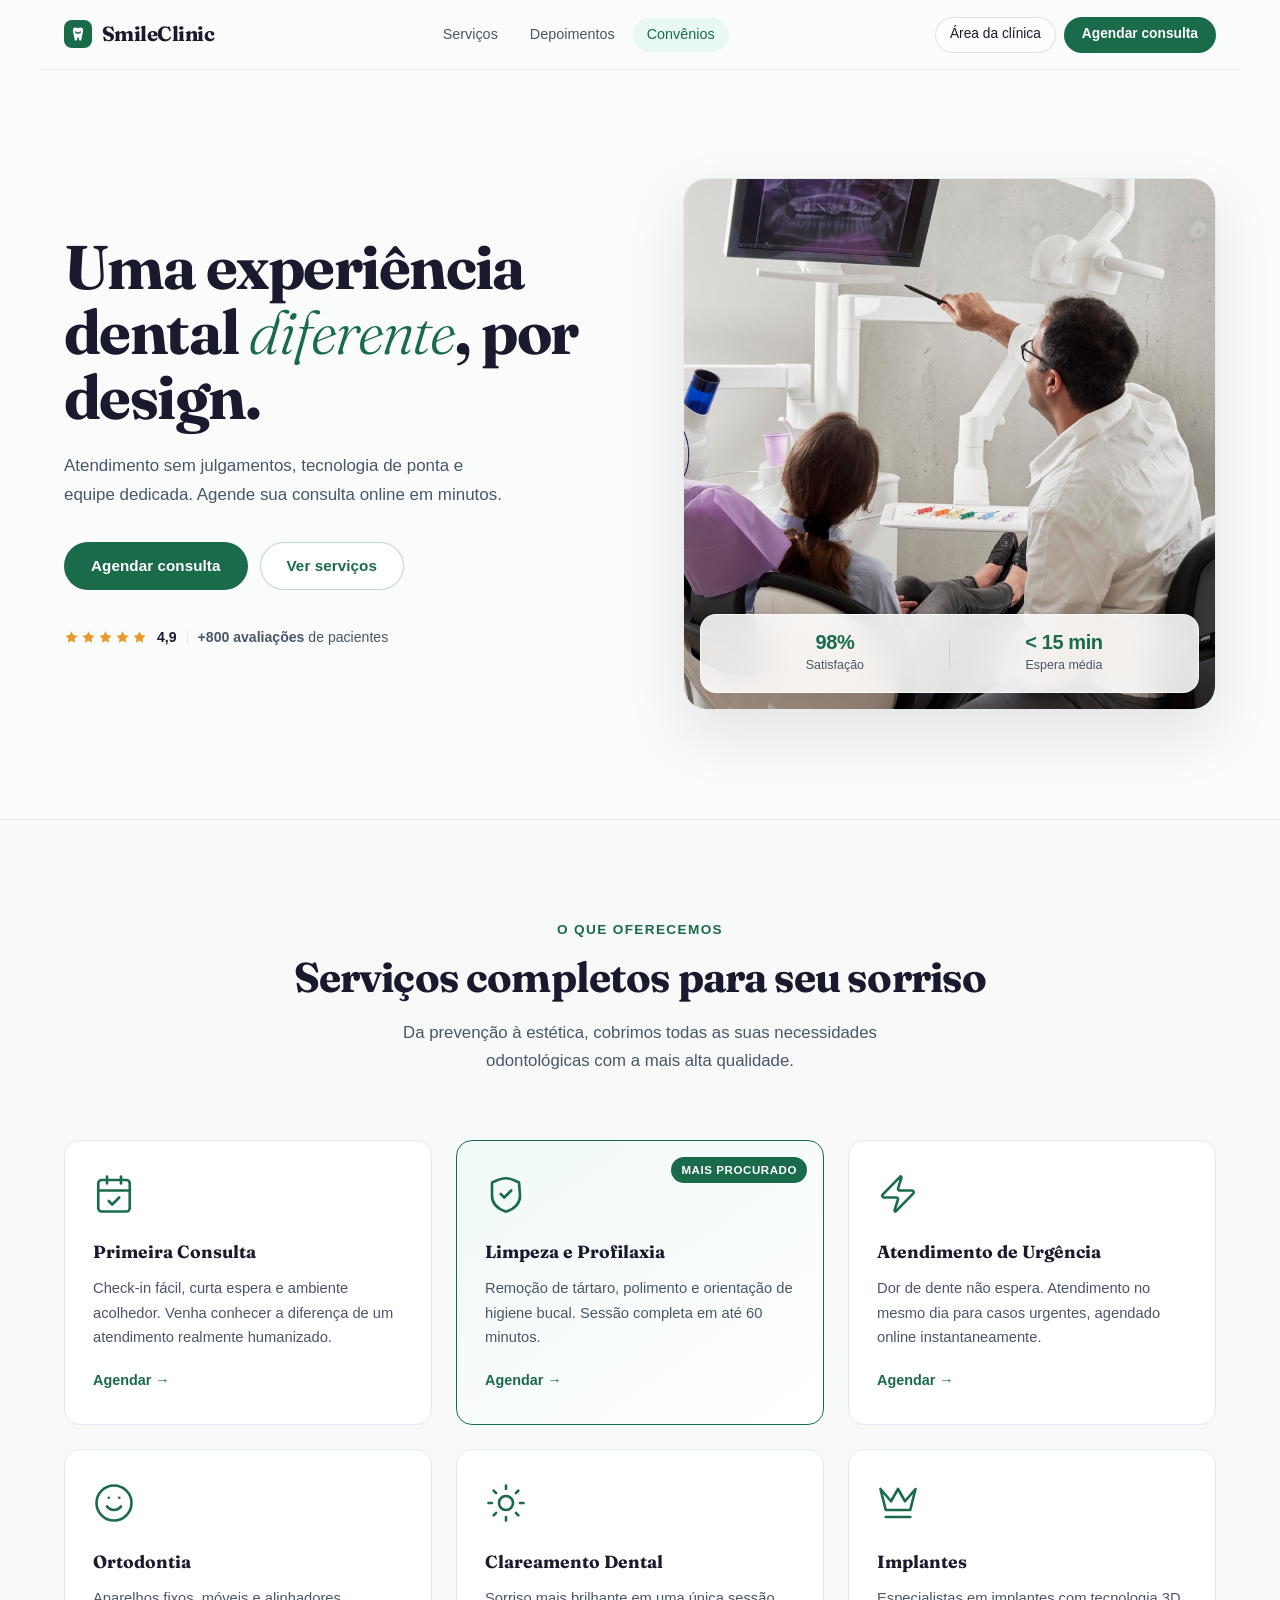
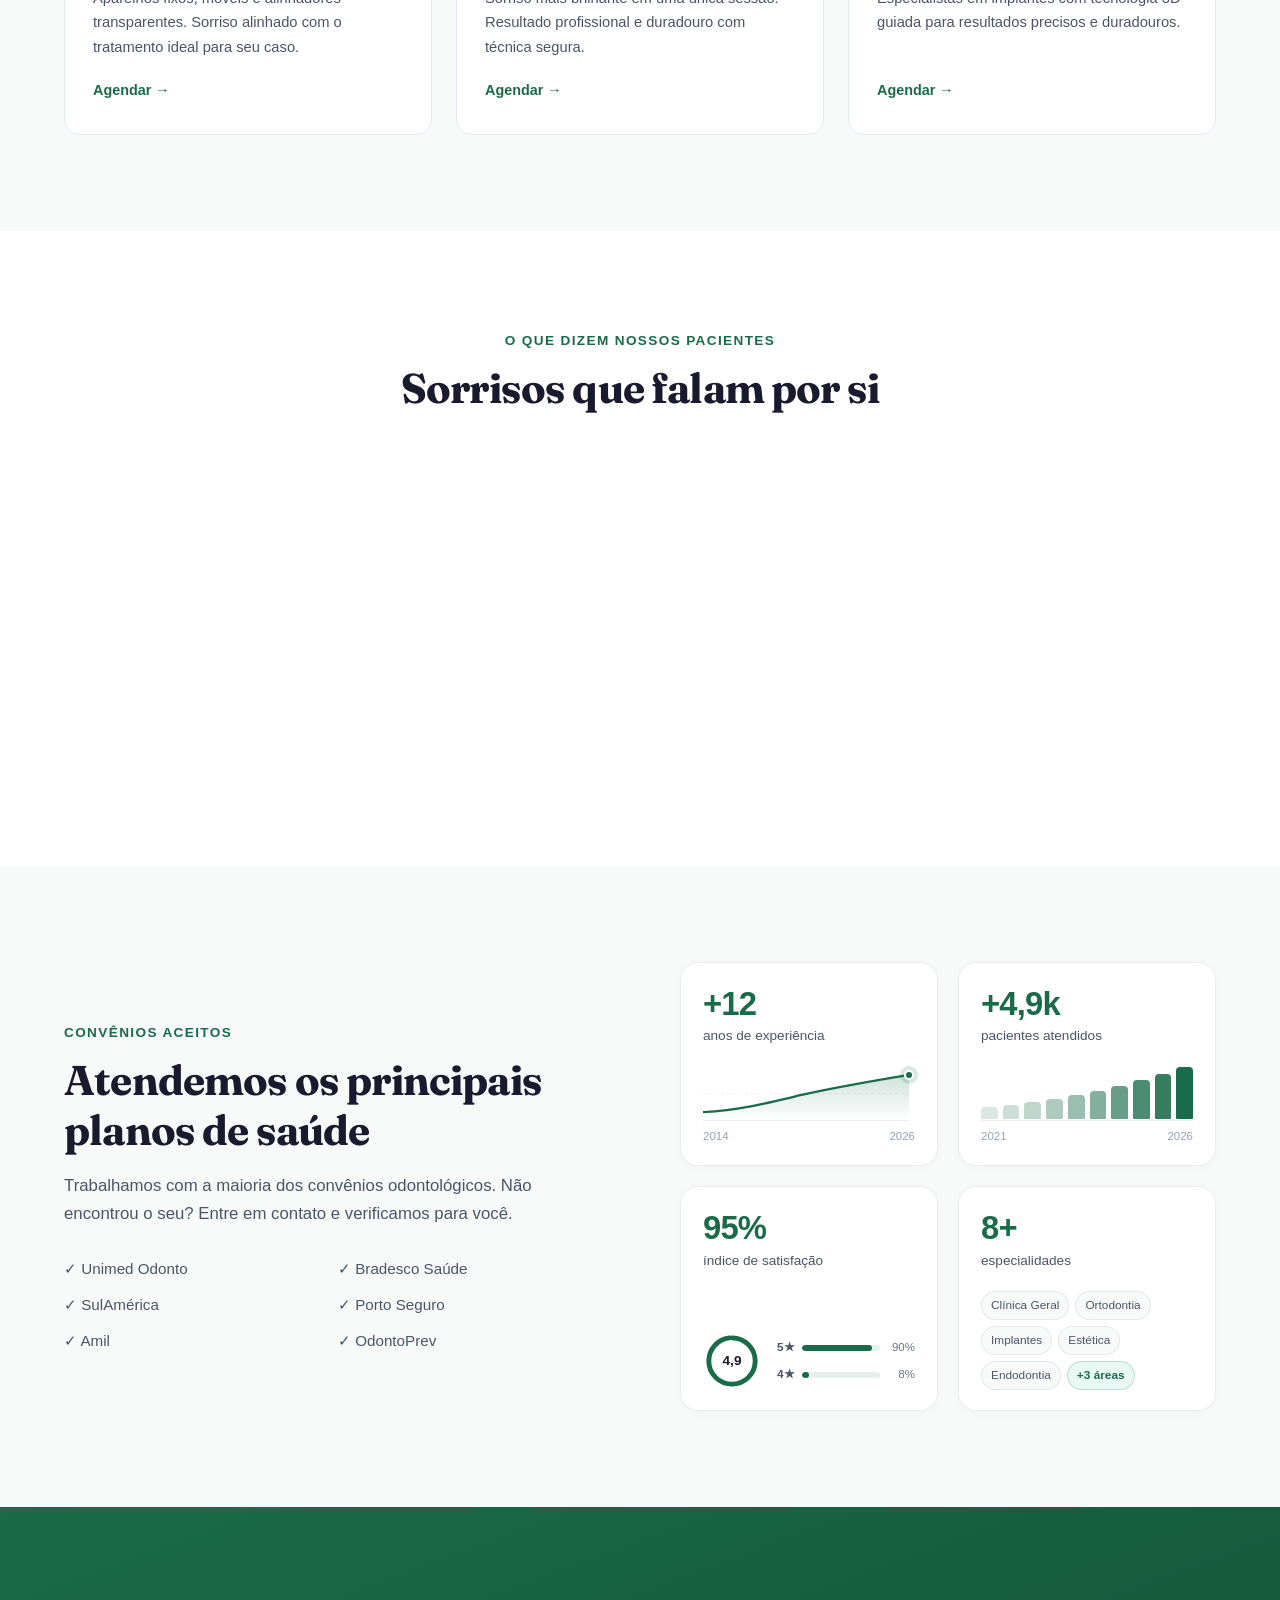
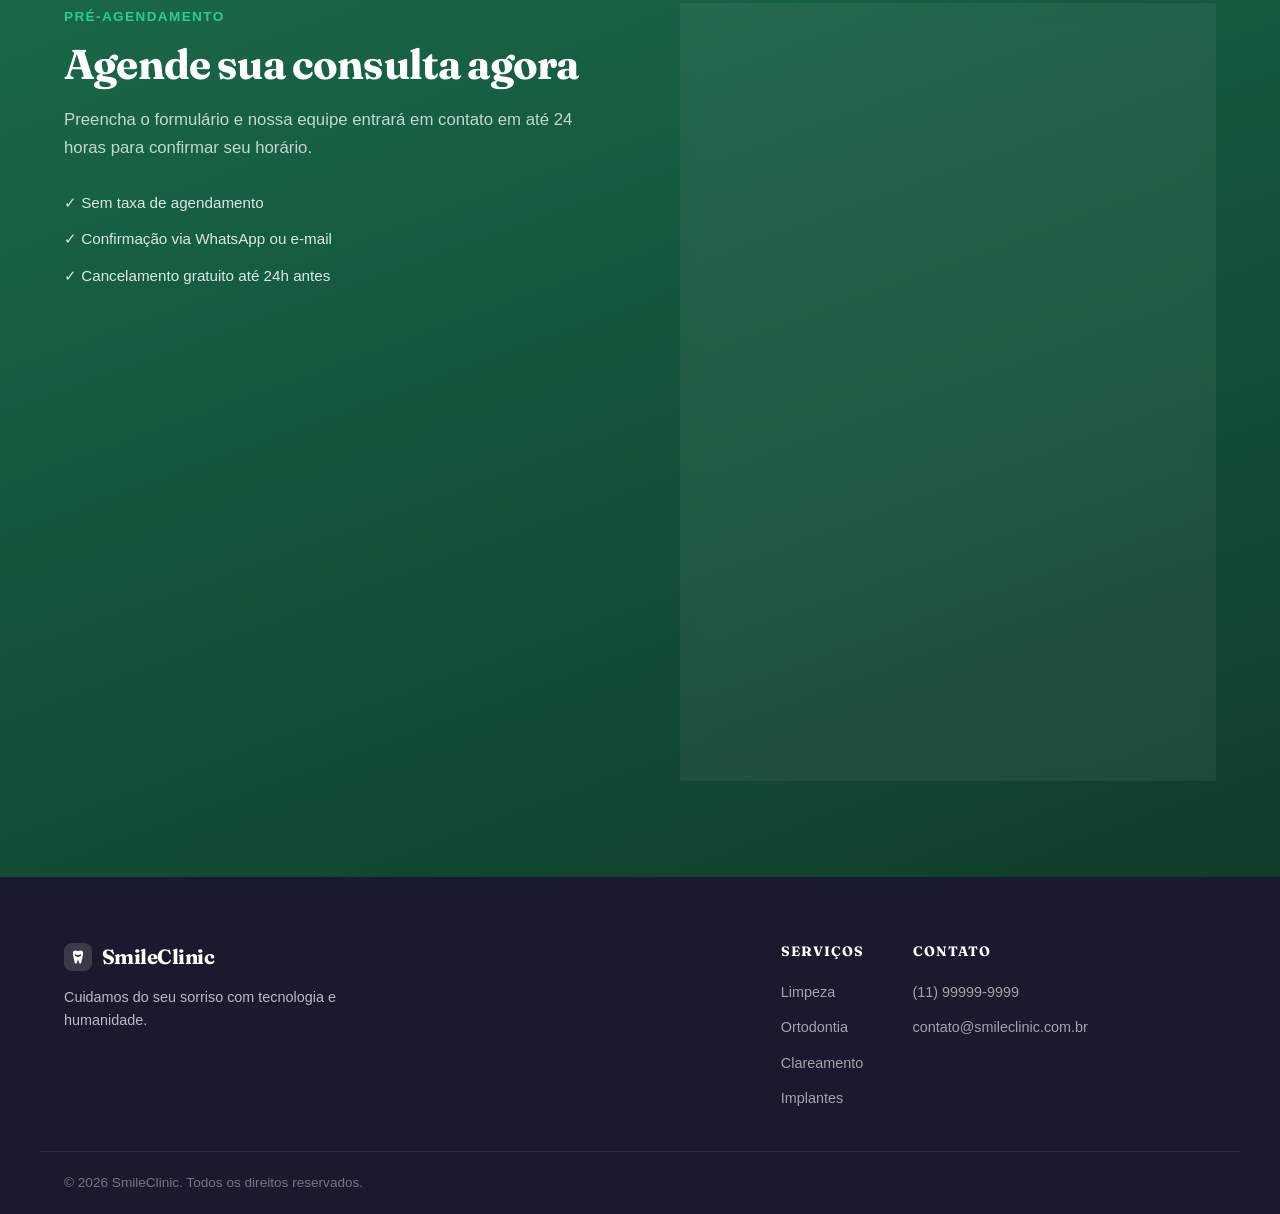
<file: Front-End/index.html>
<!DOCTYPE html>
<html lang="pt-BR">
  <head>
    <meta charset="UTF-8" />
    <meta name="viewport" content="width=device-width, initial-scale=1.0" />
    <meta
      name="description"
      content="Agende sua consulta odontológica online com rapidez e sem complicação. Atendimento moderno, humanizado e acessível para toda a família."
    />
    <title>SmileClinic — Cuide do seu sorriso com facilidade</title>
    <link rel="icon" type="image/svg+xml" href="favicon.svg" />
    <link rel="preconnect" href="https://fonts.googleapis.com" />
    <link rel="preconnect" href="https://fonts.gstatic.com" crossorigin />
    <link
      href="https://fonts.googleapis.com/css2?family=Fraunces:ital,opsz,wght@0,9..144,300;0,9..144,400;0,9..144,700;1,9..144,300;1,9..144,400;1,9..144,700&display=swap"
      rel="stylesheet"
    />
    <link
      href="https://api.fontshare.com/v2/css?f[]=satoshi@300,400,500,700&display=swap"
      rel="stylesheet"
    />
    <link rel="stylesheet" href="style.css" />
  </head>
  <body>

    <nav class="navbar" id="navbar" role="navigation" aria-label="Menu principal">
      <div class="nav-shell">
        <a href="#inicio" class="nav-logo" aria-label="SmileClinic - Página inicial">
          <svg class="logo-marca" viewBox="0 0 32 32" aria-hidden="true">
            <rect class="logo-marca-bg" width="32" height="32" rx="9" />
            <path class="logo-marca-dente" d="M10.2 11.4c0-3.1 3.3-3.6 5.8-2 2.5-1.6 5.8-1.1 5.8 2 0 3.7-1.4 6.5-2 11-.2 1.6-2 1.8-2.5.2l-.7-2.5c-.2-.7-1-.7-1.2 0l-.7 2.5c-.5 1.6-2.3 1.4-2.5-.2-.6-4.5-2-7.3-2-11Z" />
            <path class="logo-marca-sorriso" d="M13.2 13.7c1.6 1.5 4 1.5 5.6 0" />
          </svg>
          <span>SmileClinic</span>
        </a>
        <div class="nav-menu" id="nav-menu">
          <ul class="nav-links" role="list">
            <li><a href="#servicos" class="nav-link" data-nav-sec="servicos">Serviços</a></li>
            <li><a href="#depoimentos" class="nav-link" data-nav-sec="depoimentos">Depoimentos</a></li>
            <li><a href="#agendamento" class="nav-link" data-nav-sec="agendamento">Convênios</a></li>
          </ul>
          <div class="nav-acoes">
            <a href="painel/login.html" class="nav-clinica">Área da clínica</a>
            <a href="#formulario" class="nav-cta" id="nav-cta-agendar">
              Agendar consulta
            </a>
          </div>
        </div>
        <button
          class="nav-toggle"
          id="nav-toggle"
          aria-controls="nav-menu"
          aria-expanded="false"
          aria-label="Abrir menu de navegação"
        >
          <span class="hamburger"></span>
          <span class="hamburger"></span>
        </button>
      </div>
    </nav>

    <main>

      <section class="hero" id="inicio" aria-labelledby="hero-titulo">
        <div class="hero-container">
          <div class="hero-content">
            <h1 class="hero-titulo" id="hero-titulo">
              Uma experiência dental
              <em>diferente</em>, por design.
            </h1>
            <p class="hero-subtitulo">
              Atendimento sem julgamentos, tecnologia de ponta e equipe
              dedicada. Agende sua consulta online em minutos.
            </p>
            <div class="hero-acoes">
              <a href="#formulario" class="btn btn-primario" id="hero-cta-agendar">
                Agendar consulta
              </a>
              <a href="#servicos" class="btn btn-secundario" id="hero-cta-servicos">
                Ver serviços
              </a>
            </div>
            <div class="hero-prova-social" aria-label="Avaliação 4,9 de 5 com mais de 800 pacientes">
              <div class="estrelas-svg" aria-hidden="true">
                <svg viewBox="0 0 20 20"><path d="M10 1.8l2.47 5.01 5.53.8-4 3.9.94 5.51L10 14.42l-4.94 2.6.94-5.51-4-3.9 5.53-.8L10 1.8z"/></svg>
                <svg viewBox="0 0 20 20"><path d="M10 1.8l2.47 5.01 5.53.8-4 3.9.94 5.51L10 14.42l-4.94 2.6.94-5.51-4-3.9 5.53-.8L10 1.8z"/></svg>
                <svg viewBox="0 0 20 20"><path d="M10 1.8l2.47 5.01 5.53.8-4 3.9.94 5.51L10 14.42l-4.94 2.6.94-5.51-4-3.9 5.53-.8L10 1.8z"/></svg>
                <svg viewBox="0 0 20 20"><path d="M10 1.8l2.47 5.01 5.53.8-4 3.9.94 5.51L10 14.42l-4.94 2.6.94-5.51-4-3.9 5.53-.8L10 1.8z"/></svg>
                <svg viewBox="0 0 20 20"><path d="M10 1.8l2.47 5.01 5.53.8-4 3.9.94 5.51L10 14.42l-4.94 2.6.94-5.51-4-3.9 5.53-.8L10 1.8z"/></svg>
              </div>
              <span class="prova-nota">4,9</span>
              <span class="prova-divisor" aria-hidden="true"></span>
              <p><strong>+800 avaliações</strong> de pacientes</p>
            </div>
          </div>
          <div class="hero-imagem">
            <div class="imagem-wrapper">
              <img src="assets/hero-bg.jpg" alt="Consultório odontológico moderno e iluminado" class="hero-img" />
              <div class="hero-dock" aria-label="Indicadores de atendimento">
                <div class="hero-dock-item">
                  <span class="hero-dock-valor">98%</span>
                  <span class="hero-dock-rotulo">Satisfação</span>
                </div>
                <span class="hero-dock-sep" aria-hidden="true"></span>
                <div class="hero-dock-item">
                  <span class="hero-dock-valor">&lt; 15 min</span>
                  <span class="hero-dock-rotulo">Espera média</span>
                </div>
              </div>
            </div>
          </div>
        </div>
      </section>

      <section class="servicos" id="servicos" aria-labelledby="servicos-titulo">
        <div class="section-container">
          <div class="section-cabecalho">
            <p class="section-tag">O que oferecemos</p>
            <h2 class="section-titulo" id="servicos-titulo">
              Serviços completos para seu sorriso
            </h2>
            <p class="section-subtitulo">
              Da prevenção à estética, cobrimos todas as suas necessidades
              odontológicas com a mais alta qualidade.
            </p>
          </div>
          <ul class="servicos-grid" role="list">
            <li class="servico-card" id="servico-consulta">
              <div class="servico-icone" aria-hidden="true"><svg xmlns="http://www.w3.org/2000/svg" width="32" height="32" viewBox="0 0 24 24" fill="none" stroke="currentColor" stroke-width="2" stroke-linecap="round" stroke-linejoin="round" class="lucide lucide-calendar-check"><rect x="3" y="4" width="18" height="18" rx="2" ry="2"/><line x1="16" x2="16" y1="2" y2="6"/><line x1="8" x2="8" y1="2" y2="6"/><line x1="3" x2="21" y1="10" y2="10"/><path d="m9 16 2 2 4-4"/></svg></div>
              <h3 class="servico-titulo">Primeira Consulta</h3>
              <p class="servico-descricao">
                Check-in fácil, curta espera e ambiente acolhedor. Venha
                conhecer a diferença de um atendimento realmente humanizado.
              </p>
              <a href="#formulario" class="servico-link" id="link-consulta" data-servico="primeira-consulta" aria-label="Agendar Primeira Consulta">
                Agendar &rarr;
              </a>
            </li>
            <li class="servico-card destaque" id="servico-limpeza">
              <div class="servico-tag-destaque">Mais Procurado</div>
              <div class="servico-icone" aria-hidden="true"><svg xmlns="http://www.w3.org/2000/svg" width="32" height="32" viewBox="0 0 24 24" fill="none" stroke="currentColor" stroke-width="2" stroke-linecap="round" stroke-linejoin="round" class="lucide lucide-shield-check"><path d="M20 13c0 5-3.5 7.5-7.66 8.95a1 1 0 0 1-.67-.01C7.5 20.5 4 18 4 13V6a1 1 0 0 1 1-1c2-1 4-2 7-2 2.5 0 4.5 1 6.5 2a1 1 0 0 1 1 1z"/><path d="m9 12 2 2 4-4"/></svg></div>
              <h3 class="servico-titulo">Limpeza e Profilaxia</h3>
              <p class="servico-descricao">
                Remoção de tártaro, polimento e orientação de higiene bucal.
                Sessão completa em até 60 minutos.
              </p>
              <a href="#formulario" class="servico-link" id="link-limpeza" data-servico="limpeza" aria-label="Agendar Limpeza e Profilaxia">
                Agendar &rarr;
              </a>
            </li>
            <li class="servico-card" id="servico-emergencia">
              <div class="servico-icone" aria-hidden="true"><svg xmlns="http://www.w3.org/2000/svg" width="32" height="32" viewBox="0 0 24 24" fill="none" stroke="currentColor" stroke-width="2" stroke-linecap="round" stroke-linejoin="round" class="lucide lucide-zap"><path d="M4 14a1 1 0 0 1-.78-1.63l9.9-10.2a.5.5 0 0 1 .86.46l-1.92 6.02A1 1 0 0 0 13 10h7a1 1 0 0 1 .78 1.63l-9.9 10.2a.5.5 0 0 1-.86-.46l1.92-6.02A1 1 0 0 0 11 14z"/></svg></div>
              <h3 class="servico-titulo">Atendimento de Urgência</h3>
              <p class="servico-descricao">
                Dor de dente não espera. Atendimento no mesmo dia para casos
                urgentes, agendado online instantaneamente.
              </p>
              <a href="#formulario" class="servico-link" id="link-emergencia" data-servico="emergencia" aria-label="Agendar Atendimento de Urgência">
                Agendar &rarr;
              </a>
            </li>
            <li class="servico-card" id="servico-ortodontia">
              <div class="servico-icone" aria-hidden="true"><svg xmlns="http://www.w3.org/2000/svg" width="32" height="32" viewBox="0 0 24 24" fill="none" stroke="currentColor" stroke-width="2" stroke-linecap="round" stroke-linejoin="round" class="lucide lucide-smile"><circle cx="12" cy="12" r="10"/><path d="M8 14s1.5 2 4 2 4-2 4-2"/><line x1="9" x2="9.01" y1="9" y2="9"/><line x1="15" x2="15.01" y1="9" y2="9"/></svg></div>
              <h3 class="servico-titulo">Ortodontia</h3>
              <p class="servico-descricao">
                Aparelhos fixos, móveis e alinhadores transparentes. Sorriso
                alinhado com o tratamento ideal para seu caso.
              </p>
              <a href="#formulario" class="servico-link" id="link-ortodontia" data-servico="ortodontia" aria-label="Agendar Ortodontia">
                Agendar &rarr;
              </a>
            </li>
            <li class="servico-card" id="servico-clareamento">
              <div class="servico-icone" aria-hidden="true"><svg xmlns="http://www.w3.org/2000/svg" width="32" height="32" viewBox="0 0 24 24" fill="none" stroke="currentColor" stroke-width="2" stroke-linecap="round" stroke-linejoin="round" class="lucide lucide-sun"><circle cx="12" cy="12" r="4"/><path d="M12 2v2"/><path d="M12 20v2"/><path d="m4.93 4.93 1.41 1.41"/><path d="m17.66 17.66 1.41 1.41"/><path d="M2 12h2"/><path d="M20 12h2"/><path d="m6.34 17.66-1.41 1.41"/><path d="m19.07 4.93-1.41 1.41"/></svg></div>
              <h3 class="servico-titulo">Clareamento Dental</h3>
              <p class="servico-descricao">
                Sorriso mais brilhante em uma única sessão. Resultado
                profissional e duradouro com técnica segura.
              </p>
              <a href="#formulario" class="servico-link" id="link-clareamento" data-servico="clareamento" aria-label="Agendar Clareamento Dental">
                Agendar &rarr;
              </a>
            </li>
            <li class="servico-card" id="servico-implante">
              <div class="servico-icone" aria-hidden="true"><svg xmlns="http://www.w3.org/2000/svg" width="32" height="32" viewBox="0 0 24 24" fill="none" stroke="currentColor" stroke-width="2" stroke-linecap="round" stroke-linejoin="round" class="lucide lucide-crown"><path d="m2 4 3 12h14l3-12-6 7-4-7-4 7-6-7zm3 16h14"/></svg></div>
              <h3 class="servico-titulo">Implantes</h3>
              <p class="servico-descricao">
                Especialistas em implantes com tecnologia 3D guiada para
                resultados precisos e duradouros.
              </p>
              <a href="#formulario" class="servico-link" id="link-implante" data-servico="implante" aria-label="Agendar Implantes">
                Agendar &rarr;
              </a>
            </li>
          </ul>
        </div>
      </section>

      <section class="depoimentos" id="depoimentos" aria-labelledby="depoimentos-titulo">
        <div class="section-container depoimentos-container">
          <div class="section-cabecalho">
            <p class="section-tag">O que dizem nossos pacientes</p>
            <h2 class="section-titulo" id="depoimentos-titulo">
              Sorrisos que falam por si
            </h2>
          </div>
          <div class="depoimentos-marquee" id="depoimentos-marquee" aria-label="Depoimentos de pacientes">
            <div class="depoimentos-track" id="depoimentos-track">
              <div class="depoimentos-grupo" role="list">
                <article class="depoimento-card" role="listitem">
                  <div class="depoimento-estrelas" aria-label="5 estrelas" aria-hidden="true">
                    &#9733;&#9733;&#9733;&#9733;&#9733;
                  </div>
                  <blockquote class="depoimento-texto">
                    "Marquei pelo site e fui atendida no horário. A equipe é
                    incrível, muito atenciosa. Nunca tive tanto cuidado em uma
                    consulta odontológica."
                  </blockquote>
                  <footer class="depoimento-autor">
                    <div class="autor-avatar" aria-hidden="true">C</div>
                    <div>
                      <p class="autor-nome">Camila P.</p>
                      <p class="autor-servico">Limpeza e Profilaxia</p>
                    </div>
                  </footer>
                </article>
                <article class="depoimento-card" role="listitem">
                  <div class="depoimento-estrelas" aria-label="5 estrelas" aria-hidden="true">
                    &#9733;&#9733;&#9733;&#9733;&#9733;
                  </div>
                  <blockquote class="depoimento-texto">
                    "A equipe administrativa é sempre gentil. Me sinto ouvido e
                    compreendido. O serviço é de alta qualidade e o atendimento é
                    muito humano."
                  </blockquote>
                  <footer class="depoimento-autor">
                    <div class="autor-avatar" aria-hidden="true">D</div>
                    <div>
                      <p class="autor-nome">Diego T.</p>
                      <p class="autor-servico">Consulta de Avaliação</p>
                    </div>
                  </footer>
                </article>
                <article class="depoimento-card" role="listitem">
                  <div class="depoimento-estrelas" aria-label="5 estrelas" aria-hidden="true">
                    &#9733;&#9733;&#9733;&#9733;&#9733;
                  </div>
                  <blockquote class="depoimento-texto">
                    "A higienista explicou cada etapa da limpeza. O dentista se
                    preocupou com como eu estava. É uma clínica centrada no
                    paciente e você não vai se arrepender."
                  </blockquote>
                  <footer class="depoimento-autor">
                    <div class="autor-avatar" aria-hidden="true">J</div>
                    <div>
                      <p class="autor-nome">Juliana F.</p>
                      <p class="autor-servico">Limpeza e Profilaxia</p>
                    </div>
                  </footer>
                </article>
                <article class="depoimento-card" role="listitem">
                  <div class="depoimento-estrelas" aria-label="5 estrelas" aria-hidden="true">
                    &#9733;&#9733;&#9733;&#9733;&#9733;
                  </div>
                  <blockquote class="depoimento-texto">
                    "Fiz o clareamento em consultório e o resultado superou o
                    esperado sem nenhuma sensibilidade. Ambiente silencioso,
                    limpo e pontual."
                  </blockquote>
                  <footer class="depoimento-autor">
                    <div class="autor-avatar" aria-hidden="true">R</div>
                    <div>
                      <p class="autor-nome">Renata S.</p>
                      <p class="autor-servico">Clareamento Dental</p>
                    </div>
                  </footer>
                </article>
                <article class="depoimento-card" role="listitem">
                  <div class="depoimento-estrelas" aria-label="5 estrelas" aria-hidden="true">
                    &#9733;&#9733;&#9733;&#9733;&#9733;
                  </div>
                  <blockquote class="depoimento-texto">
                    "Acompanho minha ortodontia há mais de um ano aqui. Cada
                    retorno é organizado, rápido e com explicação clara da
                    evolução."
                  </blockquote>
                  <footer class="depoimento-autor">
                    <div class="autor-avatar" aria-hidden="true">L</div>
                    <div>
                      <p class="autor-nome">Lucas M.</p>
                      <p class="autor-servico">Ortodontia</p>
                    </div>
                  </footer>
                </article>
                <article class="depoimento-card" role="listitem">
                  <div class="depoimento-estrelas" aria-label="5 estrelas" aria-hidden="true">
                    &#9733;&#9733;&#9733;&#9733;&#9733;
                  </div>
                  <blockquote class="depoimento-texto">
                    "Tive receio antes do implante, mas o planejamento 3D e a
                    calma do dentista tornaram tudo tranquilo do início ao fim."
                  </blockquote>
                  <footer class="depoimento-autor">
                    <div class="autor-avatar" aria-hidden="true">H</div>
                    <div>
                      <p class="autor-nome">Henrique B.</p>
                      <p class="autor-servico">Implantes</p>
                    </div>
                  </footer>
                </article>
                <article class="depoimento-card" role="listitem">
                  <div class="depoimento-estrelas" aria-label="5 estrelas" aria-hidden="true">
                    &#9733;&#9733;&#9733;&#9733;&#9733;
                  </div>
                  <blockquote class="depoimento-texto">
                    "Levei minha filha de 7 anos e ela saiu encantada. A
                    paciência e o jeito lúdico da equipe tiraram qualquer medo de
                    dentista."
                  </blockquote>
                  <footer class="depoimento-autor">
                    <div class="autor-avatar" aria-hidden="true">F</div>
                    <div>
                      <p class="autor-nome">Fernanda L.</p>
                      <p class="autor-servico">Odontopediatria</p>
                    </div>
                  </footer>
                </article>
                <article class="depoimento-card" role="listitem">
                  <div class="depoimento-estrelas" aria-label="5 estrelas" aria-hidden="true">
                    &#9733;&#9733;&#9733;&#9733;&#9733;
                  </div>
                  <blockquote class="depoimento-texto">
                    "As facetas em resina ficaram super naturais, exatamente no
                    tom que eu queria. Explicaram o orçamento com total
                    transparência."
                  </blockquote>
                  <footer class="depoimento-autor">
                    <div class="autor-avatar" aria-hidden="true">M</div>
                    <div>
                      <p class="autor-nome">Mateus A.</p>
                      <p class="autor-servico">Estética Dental</p>
                    </div>
                  </footer>
                </article>
                <article class="depoimento-card" role="listitem">
                  <div class="depoimento-estrelas" aria-label="5 estrelas" aria-hidden="true">
                    &#9733;&#9733;&#9733;&#9733;&#9733;
                  </div>
                  <blockquote class="depoimento-texto">
                    "Precisei de um atendimento de urgência para canal e consegui
                    horário no mesmo dia. Saí do consultório sem dor e muito bem
                    orientada."
                  </blockquote>
                  <footer class="depoimento-autor">
                    <div class="autor-avatar" aria-hidden="true">P</div>
                    <div>
                      <p class="autor-nome">Patrícia G.</p>
                      <p class="autor-servico">Endodontia</p>
                    </div>
                  </footer>
                </article>
                <article class="depoimento-card" role="listitem">
                  <div class="depoimento-estrelas" aria-label="5 estrelas" aria-hidden="true">
                    &#9733;&#9733;&#9733;&#9733;&#9733;
                  </div>
                  <blockquote class="depoimento-texto">
                    "Desde a recepção até a finalização da prótese, tudo
                    impecável. Confirmação rápida pelo WhatsApp e zero atraso nas
                    consultas."
                  </blockquote>
                  <footer class="depoimento-autor">
                    <div class="autor-avatar" aria-hidden="true">R</div>
                    <div>
                      <p class="autor-nome">Rodrigo V.</p>
                      <p class="autor-servico">Reabilitação Oral</p>
                    </div>
                  </footer>
                </article>
              </div>
            </div>
          </div>
        </div>
      </section>

      <section class="convenios" id="agendamento" aria-labelledby="convenios-titulo">
        <div class="section-container">
          <div class="convenios-inner">
            <div class="convenios-texto">
              <p class="section-tag">Convênios aceitos</p>
              <h2 class="section-titulo" id="convenios-titulo">
                Atendemos os principais planos de saúde
              </h2>
              <p class="section-subtitulo">
                Trabalhamos com a maioria dos convênios odontológicos. Não
                encontrou o seu? Entre em contato e verificamos para você.
              </p>
              <ul class="convenios-lista" role="list">
                <li class="convenio-item">&#10003; Unimed Odonto</li>
                <li class="convenio-item">&#10003; Bradesco Saúde</li>
                <li class="convenio-item">&#10003; SulAmérica</li>
                <li class="convenio-item">&#10003; Porto Seguro</li>
                <li class="convenio-item">&#10003; Amil</li>
                <li class="convenio-item">&#10003; OdontoPrev</li>
              </ul>
            </div>
            <div class="convenios-numeros" id="convenios-numeros" aria-label="Estatísticas da clínica">
              <div class="numero-card">
                <div class="numero-topo">
                  <span class="numero-valor" data-count-to="12" data-prefix="+">+12</span>
                  <span class="numero-label">anos de experiência</span>
                </div>
                <div class="metric-viz" aria-hidden="true">
                  <div class="metric-area-wrap">
                    <svg class="metric-area-svg" viewBox="0 0 240 54" preserveAspectRatio="none">
                      <defs>
                        <linearGradient id="grad-exp" x1="0" y1="0" x2="0" y2="1">
                          <stop offset="0%" stop-color="#1a6b4a" stop-opacity="0.2" />
                          <stop offset="100%" stop-color="#1a6b4a" stop-opacity="0" />
                        </linearGradient>
                      </defs>
                      <line class="metric-gridline" x1="0" y1="27" x2="240" y2="27" vector-effect="non-scaling-stroke" />
                      <path class="metric-area-fill" d="M 0 46 C 42 44, 74 37, 112 29 C 152 21, 192 15, 240 8 L 240 54 L 0 54 Z" />
                      <path class="metric-spark-line" d="M 0 46 C 42 44, 74 37, 112 29 C 152 21, 192 15, 240 8" vector-effect="non-scaling-stroke" />
                    </svg>
                    <span class="metric-spark-dot"></span>
                  </div>
                  <div class="metric-eixo">
                    <span>2014</span>
                    <span>2026</span>
                  </div>
                </div>
              </div>

              <div class="numero-card">
                <div class="numero-topo">
                  <span class="numero-valor" data-count-to="5" data-prefix="+" data-suffix="k" data-decimals="1">+5k</span>
                  <span class="numero-label">pacientes atendidos</span>
                </div>
                <div class="metric-viz" aria-hidden="true">
                  <div class="metric-bars">
                    <span style="--h: 22%; --o: 0.16; --i: 0"></span>
                    <span style="--h: 27%; --o: 0.22; --i: 1"></span>
                    <span style="--h: 33%; --o: 0.28; --i: 2"></span>
                    <span style="--h: 38%; --o: 0.35; --i: 3"></span>
                    <span style="--h: 46%; --o: 0.44; --i: 4"></span>
                    <span style="--h: 54%; --o: 0.54; --i: 5"></span>
                    <span style="--h: 63%; --o: 0.66; --i: 6"></span>
                    <span style="--h: 74%; --o: 0.78; --i: 7"></span>
                    <span style="--h: 86%; --o: 0.88; --i: 8"></span>
                    <span style="--h: 100%; --o: 1; --i: 9"></span>
                  </div>
                  <div class="metric-eixo">
                    <span>2021</span>
                    <span>2026</span>
                  </div>
                </div>
              </div>

              <div class="numero-card">
                <div class="numero-topo">
                  <span class="numero-valor" data-count-to="98" data-suffix="%">98%</span>
                  <span class="numero-label">índice de satisfação</span>
                </div>
                <div class="metric-satisfacao" aria-hidden="true">
                  <div class="metric-ring-box">
                    <svg class="metric-ring" viewBox="0 0 60 60">
                      <circle class="metric-ring-track" cx="30" cy="30" r="24" />
                      <circle class="metric-ring-fill" cx="30" cy="30" r="24" pathLength="100" />
                    </svg>
                    <span class="metric-ring-centro">4,9</span>
                  </div>
                  <div class="metric-dist">
                    <div class="metric-dist-row">
                      <span class="metric-dist-estrela">5&#9733;</span>
                      <div class="metric-dist-track"><i style="--w: 90%; --i: 0"></i></div>
                      <span class="metric-dist-pct">90%</span>
                    </div>
                    <div class="metric-dist-row">
                      <span class="metric-dist-estrela">4&#9733;</span>
                      <div class="metric-dist-track"><i style="--w: 8%; --i: 1"></i></div>
                      <span class="metric-dist-pct">8%</span>
                    </div>
                  </div>
                </div>
              </div>

              <div class="numero-card">
                <div class="numero-topo">
                  <span class="numero-valor" data-count-to="8" data-suffix="+">8+</span>
                  <span class="numero-label">especialidades</span>
                </div>
                <div class="metric-tags" aria-hidden="true">
                  <span style="--i: 0">Clínica Geral</span>
                  <span style="--i: 1">Ortodontia</span>
                  <span style="--i: 2">Implantes</span>
                  <span style="--i: 3">Estética</span>
                  <span style="--i: 4">Endodontia</span>
                  <span class="destaque" style="--i: 5">+3 áreas</span>
                </div>
              </div>
            </div>
          </div>
        </div>
      </section>

      <section class="formulario-section" id="formulario" aria-labelledby="formulario-titulo">
        <div class="section-container">
          <div class="formulario-inner">
            <div class="formulario-info">
              <p class="section-tag">Pré-agendamento</p>
              <h2 class="section-titulo" id="formulario-titulo">
                Agende sua consulta agora
              </h2>
              <p class="section-subtitulo">
                Preencha o formulário e nossa equipe entrará em contato em até
                24 horas para confirmar seu horário.
              </p>
              <ul class="formulario-beneficios" role="list">
                <li>&#10003; Sem taxa de agendamento</li>
                <li>&#10003; Confirmação via WhatsApp ou e-mail</li>
                <li>&#10003; Cancelamento gratuito até 24h antes</li>
              </ul>
            </div>

            <form
              class="formulario"
              id="form-agendamento"
              novalidate
              aria-labelledby="formulario-titulo"
            >
              <div class="form-grupo">
                <label for="nome" class="form-label">Nome completo</label>
                <input
                  type="text"
                  id="nome"
                  name="nome"
                  class="form-input"
                  placeholder="Seu nome completo"
                  autocomplete="name"
                  required
                  aria-required="true"
                  aria-describedby="nome-erro"
                />
                <span class="form-erro" id="nome-erro" role="alert" aria-live="polite"></span>
              </div>

              <div class="form-grupo">
                <label for="email" class="form-label">E-mail</label>
                <input
                  type="email"
                  id="email"
                  name="email"
                  class="form-input"
                  placeholder="seu@email.com"
                  autocomplete="email"
                  required
                  aria-required="true"
                  aria-describedby="email-erro"
                />
                <span class="form-erro" id="email-erro" role="alert" aria-live="polite"></span>
              </div>

              <div class="form-grupo">
                <label for="telefone" class="form-label">Telefone / WhatsApp</label>
                <input
                  type="tel"
                  id="telefone"
                  name="telefone"
                  class="form-input"
                  placeholder="(11) 99999-9999"
                  autocomplete="tel"
                  required
                  aria-required="true"
                  aria-describedby="telefone-erro"
                />
                <span class="form-erro" id="telefone-erro" role="alert" aria-live="polite"></span>
              </div>

              <div class="form-grupo">
                <label for="servico" class="form-label">Serviço desejado</label>
                <select
                  id="servico"
                  name="servico"
                  class="form-input form-select"
                  required
                  aria-required="true"
                  aria-describedby="servico-erro"
                >
                  <option value="" disabled selected>Selecione um serviço</option>
                  <option value="primeira-consulta">Primeira Consulta</option>
                  <option value="limpeza">Limpeza e Profilaxia</option>
                  <option value="emergencia">Atendimento de Urgência</option>
                  <option value="ortodontia">Ortodontia</option>
                  <option value="clareamento">Clareamento Dental</option>
                  <option value="implante">Implantes</option>
                  <option value="outro">Outro</option>
                </select>
                <span class="form-erro" id="servico-erro" role="alert" aria-live="polite"></span>
              </div>

              <div class="form-grupo">
                <label for="mensagem" class="form-label">
                  Mensagem <span class="form-opcional">(opcional)</span>
                </label>
                <textarea
                  id="mensagem"
                  name="mensagem"
                  class="form-input form-textarea"
                  placeholder="Descreva sua necessidade ou dúvida..."
                  rows="3"
                  aria-describedby="mensagem-dica"
                ></textarea>
                <span class="form-dica" id="mensagem-dica">
                  Máximo de 500 caracteres
                </span>
              </div>

              <button
                type="submit"
                class="btn btn-primario btn-formulario"
                id="btn-submit"
                aria-describedby="form-status"
              >
                <span class="btn-texto">Solicitar Agendamento</span>
                <span class="btn-spinner" aria-hidden="true"></span>
              </button>

              <div
                class="form-feedback"
                id="form-status"
                role="status"
                aria-live="polite"
                aria-atomic="true"
              ></div>
            </form>
          </div>
        </div>
      </section>

    </main>

    <footer class="footer" role="contentinfo">
      <div class="footer-container">
        <div class="footer-marca">
          <a href="#inicio" class="nav-logo" aria-label="SmileClinic">
            <svg class="logo-marca" viewBox="0 0 32 32" aria-hidden="true">
              <rect class="logo-marca-bg" width="32" height="32" rx="9" />
              <path class="logo-marca-dente" d="M10.2 11.4c0-3.1 3.3-3.6 5.8-2 2.5-1.6 5.8-1.1 5.8 2 0 3.7-1.4 6.5-2 11-.2 1.6-2 1.8-2.5.2l-.7-2.5c-.2-.7-1-.7-1.2 0l-.7 2.5c-.5 1.6-2.3 1.4-2.5-.2-.6-4.5-2-7.3-2-11Z" />
              <path class="logo-marca-sorriso" d="M13.2 13.7c1.6 1.5 4 1.5 5.6 0" />
            </svg>
            <span>SmileClinic</span>
          </a>
          <p class="footer-descricao">
            Cuidamos do seu sorriso com tecnologia e humanidade.
          </p>
        </div>
        <nav class="footer-nav" aria-label="Links do rodapé">
          <div class="footer-coluna">
            <h3 class="footer-titulo">Serviços</h3>
            <ul role="list">
              <li><a href="#servicos">Limpeza</a></li>
              <li><a href="#servicos">Ortodontia</a></li>
              <li><a href="#servicos">Clareamento</a></li>
              <li><a href="#servicos">Implantes</a></li>
            </ul>
          </div>
          <div class="footer-coluna">
            <h3 class="footer-titulo">Contato</h3>
            <ul role="list">
              <li><a href="tel:+5511999999999">(11) 99999-9999</a></li>
              <li><a href="mailto:contato@smileclinic.com.br">contato@smileclinic.com.br</a></li>
            </ul>
          </div>
        </nav>
      </div>
      <div class="footer-rodape">
        <p>&copy; 2026 SmileClinic. Todos os direitos reservados.</p>
      </div>
    </footer>

    <script src="script.js"></script>
  </body>
</html>
</file>
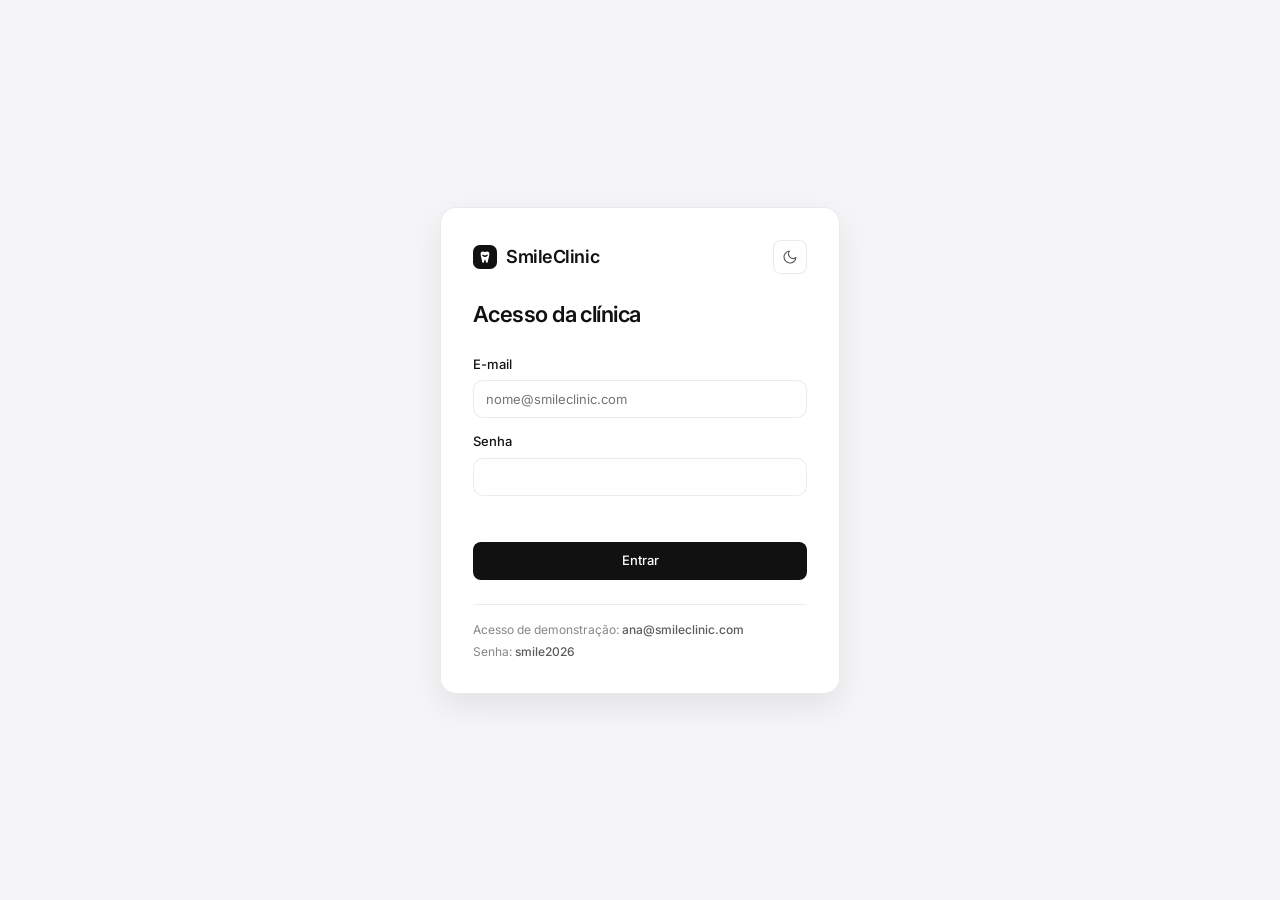
<file: Front-End/painel/agenda.html>
<!DOCTYPE html>
<html lang="pt-BR">
  <head>
    <meta charset="UTF-8" />
    <meta name="viewport" content="width=device-width, initial-scale=1.0" />
    <title>Agenda - SmileClinic</title>
    <link rel="icon" type="image/svg+xml" href="../favicon.svg" />
    <script src="theme.js"></script>
    <link rel="preconnect" href="https://fonts.googleapis.com" />
    <link rel="preconnect" href="https://fonts.gstatic.com" crossorigin />
    <link
      href="https://fonts.googleapis.com/css2?family=Inter:wght@400;500;600&display=swap"
      rel="stylesheet"
    />
    <link rel="stylesheet" href="painel.css" />
  </head>
  <body data-pagina="agenda">
    <div class="app-shell">
      <div id="sidebar-slot"></div>

      <main class="conteudo">
        <header class="page-header">
          <div class="page-header-titulo">
            <h1>Agenda da recepção</h1>
          </div>
          <div class="page-acoes">
            <button type="button" id="btn-solicitacoes" class="btn btn-secundario">
              <span>Pré-agendamentos</span>
              <span id="badge-solicitacoes" class="nav-badge oculto">0</span>
            </button>
            <button type="button" id="btn-novo-agendamento" class="btn btn-primario">
              + Novo agendamento
            </button>
          </div>
        </header>

        <section class="barra-filtros" aria-label="Filtros da agenda">
          <div class="controle-data">
            <button
              type="button"
              id="btn-dia-anterior"
              class="icon-btn"
              aria-label="Dia anterior"
            >
              <svg viewBox="0 0 24 24" aria-hidden="true">
                <polyline points="15 18 9 12 15 6" />
              </svg>
            </button>
            <input
              type="date"
              id="filtro-data"
              class="input tabular"
              aria-label="Data da agenda"
            />
            <button
              type="button"
              id="btn-dia-seguinte"
              class="icon-btn"
              aria-label="Próximo dia"
            >
              <svg viewBox="0 0 24 24" aria-hidden="true">
                <polyline points="9 18 15 12 9 6" />
              </svg>
            </button>
            <button type="button" id="btn-hoje" class="btn btn-secundario btn-sm">
              Hoje
            </button>
          </div>

          <select
            id="filtro-dentista"
            class="select"
            aria-label="Filtrar por profissional"
          ></select>

          <select
            id="filtro-status"
            class="select"
            aria-label="Filtrar por status"
          ></select>

          <div class="campo-busca">
            <svg viewBox="0 0 24 24" aria-hidden="true">
              <circle cx="11" cy="11" r="8" />
              <line x1="21" y1="21" x2="16.65" y2="16.65" />
            </svg>
            <input
              type="search"
              id="filtro-busca"
              class="input"
              placeholder="Buscar paciente por nome ou CPF"
              aria-label="Buscar paciente por nome ou CPF"
            />
          </div>
        </section>

        <section class="kpi-grid" aria-label="Resumo do dia">
          <button type="button" class="kpi-card" data-kpi-status="">
            <span id="kpi-total" class="kpi-valor">0</span>
            <span class="kpi-rotulo">Agendamentos do dia</span>
          </button>
          <button type="button" class="kpi-card" data-kpi-status="confirmada">
            <span id="kpi-confirmados" class="kpi-valor">0</span>
            <span class="kpi-rotulo">Confirmados</span>
          </button>
          <button type="button" class="kpi-card" data-kpi-status="na_recepcao">
            <span id="kpi-recepcao" class="kpi-valor">0</span>
            <span class="kpi-rotulo">Na recepção</span>
          </button>
          <button type="button" class="kpi-card" data-kpi-status="em_atendimento">
            <span id="kpi-atendimento" class="kpi-valor">0</span>
            <span class="kpi-rotulo">Em atendimento</span>
          </button>
        </section>

        <section class="card" aria-labelledby="titulo-agendados">
          <div class="card-topo">
            <div>
              <h2 id="titulo-agendados">Pacientes agendados</h2>
              <p id="agenda-data-extenso" class="card-meta"></p>
            </div>
            <div id="seg-visao" class="segmented" role="tablist" aria-label="Modo de visualização">
              <div class="segmented-thumb" aria-hidden="true"></div>
              <button type="button" role="tab" data-visao="lista" aria-selected="true">
                Lista
              </button>
              <button type="button" role="tab" data-visao="dia" aria-selected="false">
                Dia
              </button>
              <button type="button" role="tab" data-visao="semana" aria-selected="false">
                Semana
              </button>
            </div>
          </div>

          <div id="visao-lista" class="visao-animada">
            <div class="tabela-wrap">
              <table>
                <thead>
                  <tr>
                    <th>Horário</th>
                    <th>Paciente</th>
                    <th>Procedimento</th>
                    <th>Profissional</th>
                    <th>Status</th>
                    <th class="td-acoes">Ações</th>
                  </tr>
                </thead>
                <tbody id="lista-consultas"></tbody>
              </table>
            </div>
            <div id="paginacao-agenda" class="paginacao"></div>
          </div>

          <div id="visao-dia" class="visao-animada oculto"></div>
          <div id="visao-semana" class="visao-animada oculto"></div>
        </section>
      </main>
    </div>

    <!-- Modal: Novo Agendamento -->
    <div id="modal-consulta" class="modal-backdrop" aria-hidden="true" role="dialog" aria-modal="true" aria-labelledby="titulo-modal-consulta">
      <div class="modal-sheet">
        <div class="modal-topo">
          <h2 id="titulo-modal-consulta">Novo agendamento</h2>
          <button type="button" class="icon-btn" data-fechar-modal aria-label="Fechar">
            <svg viewBox="0 0 24 24" aria-hidden="true">
              <line x1="18" y1="6" x2="6" y2="18" />
              <line x1="6" y1="6" x2="18" y2="18" />
            </svg>
          </button>
        </div>
        <form id="form-consulta" class="form-grid">
          <div class="campo">
            <label for="c-paciente">Paciente</label>
            <select id="c-paciente" name="paciente_id" class="select" required></select>
          </div>
          <div class="campo">
            <label for="c-dentista">Profissional</label>
            <select id="c-dentista" name="dentista_id" class="select" required></select>
          </div>
          <div class="form-row">
            <div class="campo">
              <label for="c-data">Data</label>
              <input id="c-data" name="data" type="date" class="input tabular" required />
            </div>
            <div class="campo">
              <label for="c-hora">Horário</label>
              <input id="c-hora" name="hora" type="time" class="input tabular" step="900" required />
            </div>
          </div>
          <div class="campo">
            <label for="c-proc">Procedimento</label>
            <input
              id="c-proc"
              name="procedimento"
              class="input"
              required
              minlength="2"
              placeholder="Ex.: Avaliação inicial, Restauração · dente 26"
            />
          </div>
          <div class="form-row">
            <div class="campo">
              <label for="c-valor">Valor estimado (R$)</label>
              <input
                id="c-valor"
                name="valor_estimado"
                type="number"
                step="0.01"
                min="0"
                class="input tabular"
                placeholder="0,00"
              />
            </div>
            <div class="campo">
              <label for="c-status">Status inicial</label>
              <select id="c-status" name="status" class="select"></select>
            </div>
          </div>
          <p id="erro-consulta" class="erro-inline" role="alert"></p>
          <div class="form-rodape">
            <button type="button" class="btn btn-secundario" data-fechar-modal>Cancelar</button>
            <button type="submit" class="btn btn-primario">Salvar agendamento</button>
          </div>
        </form>
      </div>
    </div>

    <!-- Modal: Pré-agendamentos (Landing Page) -->
    <div id="modal-solicitacoes" class="modal-backdrop" aria-hidden="true" role="dialog" aria-modal="true" aria-labelledby="titulo-modal-sol">
      <div class="modal-sheet modal-largo">
        <div class="modal-topo">
          <h2 id="titulo-modal-sol">Pré-agendamentos do site</h2>
          <button type="button" class="icon-btn" data-fechar-modal aria-label="Fechar">
            <svg viewBox="0 0 24 24" aria-hidden="true">
              <line x1="18" y1="6" x2="6" y2="18" />
              <line x1="6" y1="6" x2="18" y2="18" />
            </svg>
          </button>
        </div>
        <div class="tabela-wrap" style="margin: 0 -24px">
          <table>
            <thead>
              <tr>
                <th>Nome</th>
                <th>Telefone</th>
                <th>Serviço</th>
                <th>Mensagem</th>
                <th>Status</th>
                <th class="td-acoes">Ações</th>
              </tr>
            </thead>
            <tbody id="lista-solicitacoes"></tbody>
          </table>
        </div>
      </div>
    </div>

    <!-- Modal: Cadastro rápido de paciente a partir de pré-agendamento -->
    <div id="modal-paciente-rapido" class="modal-backdrop" aria-hidden="true" role="dialog" aria-modal="true" aria-labelledby="titulo-modal-pac-rapido">
      <div class="modal-sheet">
        <div class="modal-topo">
          <h2 id="titulo-modal-pac-rapido">Completar cadastro do paciente</h2>
          <button type="button" class="icon-btn" data-fechar-modal aria-label="Fechar">
            <svg viewBox="0 0 24 24" aria-hidden="true">
              <line x1="18" y1="6" x2="6" y2="18" />
              <line x1="6" y1="6" x2="18" y2="18" />
            </svg>
          </button>
        </div>
        <form id="form-paciente-rapido" class="form-grid">
          <div class="campo">
            <label for="pr-nome">Nome completo</label>
            <input id="pr-nome" name="nome" class="input" required minlength="3" />
          </div>
          <div class="form-row">
            <div class="campo">
              <label for="pr-cpf">CPF</label>
              <input id="pr-cpf" name="cpf" class="input tabular" required inputmode="numeric" placeholder="000.000.000-00" />
            </div>
            <div class="campo">
              <label for="pr-tel">Telefone</label>
              <input id="pr-tel" name="telefone" class="input tabular" required inputmode="tel" placeholder="(11) 99999-9999" />
            </div>
          </div>
          <div class="campo">
            <label for="pr-end">Endereço</label>
            <input id="pr-end" name="endereco" class="input" required minlength="5" />
          </div>
          <div class="campo">
            <label for="pr-anam">Observação / Anamnese</label>
            <textarea id="pr-anam" name="anamnese" class="textarea"></textarea>
          </div>
          <p id="erro-paciente-rapido" class="erro-inline" role="alert"></p>
          <div class="form-rodape">
            <button type="button" class="btn btn-secundario" data-fechar-modal>Cancelar</button>
            <button type="submit" class="btn btn-primario">Cadastrar e agendar</button>
          </div>
        </form>
      </div>
    </div>

    <!-- Modal: Faturar atendimento concluído -->
    <div id="modal-faturar" class="modal-backdrop" aria-hidden="true" role="dialog" aria-modal="true" aria-labelledby="titulo-modal-faturar">
      <div class="modal-sheet">
        <div class="modal-topo">
          <h2 id="titulo-modal-faturar">Faturar atendimento</h2>
          <button type="button" class="icon-btn" data-fechar-modal aria-label="Fechar">
            <svg viewBox="0 0 24 24" aria-hidden="true">
              <line x1="18" y1="6" x2="6" y2="18" />
              <line x1="6" y1="6" x2="18" y2="18" />
            </svg>
          </button>
        </div>
        <form id="form-faturar" class="form-grid">
          <input type="hidden" name="consulta_id" />
          <p id="faturar-resumo" class="td-secundario"></p>
          <div class="form-row">
            <div class="campo">
              <label for="fat-valor">Valor (R$)</label>
              <input id="fat-valor" name="valor" type="number" step="0.01" min="0.01" class="input tabular" required />
            </div>
            <div class="campo">
              <label for="fat-status">Situação</label>
              <select id="fat-status" name="status" class="select">
                <option value="pago">Pago</option>
                <option value="pendente">Pendente</option>
              </select>
            </div>
          </div>
          <div class="form-row">
            <div class="campo">
              <label for="fat-forma">Forma de pagamento</label>
              <select id="fat-forma" name="forma_pagamento" class="select">
                <option value="PIX">PIX</option>
                <option value="Cartão de crédito">Cartão de crédito</option>
                <option value="Débito">Débito</option>
                <option value="Dinheiro">Dinheiro</option>
              </select>
            </div>
            <div class="campo">
              <label for="fat-cat">Categoria</label>
              <input id="fat-cat" name="categoria" class="input" value="Consultas" required minlength="2" />
            </div>
          </div>
          <p id="erro-faturar" class="erro-inline" role="alert"></p>
          <div class="form-rodape">
            <button type="button" class="btn btn-secundario" data-fechar-modal>Agora não</button>
            <button type="submit" class="btn btn-primario">Registrar no financeiro</button>
          </div>
        </form>
      </div>
    </div>

    <script src="core.js"></script>
    <script src="painel.js"></script>
  </body>
</html>
</file>
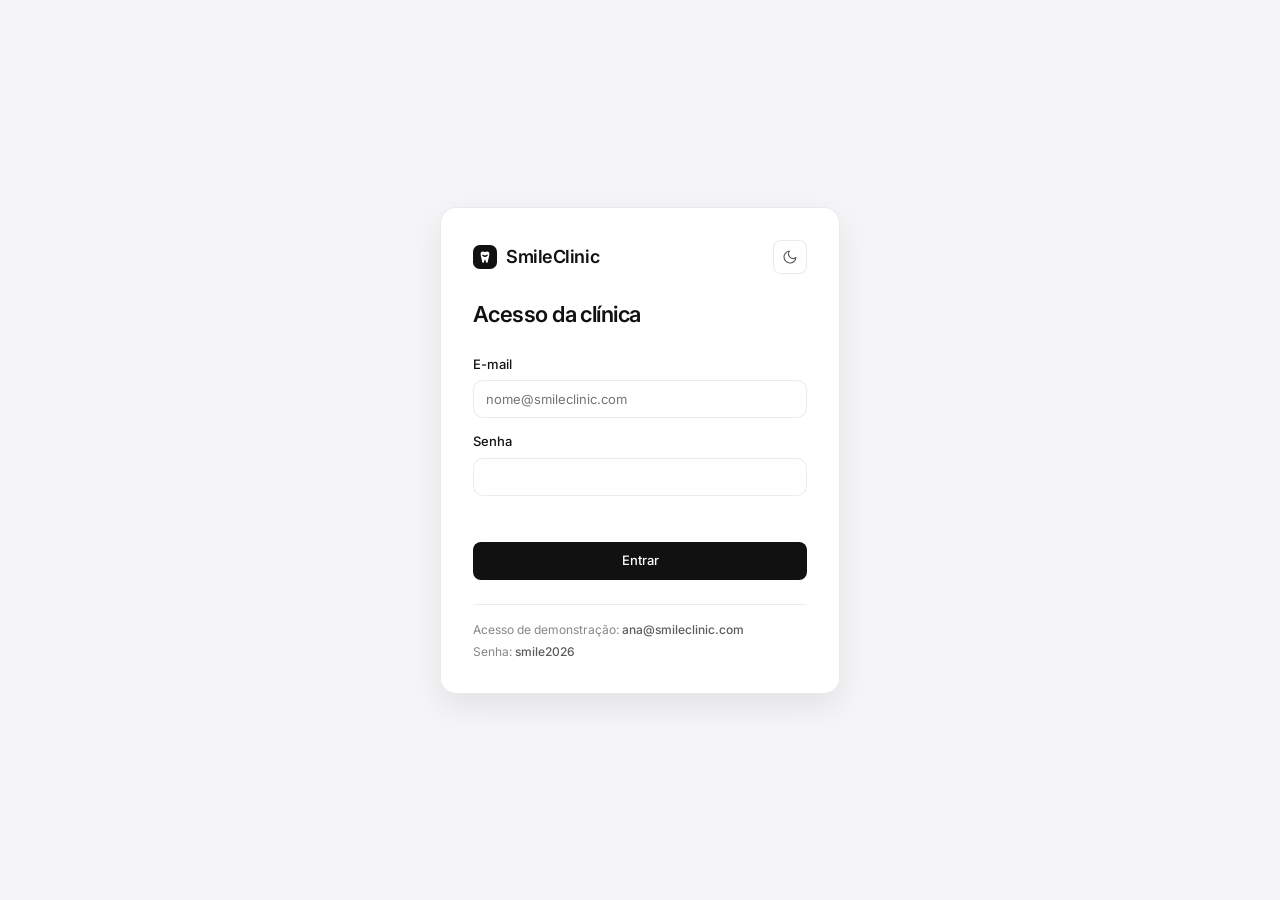
<file: Front-End/painel/ajuda.html>
<!DOCTYPE html>
<html lang="pt-BR">
  <head>
    <meta charset="UTF-8" />
    <meta name="viewport" content="width=device-width, initial-scale=1.0" />
    <title>Ajuda e suporte - SmileClinic</title>
    <link rel="icon" type="image/svg+xml" href="../favicon.svg" />
    <script src="theme.js"></script>
    <link rel="preconnect" href="https://fonts.googleapis.com" />
    <link rel="preconnect" href="https://fonts.gstatic.com" crossorigin />
    <link
      href="https://fonts.googleapis.com/css2?family=Inter:wght@400;500;600&display=swap"
      rel="stylesheet"
    />
    <link rel="stylesheet" href="painel.css" />
  </head>
  <body data-pagina="ajuda">
    <div class="app-shell">
      <div id="sidebar-slot"></div>

      <main class="conteudo">
        <header class="page-header">
          <div class="page-header-titulo">
            <h1>Ajuda e suporte</h1>
          </div>
        </header>

        <section class="grid-2">
          <div class="card">
            <div class="card-topo">
              <h2>Fluxo da recepção</h2>
            </div>
            <div class="alerta-item">
              <strong>Agenda e chegada</strong>
              <p>Altere o status da consulta para Confirmado, Na recepção, Em atendimento ou Concluído diretamente na linha do paciente.</p>
            </div>
            <div class="alerta-item">
              <strong>Pré-agendamentos do site</strong>
              <p>Os pedidos enviados pela landing page aparecem no botão Pré-agendamentos no topo da Agenda.</p>
            </div>
            <div class="alerta-item">
              <strong>Faturamento rápido</strong>
              <p>Procedimentos cadastrados no Plano de tratamento podem ser enviados ao Financeiro com o botão Lançar.</p>
            </div>
          </div>

          <div class="card">
            <div class="card-topo">
              <h2>Referência técnica</h2>
            </div>
            <div class="alerta-item">
              <strong>Servidor da API</strong>
              <p class="tabular">http://127.0.0.1:3000</p>
              <small>Documentação interativa em /docs</small>
            </div>
            <div class="alerta-item">
              <strong>Notação odontológica</strong>
              <p>Odontograma no padrão FDI (quadrantes 11–18, 21–28, 31–38 e 41–48).</p>
            </div>
            <div class="alerta-item">
              <strong>Exportação e impressão</strong>
              <p>Relatórios gerenciais são exportados em CSV (compatível com Excel) e prontuários podem ser impressos pela ação Imprimir.</p>
            </div>
          </div>
        </section>
      </main>
    </div>

    <script src="core.js"></script>
    <script src="painel.js"></script>
  </body>
</html>
</file>
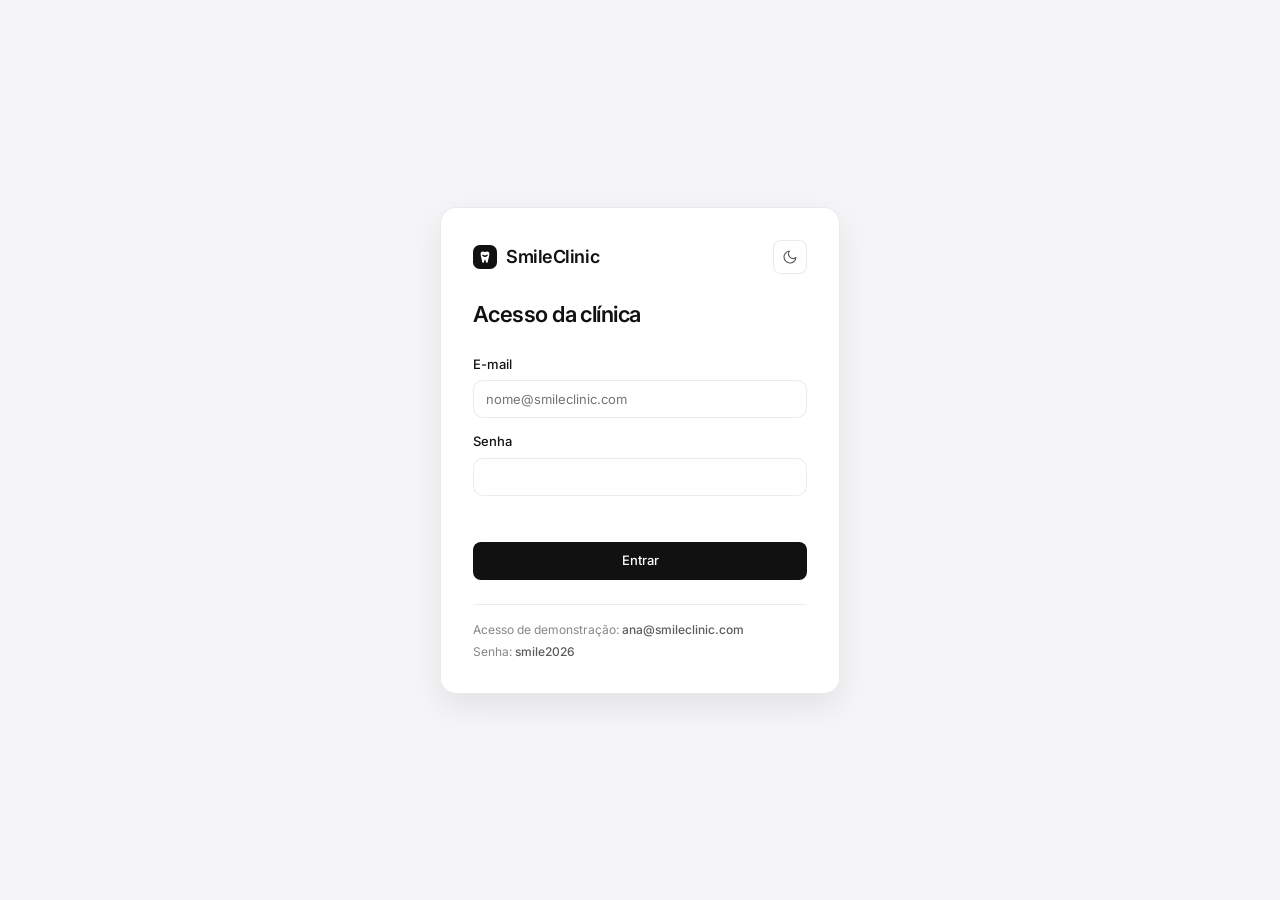
<file: Front-End/painel/configuracoes.html>
<!DOCTYPE html>
<html lang="pt-BR">
  <head>
    <meta charset="UTF-8" />
    <meta name="viewport" content="width=device-width, initial-scale=1.0" />
    <title>Configurações - SmileClinic</title>
    <link rel="icon" type="image/svg+xml" href="../favicon.svg" />
    <script src="theme.js"></script>
    <link rel="preconnect" href="https://fonts.googleapis.com" />
    <link rel="preconnect" href="https://fonts.gstatic.com" crossorigin />
    <link
      href="https://fonts.googleapis.com/css2?family=Inter:wght@400;500;600&display=swap"
      rel="stylesheet"
    />
    <link rel="stylesheet" href="painel.css" />
  </head>
  <body data-pagina="configuracoes">
    <div class="app-shell">
      <div id="sidebar-slot"></div>

      <main class="conteudo">
        <header class="page-header">
          <div class="page-header-titulo">
            <h1>Configurações</h1>
          </div>
        </header>

        <section class="grid-2">
          <div class="card">
            <div class="card-topo">
              <h2>Dados da unidade</h2>
            </div>
            <form id="form-config" class="form-grid">
              <div class="form-row">
                <div class="campo">
                  <label for="cfg-nome">Nome da clínica</label>
                  <input id="cfg-nome" name="nome_clinica" class="input" required minlength="2" />
                </div>
                <div class="campo">
                  <label for="cfg-unidade">Unidade</label>
                  <input id="cfg-unidade" name="unidade" class="input" required minlength="2" />
                </div>
              </div>
              <div class="form-row">
                <div class="campo">
                  <label for="cfg-tel">Telefone</label>
                  <input id="cfg-tel" name="telefone" class="input tabular" required />
                </div>
                <div class="campo">
                  <label for="cfg-slots">Vagas diárias por dentista</label>
                  <input id="cfg-slots" name="slots_diarios_por_dentista" type="number" min="1" max="40" class="input tabular" required />
                </div>
              </div>
              <div class="campo">
                <label for="cfg-end">Endereço</label>
                <input id="cfg-end" name="endereco" class="input" required minlength="5" />
              </div>
              <div class="campo">
                <label for="cfg-hor">Horário de funcionamento</label>
                <input id="cfg-hor" name="horario_funcionamento" class="input" required />
              </div>
              <div class="form-rodape">
                <span></span>
                <button type="submit" class="btn btn-primario">Salvar alterações</button>
              </div>
            </form>
          </div>

          <div class="coluna-stack">
            <div class="card">
              <div class="card-topo">
                <h2>Aparência</h2>
              </div>
              <div id="seg-tema" class="segmented" role="tablist" aria-label="Tema da interface">
                <div class="segmented-thumb" aria-hidden="true"></div>
                <button type="button" role="tab" data-pref-tema="light" aria-selected="false">Claro</button>
                <button type="button" role="tab" data-pref-tema="dark" aria-selected="false">Escuro</button>
                <button type="button" role="tab" data-pref-tema="system" aria-selected="true">Sistema</button>
              </div>
            </div>

            <div class="card">
              <div class="card-topo">
                <h2>Conta conectada</h2>
              </div>
              <div class="alerta-item">
                <strong>Profissional</strong>
                <p id="perfil-nome">—</p>
                <small id="perfil-cargo">—</small>
              </div>
              <div class="alerta-item">
                <strong>E-mail de acesso</strong>
                <p id="perfil-email">—</p>
              </div>
            </div>
          </div>
        </section>
      </main>
    </div>

    <script src="core.js"></script>
    <script src="painel.js"></script>
  </body>
</html>
</file>
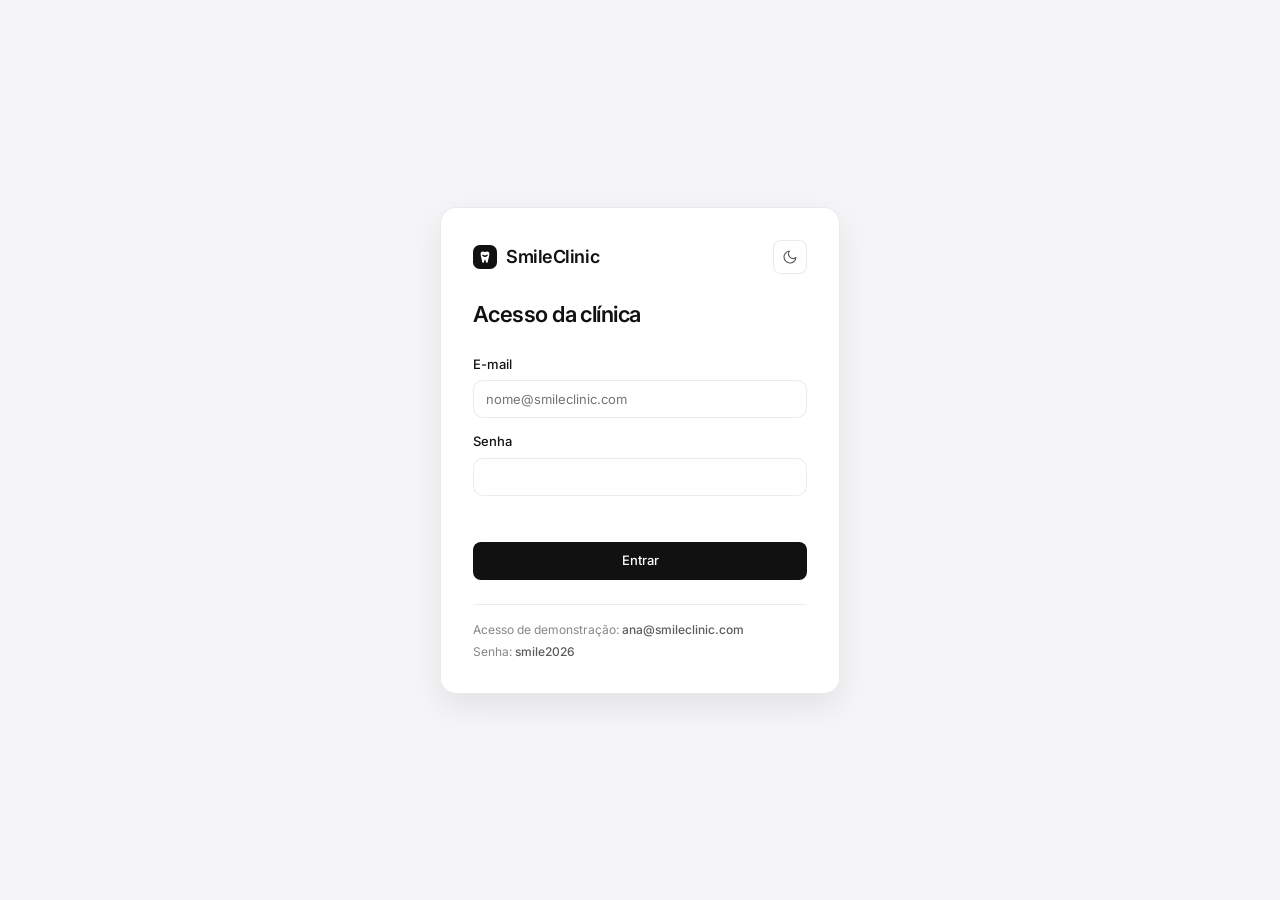
<file: Front-End/painel/dashboard.html>
<!DOCTYPE html>
<html lang="pt-BR">
  <head>
    <meta charset="UTF-8" />
    <meta name="viewport" content="width=device-width, initial-scale=1.0" />
    <title>Dashboard - SmileClinic</title>
    <link rel="icon" type="image/svg+xml" href="../favicon.svg" />
    <script src="theme.js"></script>
    <link rel="preconnect" href="https://fonts.googleapis.com" />
    <link rel="preconnect" href="https://fonts.gstatic.com" crossorigin />
    <link
      href="https://fonts.googleapis.com/css2?family=Inter:wght@400;500;600&display=swap"
      rel="stylesheet"
    />
    <link rel="stylesheet" href="painel.css" />
  </head>
  <body data-pagina="dashboard">
    <div class="app-shell">
      <div id="sidebar-slot"></div>

      <main class="conteudo">
        <header class="page-header">
          <div class="page-header-titulo">
            <h1>Dashboard gerencial</h1>
          </div>
          <div class="page-acoes">
            <button type="button" id="btn-exportar-csv" class="btn btn-primario">
              <svg viewBox="0 0 24 24" aria-hidden="true">
                <path d="M21 15v4a2 2 0 0 1-2 2H5a2 2 0 0 1-2-2v-4" />
                <polyline points="7 10 12 15 17 10" />
                <line x1="12" y1="15" x2="12" y2="3" />
              </svg>
              <span>Exportar relatório</span>
            </button>
          </div>
        </header>

        <section class="barra-filtros" aria-label="Período e filtros">
          <div class="controle-data">
            <button type="button" id="dash-mes-anterior" class="icon-btn" aria-label="Mês anterior">
              <svg viewBox="0 0 24 24" aria-hidden="true">
                <polyline points="15 18 9 12 15 6" />
              </svg>
            </button>
            <input type="date" id="dash-inicio" class="input tabular" aria-label="Data inicial" />
            <span class="td-secundario">–</span>
            <input type="date" id="dash-fim" class="input tabular" aria-label="Data final" />
            <button type="button" id="dash-mes-seguinte" class="icon-btn" aria-label="Próximo mês">
              <svg viewBox="0 0 24 24" aria-hidden="true">
                <polyline points="9 18 15 12 9 6" />
              </svg>
            </button>
          </div>

          <select id="dash-dentista" class="select" aria-label="Filtrar por profissional"></select>

          <span id="dash-comparativo" class="td-secundario tabular" style="margin-left: auto"></span>
        </section>

        <section class="kpi-grid" aria-label="Indicadores principais">
          <div class="kpi-card">
            <span class="kpi-rotulo">Faturamento bruto</span>
            <span id="kpi-fat-bruto" class="kpi-valor">R$ 0</span>
            <span id="kpi-fat-var" class="kpi-detalhe">—</span>
          </div>
          <div class="kpi-card">
            <span class="kpi-rotulo">Valor recebido</span>
            <span id="kpi-recebido" class="kpi-valor">R$ 0</span>
            <span id="kpi-recebido-pct" class="kpi-detalhe">0% do faturamento</span>
          </div>
          <div class="kpi-card">
            <span class="kpi-rotulo">A receber</span>
            <span id="kpi-a-receber" class="kpi-valor">R$ 0</span>
            <span id="kpi-a-receber-pct" class="kpi-detalhe">0% do faturamento</span>
          </div>
          <div class="kpi-card">
            <span class="kpi-rotulo">Atendimentos realizados</span>
            <span id="kpi-atendimentos" class="kpi-valor">0</span>
            <span id="kpi-pacientes-periodo" class="kpi-detalhe">0 pacientes no período</span>
          </div>
        </section>

        <section class="grid-2">
          <div class="card">
            <div class="card-topo">
              <h2>Resumo de caixa</h2>
            </div>
            <div class="linha-metrica">
              <span class="linha-metrica-rotulo">Recebimentos</span>
              <span id="caixa-recebimentos" class="linha-metrica-valor">R$ 0</span>
            </div>
            <div class="linha-metrica">
              <span class="linha-metrica-rotulo">Despesas pagas</span>
              <span id="caixa-despesas" class="linha-metrica-valor">R$ 0</span>
            </div>
            <div class="barra-track" aria-hidden="true">
              <div id="barra-caixa" class="barra-fill" style="width: 0%"></div>
            </div>
            <div class="saldo-destaque">
              <span>Saldo do período</span>
              <strong id="caixa-saldo">R$ 0</strong>
            </div>
          </div>

          <div class="card">
            <div class="card-topo">
              <h2>Indicadores operacionais</h2>
            </div>
            <div class="linha-metrica">
              <div style="flex: 1">
                <div style="display: flex; justify-content: space-between; align-items: center">
                  <span class="linha-metrica-rotulo">Ocupação da agenda</span>
                  <span id="op-ocupacao" class="linha-metrica-valor">0%</span>
                </div>
                <div class="barra-track" aria-hidden="true">
                  <div id="barra-ocupacao" class="barra-fill" style="width: 0%"></div>
                </div>
              </div>
            </div>
            <div class="linha-metrica">
              <div style="flex: 1">
                <div style="display: flex; justify-content: space-between; align-items: center">
                  <span class="linha-metrica-rotulo">Taxa de faltas</span>
                  <span id="op-faltas" class="linha-metrica-valor">0%</span>
                </div>
                <div class="barra-track" aria-hidden="true">
                  <div id="barra-faltas" class="barra-fill" style="width: 0%"></div>
                </div>
              </div>
            </div>
            <div class="linha-metrica">
              <span class="linha-metrica-rotulo">Ticket por atendimento</span>
              <span id="op-ticket" class="linha-metrica-valor">R$ 0</span>
            </div>
          </div>
        </section>

        <section class="card" aria-labelledby="titulo-evolucao">
          <div class="card-topo">
            <h2 id="titulo-evolucao">Receitas e despesas (6 meses)</h2>
            <div class="chart-series-diretas">
              <span class="chart-amostra"><span class="chart-sw chart-sw-rec" aria-hidden="true"></span>Receitas</span>
              <span class="chart-amostra"><span class="chart-sw chart-sw-desp" aria-hidden="true"></span>Despesas</span>
            </div>
          </div>
          <div id="grafico-evolucao" class="chart-wrap"></div>
        </section>

        <section class="card" aria-labelledby="titulo-prod">
          <div class="card-topo">
            <h2 id="titulo-prod">Produção por profissional</h2>
          </div>
          <div class="tabela-wrap">
            <table>
              <thead>
                <tr>
                  <th>Profissional</th>
                  <th>Atendimentos realizados</th>
                  <th>Faturamento</th>
                </tr>
              </thead>
              <tbody id="lista-profissionais-dash"></tbody>
            </table>
          </div>
        </section>
      </main>
    </div>

    <script src="core.js"></script>
    <script src="painel.js"></script>
  </body>
</html>
</file>
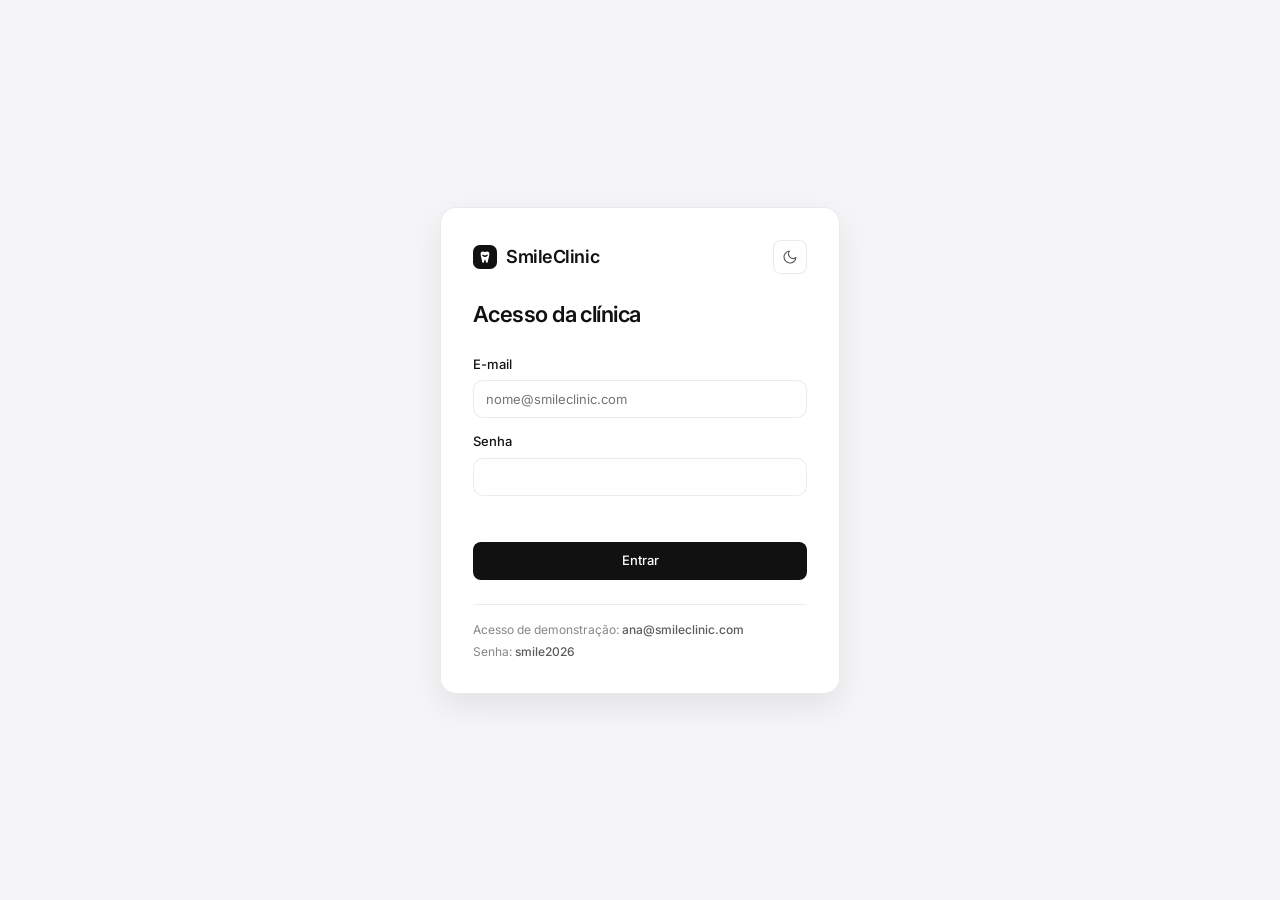
<file: Front-End/painel/dentistas.html>
<!DOCTYPE html>
<html lang="pt-BR">
  <head>
    <meta charset="UTF-8" />
    <meta name="viewport" content="width=device-width, initial-scale=1.0" />
    <title>Equipe - SmileClinic</title>
    <link rel="icon" type="image/svg+xml" href="../favicon.svg" />
    <script src="theme.js"></script>
    <link rel="preconnect" href="https://fonts.googleapis.com" />
    <link rel="preconnect" href="https://fonts.gstatic.com" crossorigin />
    <link
      href="https://fonts.googleapis.com/css2?family=Inter:wght@400;500;600&display=swap"
      rel="stylesheet"
    />
    <link rel="stylesheet" href="painel.css" />
  </head>
  <body data-pagina="dentistas">
    <div class="app-shell">
      <div id="sidebar-slot"></div>

      <main class="conteudo">
        <header class="page-header">
          <div class="page-header-titulo">
            <h1>Equipe</h1>
          </div>
          <div class="page-acoes">
            <button type="button" id="btn-novo-dentista" class="btn btn-primario">
              + Novo profissional
            </button>
          </div>
        </header>

        <section class="card" aria-label="Profissionais cadastrados">
          <div class="tabela-wrap">
            <table>
              <thead>
                <tr>
                  <th>Nome</th>
                  <th>Especialidade</th>
                  <th>CRO</th>
                  <th>E-mail</th>
                  <th class="td-acoes">Ações</th>
                </tr>
              </thead>
              <tbody id="lista-dentistas"></tbody>
            </table>
          </div>
        </section>
      </main>
    </div>

    <!-- Modal: Novo / Editar Profissional -->
    <div id="modal-dentista" class="modal-backdrop" aria-hidden="true" role="dialog" aria-modal="true" aria-labelledby="titulo-modal-dentista">
      <div class="modal-sheet">
        <div class="modal-topo">
          <h2 id="titulo-modal-dentista">Novo profissional</h2>
          <button type="button" class="icon-btn" data-fechar-modal aria-label="Fechar">
            <svg viewBox="0 0 24 24" aria-hidden="true">
              <line x1="18" y1="6" x2="6" y2="18" />
              <line x1="6" y1="6" x2="18" y2="18" />
            </svg>
          </button>
        </div>
        <form id="form-dentista" class="form-grid">
          <input type="hidden" name="id" />
          <div class="campo">
            <label for="d-nome">Nome completo</label>
            <input id="d-nome" name="nome" class="input" required minlength="3" />
          </div>
          <div class="form-row">
            <div class="campo">
              <label for="d-cargo">Especialidade</label>
              <input id="d-cargo" name="cargo" class="input" required minlength="3" placeholder="Clínico Geral" />
            </div>
            <div class="campo">
              <label for="d-cro">CRO</label>
              <input id="d-cro" name="cro" class="input tabular" required minlength="4" placeholder="CRO-SP 12345" />
            </div>
          </div>
          <div class="campo">
            <label for="d-email">E-mail</label>
            <input id="d-email" name="email" type="email" class="input" required placeholder="nome@smileclinic.com" autocomplete="off" />
          </div>
          <div class="campo">
            <label id="label-senha" for="d-senha">Senha inicial (mínimo 8 caracteres)</label>
            <input id="d-senha" name="senha" type="password" class="input" required minlength="8" autocomplete="new-password" />
          </div>
          <p id="erro-dentista" class="erro-inline" role="alert"></p>
          <div class="form-rodape">
            <button type="button" class="btn btn-secundario" data-fechar-modal>Cancelar</button>
            <button type="submit" class="btn btn-primario">Salvar profissional</button>
          </div>
        </form>
      </div>
    </div>

    <script src="core.js"></script>
    <script src="painel.js"></script>
  </body>
</html>
</file>
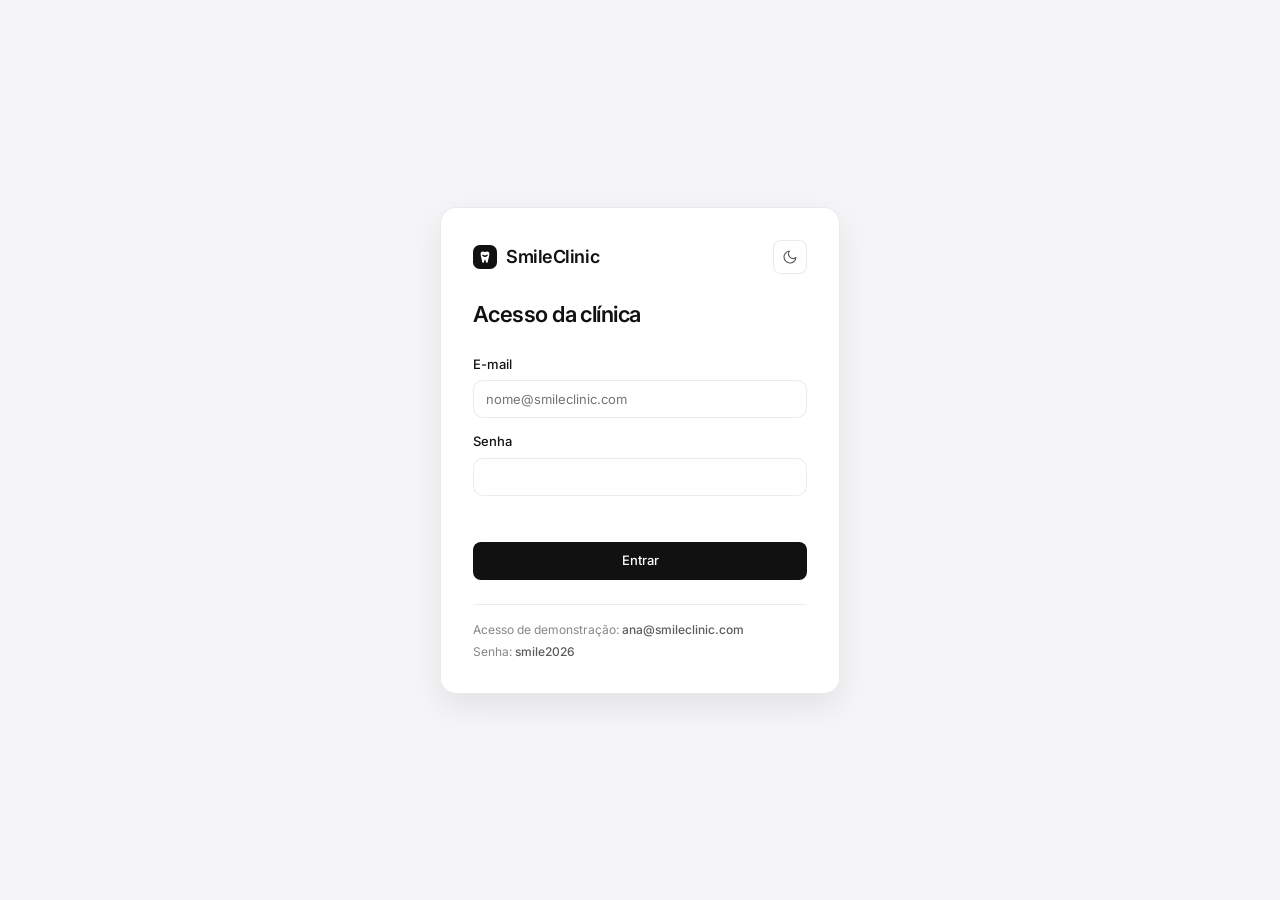
<file: Front-End/painel/financeiro.html>
<!DOCTYPE html>
<html lang="pt-BR">
  <head>
    <meta charset="UTF-8" />
    <meta name="viewport" content="width=device-width, initial-scale=1.0" />
    <title>Financeiro - SmileClinic</title>
    <link rel="icon" type="image/svg+xml" href="../favicon.svg" />
    <script src="theme.js"></script>
    <link rel="preconnect" href="https://fonts.googleapis.com" />
    <link rel="preconnect" href="https://fonts.gstatic.com" crossorigin />
    <link
      href="https://fonts.googleapis.com/css2?family=Inter:wght@400;500;600&display=swap"
      rel="stylesheet"
    />
    <link rel="stylesheet" href="painel.css" />
  </head>
  <body data-pagina="financeiro">
    <div class="app-shell">
      <div id="sidebar-slot"></div>

      <main class="conteudo">
        <header class="page-header">
          <div class="page-header-titulo">
            <h1>Financeiro</h1>
          </div>
          <div class="page-acoes">
            <button type="button" id="btn-novo-lancamento" class="btn btn-primario">
              + Novo lançamento
            </button>
          </div>
        </header>

        <section class="barra-filtros" aria-label="Filtros do financeiro">
          <div class="controle-data">
            <button type="button" id="fin-mes-anterior" class="icon-btn" aria-label="Mês anterior">
              <svg viewBox="0 0 24 24" aria-hidden="true">
                <polyline points="15 18 9 12 15 6" />
              </svg>
            </button>
            <span
              id="fin-mes-rotulo"
              class="td-forte"
              style="min-width: 140px; text-align: center; text-transform: capitalize"
            ></span>
            <button type="button" id="fin-mes-seguinte" class="icon-btn" aria-label="Próximo mês">
              <svg viewBox="0 0 24 24" aria-hidden="true">
                <polyline points="9 18 15 12 9 6" />
              </svg>
            </button>
          </div>

          <div id="seg-tipo-fin" class="segmented" role="tablist" aria-label="Tipo de lançamento">
            <div class="segmented-thumb" aria-hidden="true"></div>
            <button type="button" role="tab" data-tipo="" aria-selected="true">Todos</button>
            <button type="button" role="tab" data-tipo="receita" aria-selected="false">Receitas</button>
            <button type="button" role="tab" data-tipo="despesa" aria-selected="false">Despesas</button>
          </div>

          <select id="filtro-fin-status" class="select" aria-label="Filtrar por status">
            <option value="">Todos os status</option>
            <option value="pago">Pago</option>
            <option value="pendente">Pendente</option>
            <option value="cancelado">Cancelado</option>
          </select>

          <div class="campo-busca">
            <svg viewBox="0 0 24 24" aria-hidden="true">
              <circle cx="11" cy="11" r="8" />
              <line x1="21" y1="21" x2="16.65" y2="16.65" />
            </svg>
            <input
              type="search"
              id="filtro-fin-busca"
              class="input"
              placeholder="Buscar descrição ou categoria"
              aria-label="Buscar lançamento"
            />
          </div>
        </section>

        <section class="kpi-grid" aria-label="Resumo financeiro do mês">
          <div class="kpi-card">
            <span class="kpi-rotulo">Valor recebido</span>
            <span id="fin-recebido" class="kpi-valor">R$ 0</span>
          </div>
          <div class="kpi-card">
            <span class="kpi-rotulo">A receber</span>
            <span id="fin-a-receber" class="kpi-valor">R$ 0</span>
          </div>
          <div class="kpi-card">
            <span class="kpi-rotulo">Despesas pagas</span>
            <span id="fin-despesas" class="kpi-valor">R$ 0</span>
          </div>
          <div class="kpi-card">
            <span class="kpi-rotulo">Saldo do período</span>
            <span id="fin-saldo" class="kpi-valor">R$ 0</span>
          </div>
        </section>

        <section class="card" aria-label="Lançamentos financeiros">
          <div class="tabela-wrap">
            <table>
              <thead>
                <tr>
                  <th>Data</th>
                  <th>Descrição</th>
                  <th>Categoria</th>
                  <th>Vínculo</th>
                  <th>Pagamento</th>
                  <th>Valor</th>
                  <th>Status</th>
                  <th class="td-acoes">Ações</th>
                </tr>
              </thead>
              <tbody id="lista-financeiro"></tbody>
            </table>
          </div>
        </section>
      </main>
    </div>

    <!-- Modal: Novo / Editar Lançamento -->
    <div id="modal-lancamento" class="modal-backdrop" aria-hidden="true" role="dialog" aria-modal="true" aria-labelledby="titulo-modal-lancamento">
      <div class="modal-sheet">
        <div class="modal-topo">
          <h2 id="titulo-modal-lancamento">Novo lançamento</h2>
          <button type="button" class="icon-btn" data-fechar-modal aria-label="Fechar">
            <svg viewBox="0 0 24 24" aria-hidden="true">
              <line x1="18" y1="6" x2="6" y2="18" />
              <line x1="6" y1="6" x2="18" y2="18" />
            </svg>
          </button>
        </div>
        <form id="form-lancamento" class="form-grid">
          <input type="hidden" name="id" />
          <div class="form-row">
            <div class="campo">
              <label for="l-tipo">Tipo</label>
              <select id="l-tipo" name="tipo" class="select" required>
                <option value="receita">Receita</option>
                <option value="despesa">Despesa</option>
              </select>
            </div>
            <div class="campo">
              <label for="l-status">Status</label>
              <select id="l-status" name="status" class="select" required>
                <option value="pendente">Pendente</option>
                <option value="pago">Pago</option>
                <option value="cancelado">Cancelado</option>
              </select>
            </div>
          </div>
          <div class="campo">
            <label for="l-desc">Descrição</label>
            <input id="l-desc" name="descricao" class="input" required minlength="3" />
          </div>
          <div class="form-row">
            <div class="campo">
              <label for="l-cat">Categoria</label>
              <input id="l-cat" name="categoria" class="input" required minlength="2" placeholder="Ex.: Dentística, Materiais" />
            </div>
            <div class="campo">
              <label for="l-valor">Valor (R$)</label>
              <input id="l-valor" name="valor" type="number" step="0.01" min="0.01" class="input tabular" required />
            </div>
          </div>
          <div class="form-row">
            <div class="campo">
              <label for="l-data">Data de competência</label>
              <input id="l-data" name="data_competencia" type="date" class="input tabular" required />
            </div>
            <div class="campo">
              <label for="l-forma">Forma de pagamento</label>
              <select id="l-forma" name="forma_pagamento" class="select">
                <option value="">Não informada</option>
                <option value="PIX">PIX</option>
                <option value="Cartão de crédito">Cartão de crédito</option>
                <option value="Débito">Débito</option>
                <option value="Dinheiro">Dinheiro</option>
                <option value="Boleto">Boleto</option>
              </select>
            </div>
          </div>
          <div class="form-row">
            <div class="campo">
              <label for="l-pac">Paciente</label>
              <select id="l-pac" name="paciente_id" class="select"></select>
            </div>
            <div class="campo">
              <label for="l-dent">Profissional</label>
              <select id="l-dent" name="dentista_id" class="select"></select>
            </div>
          </div>
          <p id="erro-lancamento" class="erro-inline" role="alert"></p>
          <div class="form-rodape">
            <button type="button" class="btn btn-secundario" data-fechar-modal>Cancelar</button>
            <button type="submit" class="btn btn-primario">Salvar lançamento</button>
          </div>
        </form>
      </div>
    </div>

    <script src="core.js"></script>
    <script src="painel.js"></script>
  </body>
</html>
</file>
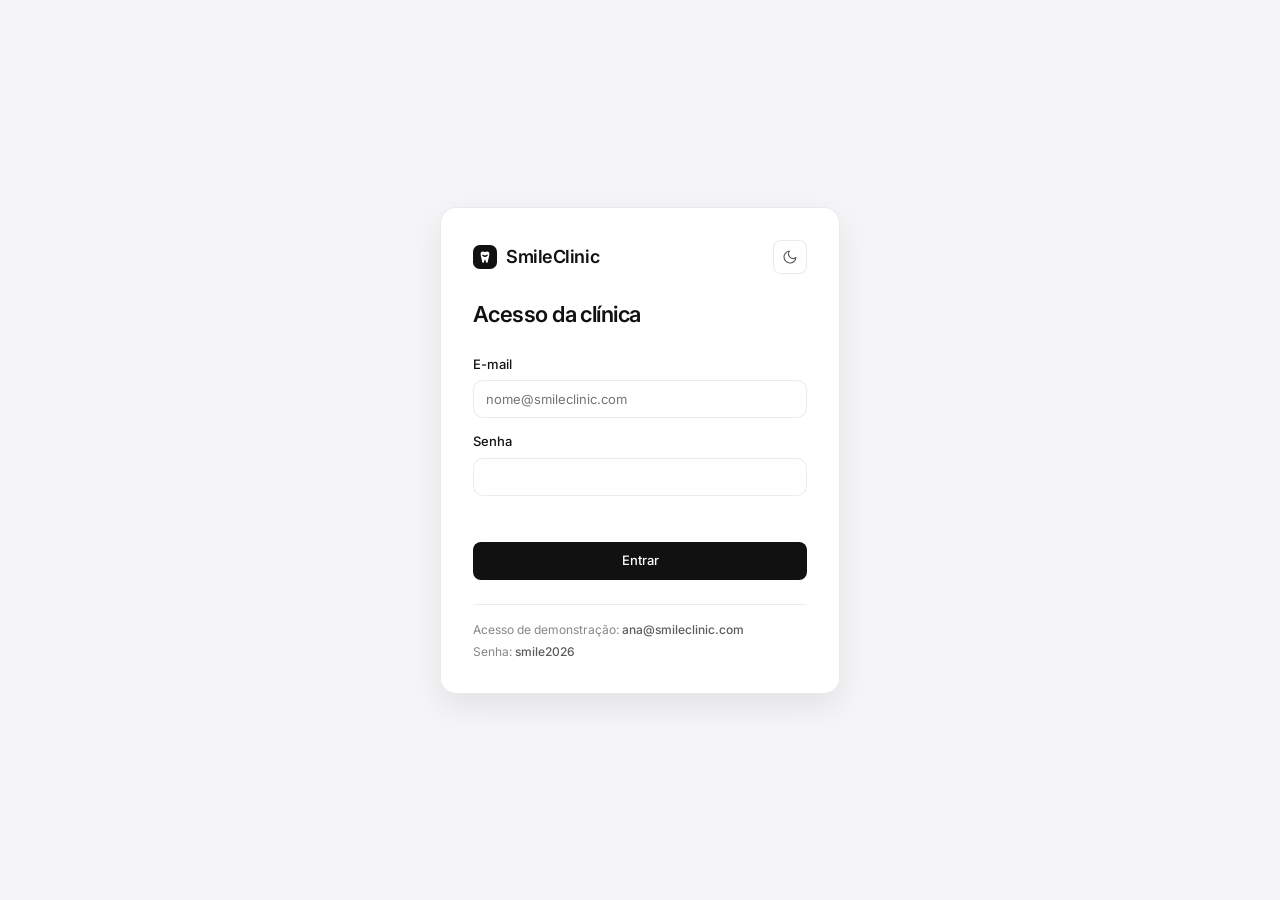
<file: Front-End/painel/login.html>
<!DOCTYPE html>
<html lang="pt-BR">
  <head>
    <meta charset="UTF-8" />
    <meta name="viewport" content="width=device-width, initial-scale=1.0" />
    <title>Entrar - SmileClinic</title>
    <link rel="icon" type="image/svg+xml" href="../favicon.svg" />
    <script src="theme.js"></script>
    <link rel="preconnect" href="https://fonts.googleapis.com" />
    <link rel="preconnect" href="https://fonts.gstatic.com" crossorigin />
    <link
      href="https://fonts.googleapis.com/css2?family=Inter:wght@400;500;600&display=swap"
      rel="stylesheet"
    />
    <link rel="stylesheet" href="painel.css" />
  </head>
  <body data-pagina="login" class="tela-login">
    <main class="login-card">
      <div class="login-topo">
        <a href="../index.html" class="login-marca">
          <svg class="painel-logo-marca" viewBox="0 0 32 32" aria-hidden="true">
            <rect class="painel-logo-bg" width="32" height="32" rx="9" />
            <path class="painel-logo-dente" d="M10.2 11.4c0-3.1 3.3-3.6 5.8-2 2.5-1.6 5.8-1.1 5.8 2 0 3.7-1.4 6.5-2 11-.2 1.6-2 1.8-2.5.2l-.7-2.5c-.2-.7-1-.7-1.2 0l-.7 2.5c-.5 1.6-2.3 1.4-2.5-.2-.6-4.5-2-7.3-2-11Z" />
            <path class="painel-logo-sorriso" d="M13.2 13.7c1.6 1.5 4 1.5 5.6 0" />
          </svg>
          <span>SmileClinic</span>
        </a>
        <button
          type="button"
          class="icon-btn"
          data-toggle-tema
          aria-label="Alternar tema"
        ></button>
      </div>

      <div class="login-titulo">
        <h1>Acesso da clínica</h1>
      </div>

      <form id="form-login" class="form-grid">
        <div class="campo">
          <label for="email">E-mail</label>
          <input
            class="input"
            type="email"
            id="email"
            name="email"
            placeholder="nome@smileclinic.com"
            required
            autocomplete="username"
          />
        </div>
        <div class="campo">
          <label for="senha">Senha</label>
          <input
            class="input"
            type="password"
            id="senha"
            name="senha"
            required
            autocomplete="current-password"
          />
        </div>
        <p id="login-erro" class="erro-inline" role="alert"></p>
        <button type="submit" class="btn btn-primario" style="width: 100%">
          Entrar
        </button>
      </form>

      <div class="login-rodape">
        <span>Acesso de demonstração: <strong>ana@smileclinic.com</strong></span>
        <span>Senha: <strong>smile2026</strong></span>
      </div>
    </main>
    <script src="core.js"></script>
    <script src="painel.js"></script>
  </body>
</html>
</file>
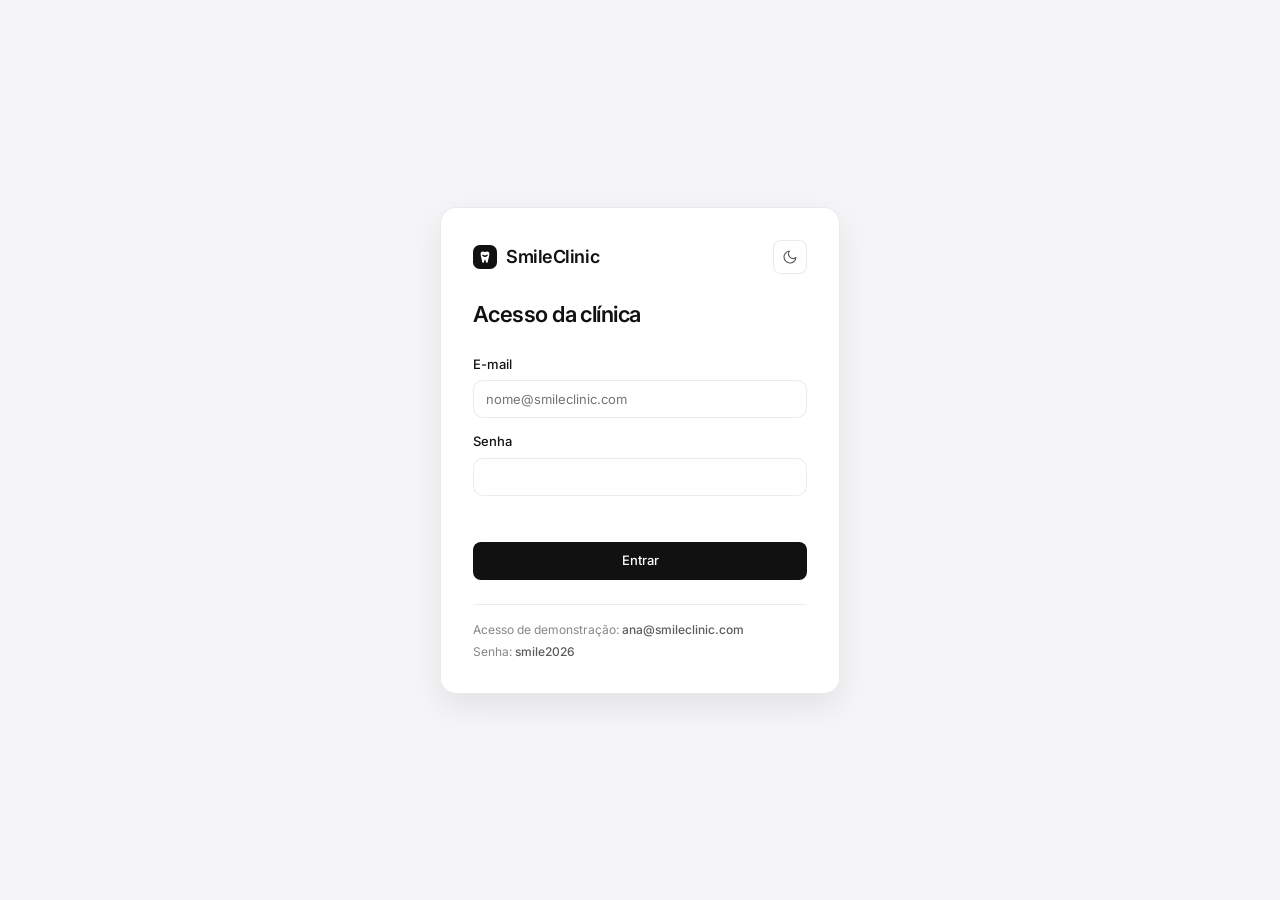
<file: Front-End/painel/pacientes.html>
<!DOCTYPE html>
<html lang="pt-BR">
  <head>
    <meta charset="UTF-8" />
    <meta name="viewport" content="width=device-width, initial-scale=1.0" />
    <title>Pacientes - SmileClinic</title>
    <link rel="icon" type="image/svg+xml" href="../favicon.svg" />
    <script src="theme.js"></script>
    <link rel="preconnect" href="https://fonts.googleapis.com" />
    <link rel="preconnect" href="https://fonts.gstatic.com" crossorigin />
    <link
      href="https://fonts.googleapis.com/css2?family=Inter:wght@400;500;600&display=swap"
      rel="stylesheet"
    />
    <link rel="stylesheet" href="painel.css" />
  </head>
  <body data-pagina="pacientes">
    <div class="app-shell">
      <div id="sidebar-slot"></div>

      <main class="conteudo">
        <header class="page-header">
          <div class="page-header-titulo">
            <h1>Pacientes</h1>
          </div>
          <div class="page-acoes">
            <button type="button" id="btn-novo-paciente" class="btn btn-primario">
              + Novo paciente
            </button>
          </div>
        </header>

        <section class="barra-filtros" aria-label="Busca de pacientes">
          <div class="campo-busca">
            <svg viewBox="0 0 24 24" aria-hidden="true">
              <circle cx="11" cy="11" r="8" />
              <line x1="21" y1="21" x2="16.65" y2="16.65" />
            </svg>
            <input
              type="search"
              id="busca-paciente"
              class="input"
              placeholder="Buscar por nome ou CPF"
              aria-label="Buscar paciente por nome ou CPF"
            />
          </div>
          <span id="total-pacientes" class="td-secundario tabular"></span>
        </section>

        <section class="card" aria-label="Lista de pacientes">
          <div class="tabela-wrap">
            <table>
              <thead>
                <tr>
                  <th>Nome</th>
                  <th>Nascimento</th>
                  <th>CPF</th>
                  <th>Telefone</th>
                  <th>Anamnese</th>
                  <th class="td-acoes">Ações</th>
                </tr>
              </thead>
              <tbody id="lista-pacientes"></tbody>
            </table>
          </div>
        </section>
      </main>
    </div>

    <!-- Modal: Novo / Editar Paciente -->
    <div id="modal-paciente" class="modal-backdrop" aria-hidden="true" role="dialog" aria-modal="true" aria-labelledby="titulo-modal-paciente">
      <div class="modal-sheet">
        <div class="modal-topo">
          <h2 id="titulo-modal-paciente">Novo paciente</h2>
          <button type="button" class="icon-btn" data-fechar-modal aria-label="Fechar">
            <svg viewBox="0 0 24 24" aria-hidden="true">
              <line x1="18" y1="6" x2="6" y2="18" />
              <line x1="6" y1="6" x2="18" y2="18" />
            </svg>
          </button>
        </div>
        <form id="form-paciente" class="form-grid">
          <input type="hidden" name="id" />
          <div class="campo">
            <label for="p-nome">Nome completo</label>
            <input id="p-nome" name="nome" class="input" required minlength="3" autocomplete="off" />
          </div>
          <div class="form-row">
            <div class="campo">
              <label for="p-cpf">CPF</label>
              <input id="p-cpf" name="cpf" class="input tabular" required inputmode="numeric" placeholder="000.000.000-00" />
            </div>
            <div class="campo">
              <label for="p-nasc">Data de nascimento</label>
              <input id="p-nasc" name="data_nascimento" type="date" class="input tabular" />
            </div>
          </div>
          <div class="form-row">
            <div class="campo">
              <label for="p-tel">Telefone</label>
              <input id="p-tel" name="telefone" class="input tabular" required inputmode="tel" placeholder="(11) 99999-9999" />
            </div>
            <div class="campo">
              <label for="p-end">Endereço</label>
              <input id="p-end" name="endereco" class="input" required minlength="5" />
            </div>
          </div>
          <div class="campo">
            <label for="p-anam">Anamnese</label>
            <textarea
              id="p-anam"
              name="anamnese"
              class="textarea"
              placeholder="Alergias, medicamentos em uso, hipertensão, cirurgias"
            ></textarea>
          </div>
          <p id="erro-paciente" class="erro-inline" role="alert"></p>
          <div class="form-rodape">
            <button type="button" class="btn btn-secundario" data-fechar-modal>Cancelar</button>
            <button type="submit" class="btn btn-primario">Salvar paciente</button>
          </div>
        </form>
      </div>
    </div>

    <script src="core.js"></script>
    <script src="painel.js"></script>
  </body>
</html>
</file>
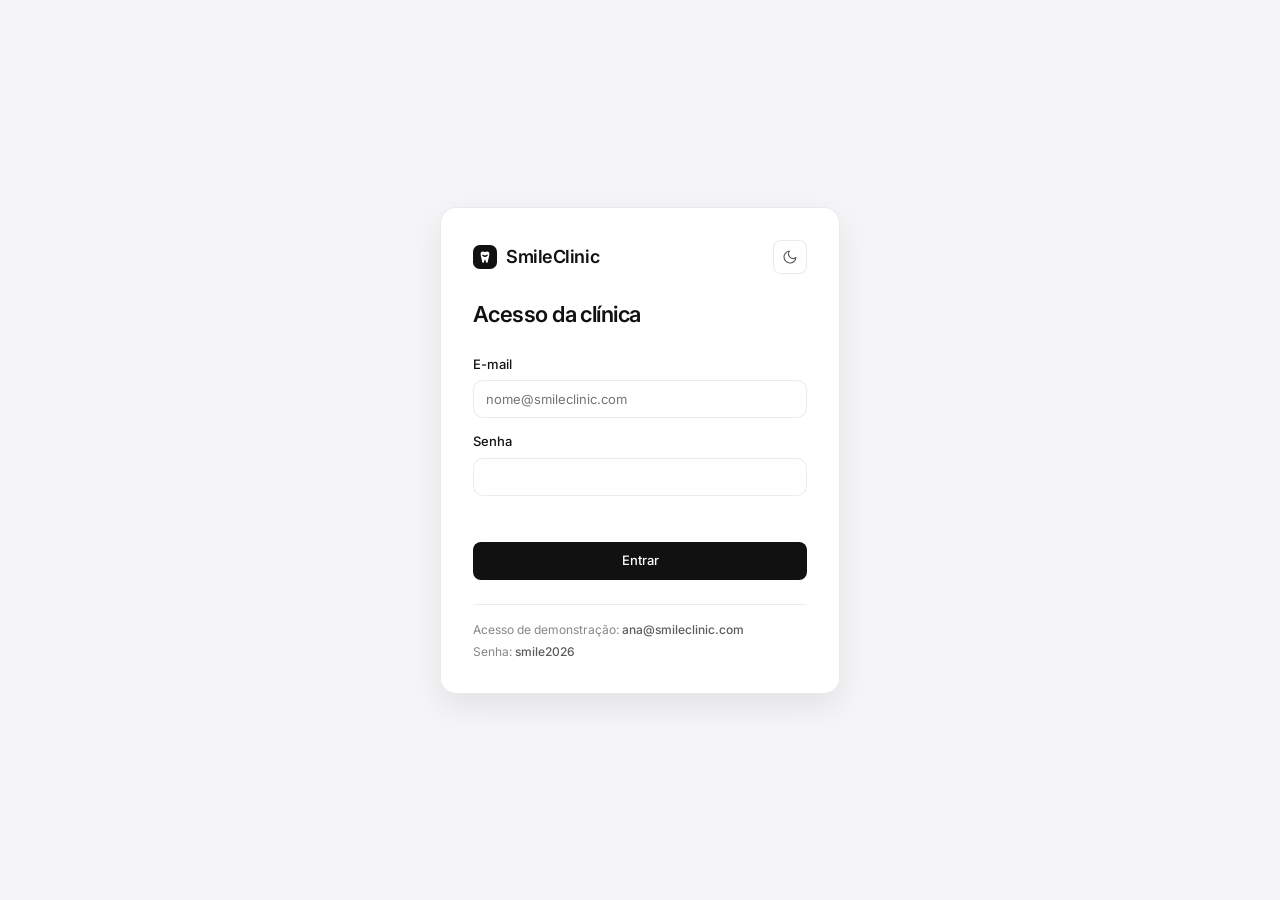
<file: Front-End/painel/prontuario.html>
<!DOCTYPE html>
<html lang="pt-BR">
  <head>
    <meta charset="UTF-8" />
    <meta name="viewport" content="width=device-width, initial-scale=1.0" />
    <title>Prontuário eletrônico - SmileClinic</title>
    <link rel="icon" type="image/svg+xml" href="../favicon.svg" />
    <script src="theme.js"></script>
    <link rel="preconnect" href="https://fonts.googleapis.com" />
    <link rel="preconnect" href="https://fonts.gstatic.com" crossorigin />
    <link
      href="https://fonts.googleapis.com/css2?family=Inter:wght@400;500;600&display=swap"
      rel="stylesheet"
    />
    <link rel="stylesheet" href="painel.css" />
  </head>
  <body data-pagina="prontuario">
    <div class="app-shell">
      <div id="sidebar-slot"></div>

      <main class="conteudo">
        <header class="page-header">
          <div class="page-header-titulo">
            <h1>Prontuário eletrônico</h1>
            <p id="prontuario-breadcrumb" class="breadcrumb"></p>
          </div>
          <div class="page-acoes">
            <select
              id="seletor-paciente"
              class="select"
              aria-label="Selecionar paciente"
              style="min-width: 240px"
            ></select>
            <button type="button" id="btn-imprimir" class="btn btn-secundario">
              <svg viewBox="0 0 24 24" aria-hidden="true">
                <polyline points="6 9 6 2 18 2 18 9" />
                <path d="M6 18H4a2 2 0 0 1-2-2v-5a2 2 0 0 1 2-2h16a2 2 0 0 1 2 2v5a2 2 0 0 1-2 2h-2" />
                <rect x="6" y="14" width="12" height="8" />
              </svg>
              <span>Imprimir</span>
            </button>
            <button type="button" id="btn-salvar-atendimento" class="btn btn-primario">
              Salvar atendimento
            </button>
          </div>
        </header>

        <section class="card paciente-banner" aria-label="Identificação do paciente">
          <div class="paciente-banner-dados">
            <h2 id="banner-nome">—</h2>
            <p id="banner-sub"></p>
          </div>
          <div class="paciente-banner-status">
            <span id="banner-status" class="status-pill st-agendada">—</span>
            <span id="banner-profissional"></span>
          </div>
        </section>

        <div id="tabs-prontuario" class="tabs-bar" role="tablist" aria-label="Seções do prontuário">
          <button type="button" class="tab-btn" role="tab" data-aba="evolucao" aria-selected="true">
            Evolução clínica
          </button>
          <button type="button" class="tab-btn" role="tab" data-aba="anamnese" aria-selected="false">
            Anamnese
          </button>
          <button type="button" class="tab-btn" role="tab" data-aba="plano" aria-selected="false">
            Plano de tratamento
          </button>
          <button type="button" class="tab-btn" role="tab" data-aba="documentos" aria-selected="false">
            Documentos
          </button>
          <div class="tabs-indicator" aria-hidden="true"></div>
        </div>

        <!-- Aba 1: Evolução clínica -->
        <section id="painel-evolucao" class="tab-painel grid-prontuario" role="tabpanel">
          <div class="coluna-stack">
            <div class="card">
              <div class="card-topo">
                <h2>Ficha de evolução clínica</h2>
                <button type="button" id="btn-nova-evolucao" class="btn btn-secundario btn-sm no-print">
                  + Nova ficha
                </button>
              </div>
              <form id="form-evolucao" class="form-grid">
                <div class="campo">
                  <label for="ev-queixa">Queixa principal</label>
                  <textarea id="ev-queixa" name="queixa_principal" class="textarea" required></textarea>
                </div>
                <div class="campo">
                  <label for="ev-exame">Exame clínico</label>
                  <textarea id="ev-exame" name="exame_clinico" class="textarea" required></textarea>
                </div>
                <div class="campo">
                  <label for="ev-proc">Procedimento realizado</label>
                  <textarea id="ev-proc" name="procedimento_realizado" class="textarea" required></textarea>
                </div>
                <div class="campo">
                  <label for="ev-presc">Prescrição e orientações</label>
                  <textarea id="ev-presc" name="prescricao_orientacoes" class="textarea"></textarea>
                </div>
                <div class="form-rodape">
                  <span id="evolucao-rodape-meta" class="td-secundario tabular"></span>
                  <div style="display: flex; align-items: center; gap: 8px">
                    <label for="ev-status" class="sr-only">Status do registro</label>
                    <select id="ev-status" name="status" class="select">
                      <option value="rascunho">Rascunho não assinado</option>
                      <option value="assinado">Assinado</option>
                    </select>
                  </div>
                </div>
              </form>
            </div>

            <div class="card">
              <div class="card-topo">
                <h2>Histórico de atendimentos</h2>
              </div>
              <ul id="lista-evolucoes" class="historico-lista"></ul>
            </div>
          </div>

          <aside class="card" aria-labelledby="titulo-alertas">
            <div class="card-topo">
              <h2 id="titulo-alertas">Alertas clínicos</h2>
            </div>
            <div class="alerta-item">
              <div id="alerta-anamnese"></div>
              <small id="alerta-anamnese-data"></small>
            </div>
            <div class="alerta-item">
              <strong>Último atendimento</strong>
              <p id="alerta-ultimo-atendimento"></p>
            </div>
          </aside>
        </section>

        <!-- Aba 2: Anamnese -->
        <section id="painel-anamnese" class="tab-painel oculto" role="tabpanel">
          <div class="card">
            <div class="card-topo">
              <h2>Anamnese do paciente</h2>
            </div>
            <form id="form-anamnese" class="form-grid">
              <div class="campo">
                <label for="txt-anamnese">Histórico de saúde, alergias e medicamentos</label>
                <textarea id="txt-anamnese" name="anamnese" class="textarea" style="min-height: 180px"></textarea>
              </div>
              <div class="form-rodape">
                <span></span>
                <button type="submit" class="btn btn-primario">Salvar anamnese</button>
              </div>
            </form>
          </div>
        </section>

        <!-- Aba 3: Plano de tratamento + Odontograma FDI -->
        <section id="painel-plano" class="tab-painel oculto coluna-stack" role="tabpanel">
          <div class="card">
            <div class="card-topo">
              <h2>Odontograma (FDI)</h2>
              <span id="dente-selecionado-rotulo" class="td-secundario"></span>
            </div>
            <div class="odontograma-wrap">
              <span class="arcada-titulo">Arcada superior</span>
              <div id="arcada-superior" class="arcada-grid"></div>
              <div id="arcada-inferior" class="arcada-grid"></div>
              <span class="arcada-titulo">Arcada inferior</span>
            </div>
            <form id="form-odonto" class="form-grid no-print" style="margin-top: 20px; padding-top: 16px; border-top: 1px solid var(--border)">
              <div class="form-row">
                <div class="campo">
                  <label for="od-face">Face do dente</label>
                  <select id="od-face" name="face" class="select" required></select>
                </div>
                <div class="campo">
                  <label for="od-desc">Procedimento no dente</label>
                  <input id="od-desc" name="descricao" class="input" required minlength="3" />
                </div>
              </div>
              <div class="form-rodape">
                <span></span>
                <button type="submit" class="btn btn-primario">Registrar no odontograma</button>
              </div>
            </form>
            <div class="tabela-wrap" style="margin-top: 16px">
              <table>
                <thead>
                  <tr>
                    <th>Dente</th>
                    <th>Face</th>
                    <th>Descrição</th>
                    <th>Profissional</th>
                    <th>Data</th>
                    <th class="td-acoes">Ações</th>
                  </tr>
                </thead>
                <tbody id="lista-odonto"></tbody>
              </table>
            </div>
          </div>

          <div class="card">
            <div class="card-topo">
              <h2>Plano de tratamento</h2>
              <strong id="total-plano" class="tabular">R$ 0,00</strong>
            </div>
            <form id="form-plano" class="form-grid no-print" style="margin-bottom: 20px">
              <div class="form-row">
                <div class="campo">
                  <label for="pl-proc">Procedimento planejado</label>
                  <input id="pl-proc" name="procedimento" class="input" required minlength="3" />
                </div>
                <div class="form-row">
                  <div class="campo">
                    <label for="pl-dente">Dente (FDI)</label>
                    <input id="pl-dente" name="dente" type="number" class="input tabular" placeholder="11–48" />
                  </div>
                  <div class="campo">
                    <label for="pl-valor">Valor (R$)</label>
                    <input id="pl-valor" name="valor" type="number" step="0.01" min="0" class="input tabular" required />
                  </div>
                </div>
              </div>
              <div class="form-rodape">
                <span></span>
                <button type="submit" class="btn btn-secundario">+ Adicionar ao plano</button>
              </div>
            </form>
            <div class="tabela-wrap">
              <table>
                <thead>
                  <tr>
                    <th>Dente</th>
                    <th>Procedimento</th>
                    <th>Valor</th>
                    <th>Status</th>
                    <th class="td-acoes">Ações</th>
                  </tr>
                </thead>
                <tbody id="lista-plano"></tbody>
              </table>
            </div>
          </div>
        </section>

        <!-- Aba 4: Documentos -->
        <section id="painel-documentos" class="tab-painel oculto coluna-stack" role="tabpanel">
          <div class="card no-print">
            <div class="card-topo">
              <h2>Emitir documento</h2>
            </div>
            <form id="form-documento" class="form-grid">
              <div class="form-row">
                <div class="campo">
                  <label for="doc-tipo">Tipo</label>
                  <select id="doc-tipo" name="tipo" class="select" required>
                    <option value="receita">Receita</option>
                    <option value="atestado">Atestado</option>
                    <option value="orcamento">Orçamento</option>
                    <option value="encaminhamento">Encaminhamento</option>
                    <option value="termo">Termo de consentimento</option>
                  </select>
                </div>
                <div class="campo">
                  <label for="doc-titulo">Título</label>
                  <input id="doc-titulo" name="titulo" class="input" required minlength="3" />
                </div>
              </div>
              <div class="campo">
                <label for="doc-conteudo">Conteúdo</label>
                <textarea id="doc-conteudo" name="conteudo" class="textarea" required minlength="5" style="min-height: 120px"></textarea>
              </div>
              <div class="form-rodape">
                <span></span>
                <button type="submit" class="btn btn-primario">Salvar documento</button>
              </div>
            </form>
          </div>

          <div class="card">
            <div class="card-topo">
              <h2>Documentos emitidos</h2>
            </div>
            <div id="lista-documentos" class="coluna-stack"></div>
          </div>
        </section>
      </main>
    </div>

    <script src="core.js"></script>
    <script src="painel.js"></script>
  </body>
</html>
</file>
<file: Front-End/style.css>
*, *::before, *::after { box-sizing: border-box; margin: 0; padding: 0; }

:root {
  --cor-primaria: #1a6b4a;
  --cor-primaria-hover: #15573d;
  --cor-acento: #2ecc8f;
  --cor-acento-claro: #e8f8f2;
  --cor-texto: #1a1a2e;
  --cor-texto-suave: #4a5568;
  --cor-fundo: #ffffff;
  --cor-fundo-alt: #f7faf9;
  --cor-borda: #e2e8f0;
  --cor-erro: #e53e3e;
  --cor-sucesso: #38a169;
  --fonte-principal: 'Satoshi', sans-serif;
  --fonte-titulo: 'Fraunces', serif;
  --raio: 12px;
  --raio-pill: 100px;
  --sombra-card: 0 4px 24px rgba(0,0,0,0.06);
  --sombra-card-hover: 0 12px 36px rgba(0,0,0,0.12);
  --ease-ios: cubic-bezier(0.22, 1, 0.36, 1);
  --transicao: 0.22s var(--ease-ios);
}

html { scroll-behavior: smooth; }

body {
  font-family: var(--fonte-principal);
  color: var(--cor-texto);
  background: var(--cor-fundo);
  line-height: 1.6;
  -webkit-font-smoothing: antialiased;
}

h1, h2, h3 {
  font-family: var(--fonte-titulo);
  font-weight: 700;
}

a { text-decoration: none; color: inherit; }
ul { list-style: none; }
img { max-width: 100%; display: block; }

.btn {
  display: inline-flex;
  align-items: center;
  justify-content: center;
  gap: 8px;
  height: 48px;
  padding: 0 26px;
  border-radius: var(--raio-pill);
  font-family: var(--fonte-principal);
  font-size: 0.95rem;
  font-weight: 600;
  cursor: pointer;
  border: 1px solid transparent;
  transition: background-color var(--transicao), color var(--transicao),
    border-color var(--transicao), transform 140ms var(--ease-ios),
    box-shadow var(--transicao);
  letter-spacing: 0.005em;
  white-space: nowrap;
}

.btn:hover { transform: translateY(-1px); }
.btn:active { transform: scale(0.975); }

.btn-primario {
  background: var(--cor-primaria);
  color: #fff;
}
.btn-primario:hover {
  background: var(--cor-primaria-hover);
  box-shadow: 0 8px 20px rgba(26, 107, 74, 0.24);
}

.btn-secundario {
  background: rgba(255, 255, 255, 0.8);
  color: var(--cor-primaria);
  border-color: rgba(26, 107, 74, 0.28);
}
.btn-secundario:hover {
  background: var(--cor-acento-claro);
  border-color: var(--cor-primaria);
}

.navbar {
  position: fixed;
  top: 0; left: 0; right: 0;
  z-index: 1000;
  padding: 0;
  transition: padding 260ms var(--ease-ios);
}

.nav-shell {
  max-width: 1200px;
  margin: 0 auto;
  padding: 0 24px;
  height: 70px;
  display: grid;
  grid-template-columns: auto 1fr;
  align-items: center;
  gap: 24px;
  background: rgba(250, 252, 251, 0.82);
  backdrop-filter: blur(18px) saturate(160%);
  -webkit-backdrop-filter: blur(18px) saturate(160%);
  border-bottom: 1px solid rgba(15, 23, 42, 0.06);
  transition: max-width 280ms var(--ease-ios), height 240ms var(--ease-ios),
    border-radius 280ms var(--ease-ios), background-color 240ms var(--ease-ios),
    box-shadow 260ms var(--ease-ios), border-color 240ms var(--ease-ios),
    padding 260ms var(--ease-ios);
}

.navbar.scrolled {
  padding: 12px 20px 0;
}

.navbar.scrolled .nav-shell {
  max-width: 1120px;
  height: 58px;
  padding: 0 18px 0 22px;
  border-radius: 999px;
  background: rgba(255, 255, 255, 0.86);
  backdrop-filter: blur(24px) saturate(180%);
  -webkit-backdrop-filter: blur(24px) saturate(180%);
  border: 1px solid rgba(15, 23, 42, 0.09);
  box-shadow: 0 10px 30px rgba(15, 23, 42, 0.08);
}

.nav-logo {
  display: inline-flex;
  align-items: center;
  gap: 10px;
  font-family: var(--fonte-titulo);
  font-size: 1.28rem;
  font-weight: 700;
  color: var(--cor-texto);
  letter-spacing: -0.025em;
  white-space: nowrap;
}

.logo-marca {
  width: 28px;
  height: 28px;
  flex-shrink: 0;
  transition: transform var(--transicao);
}

.nav-logo:hover .logo-marca {
  transform: scale(1.06);
}

.logo-marca-bg {
  fill: var(--cor-primaria);
}

.logo-marca-dente {
  fill: #ffffff;
}

.logo-marca-sorriso {
  fill: none;
  stroke: var(--cor-primaria);
  stroke-width: 1.7;
  stroke-linecap: round;
}

.footer .logo-marca-bg {
  fill: rgba(255, 255, 255, 0.14);
}

.footer .logo-marca-sorriso {
  stroke: var(--cor-texto);
}

.nav-menu {
  display: grid;
  grid-template-columns: 1fr auto;
  align-items: center;
  gap: 16px;
}

.nav-links {
  display: flex;
  align-items: center;
  justify-content: center;
  gap: 4px;
}

.nav-link {
  display: inline-flex;
  align-items: center;
  height: 34px;
  padding: 0 14px;
  font-size: 0.9rem;
  font-weight: 500;
  color: var(--cor-texto-suave);
  border-radius: var(--raio-pill);
  transition: color 150ms var(--ease-ios), background-color 150ms var(--ease-ios);
}

.nav-link:hover {
  color: var(--cor-texto);
  background: rgba(15, 23, 42, 0.045);
}

.nav-link.ativo {
  color: var(--cor-primaria);
  background: var(--cor-acento-claro);
}

.nav-acoes {
  display: flex;
  align-items: center;
  gap: 8px;
}

.nav-clinica {
  display: inline-flex;
  align-items: center;
  justify-content: center;
  height: 36px;
  padding: 0 14px;
  border-radius: var(--raio-pill);
  border: 1px solid rgba(15, 23, 42, 0.13);
  background: rgba(255, 255, 255, 0.7);
  color: var(--cor-texto);
  font-size: 0.86rem;
  font-weight: 500;
  white-space: nowrap;
  transition: border-color 150ms var(--ease-ios), background-color 150ms var(--ease-ios), color 150ms var(--ease-ios), transform 140ms var(--ease-ios);
}

.nav-clinica:hover {
  border-color: rgba(26, 107, 74, 0.35);
  background: var(--cor-acento-claro);
  color: var(--cor-primaria);
}

.nav-clinica:active {
  transform: scale(0.975);
}

.nav-cta {
  display: inline-flex;
  align-items: center;
  justify-content: center;
  height: 36px;
  padding: 0 18px;
  background: var(--cor-primaria);
  color: #fff;
  border-radius: var(--raio-pill);
  font-size: 0.86rem;
  font-weight: 600;
  white-space: nowrap;
  transition: background-color 150ms var(--ease-ios), box-shadow 180ms var(--ease-ios), transform 140ms var(--ease-ios);
}

.nav-cta:hover {
  background: var(--cor-primaria-hover);
  box-shadow: 0 6px 16px rgba(26, 107, 74, 0.24);
}

.nav-cta:active {
  transform: scale(0.975);
}

.nav-toggle {
  display: none;
  flex-direction: column;
  align-items: center;
  justify-content: center;
  gap: 6px;
  width: 38px;
  height: 38px;
  border-radius: 10px;
  background: transparent;
  border: 1px solid rgba(15, 23, 42, 0.1);
  cursor: pointer;
  justify-self: end;
  transition: background-color 150ms var(--ease-ios);
}

.nav-toggle:hover {
  background: rgba(15, 23, 42, 0.05);
}

.hamburger {
  display: block;
  width: 18px;
  height: 1.75px;
  background: var(--cor-texto);
  border-radius: 2px;
  transition: transform 200ms var(--ease-ios), opacity 160ms var(--ease-ios);
}

.nav-toggle[aria-expanded="true"] .hamburger:first-child {
  transform: translateY(3.8px) rotate(45deg);
}

.nav-toggle[aria-expanded="true"] .hamburger:last-child {
  transform: translateY(-3.8px) rotate(-45deg);
}

.section-container {
  max-width: 1200px;
  margin: 0 auto;
  padding: 96px 24px;
}

.section-cabecalho { text-align: center; margin-bottom: 64px; }

.section-tag {
  display: inline-block;
  font-size: 0.85rem;
  font-weight: 600;
  color: var(--cor-primaria);
  text-transform: uppercase;
  letter-spacing: 0.1em;
  margin-bottom: 12px;
}

.section-titulo {
  font-size: clamp(1.8rem, 4vw, 2.6rem);
  font-weight: 700;
  line-height: 1.2;
  letter-spacing: -0.02em;
  margin-bottom: 16px;
  color: var(--cor-texto);
}

.section-subtitulo {
  font-size: 1.05rem;
  color: var(--cor-texto-suave);
  max-width: 560px;
  margin: 0 auto;
  line-height: 1.7;
}

.convenios-texto .section-subtitulo,
.formulario-info .section-subtitulo {
  margin: 0;
}

.hero {
  padding-top: 68px;
  background: #fafcfb;
  border-bottom: 1px solid var(--cor-borda);
  min-height: min(92vh, 820px);
  display: flex;
  align-items: center;
}

.hero-container {
  max-width: 1200px;
  margin: 0 auto;
  padding: 64px 24px;
  display: grid;
  grid-template-columns: 1.02fr 0.98fr;
  gap: 64px;
  align-items: center;
}

.hero-content > * {
  animation: heroEntrada 0.55s var(--ease-ios) both;
}
.hero-content > *:nth-child(2) { animation-delay: 60ms; }
.hero-content > *:nth-child(3) { animation-delay: 120ms; }
.hero-content > *:nth-child(4) { animation-delay: 180ms; }

@keyframes heroEntrada {
  from {
    opacity: 0;
    transform: translate3d(0, 12px, 0);
  }
  to {
    opacity: 1;
    transform: translate3d(0, 0, 0);
  }
}

.hero-titulo {
  font-family: var(--fonte-titulo);
  font-size: clamp(2.5rem, 5vw, 3.85rem);
  font-weight: 700;
  line-height: 1.06;
  letter-spacing: -0.025em;
  margin-bottom: 22px;
  color: var(--cor-texto);
}

.hero-titulo em {
  font-style: italic;
  color: var(--cor-primaria);
  font-weight: 300;
}

.hero-subtitulo {
  font-size: 1.06rem;
  color: var(--cor-texto-suave);
  line-height: 1.7;
  margin-bottom: 32px;
  max-width: 450px;
}

.hero-acoes {
  display: flex;
  gap: 12px;
  flex-wrap: wrap;
  margin-bottom: 36px;
}

.hero-prova-social {
  display: inline-flex;
  align-items: center;
  gap: 10px;
  font-size: 0.88rem;
  color: var(--cor-texto-suave);
}

.estrelas-svg {
  display: inline-flex;
  align-items: center;
  gap: 2px;
}

.estrelas-svg svg {
  width: 15px;
  height: 15px;
  fill: #e89b2d;
}

.prova-nota {
  font-weight: 700;
  color: var(--cor-texto);
  font-variant-numeric: tabular-nums;
}

.prova-divisor {
  width: 1px;
  height: 14px;
  background: var(--cor-borda);
}

.hero-imagem {
  position: relative;
  animation: heroEntrada 0.65s var(--ease-ios) 100ms both;
}

.imagem-wrapper {
  position: relative;
  border-radius: 24px;
  overflow: hidden;
  border: 1px solid rgba(15, 23, 42, 0.08);
  box-shadow: 0 24px 60px rgba(15, 23, 42, 0.1);
}

.hero-img {
  width: 100%;
  height: 530px;
  object-fit: cover;
  object-position: center 24%;
}

.hero-dock {
  position: absolute;
  left: 16px;
  right: 16px;
  bottom: 16px;
  display: grid;
  grid-template-columns: 1fr auto 1fr;
  align-items: center;
  padding: 16px 20px;
  border-radius: 16px;
  background: rgba(255, 255, 255, 0.88);
  backdrop-filter: blur(20px) saturate(160%);
  -webkit-backdrop-filter: blur(20px) saturate(160%);
  border: 1px solid rgba(255, 255, 255, 0.72);
  box-shadow: 0 10px 28px rgba(15, 23, 42, 0.12);
}

.hero-dock-item {
  display: flex;
  flex-direction: column;
  align-items: center;
  gap: 2px;
}

.hero-dock-valor {
  font-size: 1.25rem;
  font-weight: 700;
  font-variant-numeric: tabular-nums;
  letter-spacing: -0.02em;
  color: var(--cor-primaria);
  line-height: 1.15;
}

.hero-dock-rotulo {
  font-size: 0.78rem;
  font-weight: 500;
  color: var(--cor-texto-suave);
}

.hero-dock-sep {
  width: 1px;
  height: 30px;
  background: rgba(15, 23, 42, 0.1);
}

.servicos { background: var(--cor-fundo-alt); }

.servicos-grid {
  display: grid;
  grid-template-columns: repeat(3, 1fr);
  gap: 24px;
}

.servico-card {
  background: var(--cor-fundo);
  border-radius: 16px;
  padding: 32px 28px;
  border: 1px solid var(--cor-borda);
  display: flex;
  flex-direction: column;
  transition: transform var(--transicao), box-shadow var(--transicao), border-color var(--transicao);
  position: relative;
  overflow: hidden;
}

.servico-card:hover {
  transform: translateY(-4px);
  box-shadow: var(--sombra-card-hover);
  border-color: var(--cor-acento);
}

.servico-card.destaque {
  border-color: var(--cor-primaria);
  background: linear-gradient(145deg, #f0faf6, #fff);
}

.servico-tag-destaque {
  position: absolute;
  top: 16px; right: 16px;
  background: var(--cor-primaria);
  color: #fff;
  font-size: 0.72rem;
  font-weight: 700;
  padding: 4px 10px;
  border-radius: var(--raio-pill);
  text-transform: uppercase;
  letter-spacing: 0.05em;
}

.servico-icone { 
  margin-bottom: 16px; 
  color: var(--cor-primaria);
}
.servico-icone svg {
  width: 42px;
  height: 42px;
  stroke-width: 1.5;
}

.servico-titulo {
  font-size: 1.1rem;
  font-weight: 700;
  margin-bottom: 10px;
  color: var(--cor-texto);
}

.servico-descricao {
  font-size: 0.92rem;
  color: var(--cor-texto-suave);
  line-height: 1.65;
  margin-bottom: 20px;
}

.servico-link {
  margin-top: auto;
  font-size: 0.9rem;
  font-weight: 600;
  color: var(--cor-primaria);
  transition: color var(--transicao), transform var(--transicao);
  display: inline-block;
}
.servico-link:hover { transform: translateX(3px); }

.depoimentos {
  background: var(--cor-fundo);
  overflow: hidden;
}

.depoimentos-container {
  max-width: 1360px;
}

.depoimentos-marquee {
  position: relative;
  width: 100%;
  overflow: hidden;
  padding: 12px 0 20px;
  -webkit-mask-image: linear-gradient(
    to right,
    transparent 0%,
    #000 7%,
    #000 93%,
    transparent 100%
  );
  mask-image: linear-gradient(
    to right,
    transparent 0%,
    #000 7%,
    #000 93%,
    transparent 100%
  );
}

.depoimentos-track {
  display: flex;
  width: max-content;
  will-change: transform;
  backface-visibility: hidden;
  -webkit-backface-visibility: hidden;
  animation: marqueeDepoimentos 68s linear infinite;
}

@media (hover: hover) and (pointer: fine) {
  .depoimentos-marquee:hover .depoimentos-track {
    animation-play-state: paused;
  }
}

.depoimentos-grupo {
  display: flex;
  flex: 0 0 auto;
  align-items: stretch;
  gap: 24px;
  padding-right: 24px;
}

@keyframes marqueeDepoimentos {
  from {
    transform: translate3d(0, 0, 0);
  }
  to {
    transform: translate3d(-50%, 0, 0);
  }
}

.depoimento-card {
  flex: 0 0 360px;
  background: var(--cor-fundo-alt);
  border-radius: 16px;
  padding: 28px 26px;
  border: 1px solid var(--cor-borda);
  display: flex;
  flex-direction: column;
  gap: 16px;
  transition: transform var(--transicao), box-shadow var(--transicao), border-color var(--transicao);
}
.depoimento-card:hover {
  transform: translateY(-4px);
  box-shadow: var(--sombra-card);
  border-color: rgba(26, 107, 74, 0.22);
}

.depoimento-estrelas { color: #f6ad55; font-size: 0.9rem; letter-spacing: 2px; }

.depoimento-texto {
  font-size: 0.95rem;
  color: var(--cor-texto-suave);
  line-height: 1.7;
  flex: 1;
  font-style: italic;
}

.depoimento-autor {
  display: flex;
  align-items: center;
  gap: 12px;
}

.autor-avatar {
  width: 42px; height: 42px;
  border-radius: 50%;
  background: var(--cor-primaria);
  color: #fff;
  font-weight: 700;
  font-size: 1rem;
  display: flex;
  align-items: center;
  justify-content: center;
  flex-shrink: 0;
}

.autor-nome { font-weight: 700; font-size: 0.9rem; color: var(--cor-texto); }
.autor-servico { font-size: 0.8rem; color: var(--cor-texto-suave); }

.convenios { background: var(--cor-fundo-alt); }

.convenios-inner {
  display: grid;
  grid-template-columns: 1fr 1fr;
  gap: 80px;
  align-items: center;
}

.convenios-lista {
  display: grid;
  grid-template-columns: 1fr 1fr;
  gap: 12px;
  margin-top: 28px;
}

.convenio-item {
  font-size: 0.95rem;
  color: var(--cor-texto-suave);
  font-weight: 500;
}

.convenios-numeros {
  display: grid;
  grid-template-columns: 1fr 1fr;
  gap: 20px;
}

.numero-card {
  background: var(--cor-fundo);
  border-radius: 18px;
  padding: 24px 22px 20px;
  border: 1px solid rgba(15, 23, 42, 0.08);
  box-shadow: 0 2px 10px rgba(15, 23, 42, 0.03);
  display: flex;
  flex-direction: column;
  justify-content: space-between;
  gap: 20px;
  min-height: 178px;
  transition: transform var(--transicao), box-shadow var(--transicao), border-color var(--transicao), opacity 0.45s var(--ease-ios);
}
.numero-card:hover {
  transform: translateY(-3px);
  box-shadow: var(--sombra-card);
  border-color: rgba(26, 107, 74, 0.24);
}

.numero-topo {
  display: flex;
  flex-direction: column;
  gap: 4px;
}

.numero-valor {
  font-size: 2.05rem;
  font-weight: 700;
  font-variant-numeric: tabular-nums;
  color: var(--cor-primaria);
  line-height: 1.05;
  letter-spacing: -0.025em;
}

.numero-label {
  font-size: 0.85rem;
  color: var(--cor-texto-suave);
  font-weight: 500;
}

/* Micro-gráficos refinados animados ao entrar no viewport */

.convenios-numeros.aguardando .numero-card {
  opacity: 0;
  transform: translate3d(0, 14px, 0);
}

.convenios-numeros.animado .numero-card {
  opacity: 1;
  transform: translate3d(0, 0, 0);
}

.convenios-numeros.animado .numero-card:nth-child(2) { transition-delay: 70ms; }
.convenios-numeros.animado .numero-card:nth-child(3) { transition-delay: 140ms; }
.convenios-numeros.animado .numero-card:nth-child(4) { transition-delay: 210ms; }

.metric-viz {
  display: flex;
  flex-direction: column;
  gap: 6px;
}

.metric-eixo {
  display: flex;
  justify-content: space-between;
  font-size: 0.72rem;
  font-weight: 500;
  font-variant-numeric: tabular-nums;
  color: #94a3b8;
}

.metric-area-wrap {
  position: relative;
  width: calc(100% - 6px);
  height: 54px;
  border-bottom: 1px solid rgba(15, 23, 42, 0.08);
}

.metric-area-svg {
  width: 100%;
  height: 100%;
  display: block;
  clip-path: inset(0 0 0 0);
  transition: clip-path 1.05s var(--ease-ios) 120ms;
}

.metric-gridline {
  stroke: rgba(15, 23, 42, 0.06);
  stroke-width: 1;
  stroke-dasharray: 3 3;
}

.metric-area-fill {
  fill: url(#grad-exp);
}

.metric-spark-line {
  fill: none;
  stroke: var(--cor-primaria);
  stroke-width: 2.25;
  stroke-linecap: round;
  stroke-linejoin: round;
}

.metric-spark-dot {
  position: absolute;
  right: 0;
  top: 8px;
  width: 10px;
  height: 10px;
  border-radius: 50%;
  background: var(--cor-primaria);
  border: 2px solid #ffffff;
  box-shadow: 0 0 0 4px rgba(26, 107, 74, 0.16);
  transform: translate(50%, -50%) scale(1);
  opacity: 1;
  transition: transform 0.35s var(--ease-ios) 0.9s, opacity 0.3s var(--ease-ios) 0.9s;
}

.convenios-numeros.aguardando .metric-area-svg {
  clip-path: inset(0 100% 0 0);
}

.convenios-numeros.aguardando .metric-spark-dot {
  transform: translate(50%, -50%) scale(0);
  opacity: 0;
}

.metric-bars {
  display: grid;
  grid-template-columns: repeat(10, 1fr);
  align-items: end;
  gap: 5px;
  height: 54px;
  padding-bottom: 1px;
  border-bottom: 1px solid rgba(15, 23, 42, 0.08);
}

.metric-bars span {
  height: var(--h);
  border-radius: 4px 4px 1px 1px;
  background: var(--cor-primaria);
  opacity: var(--o);
  transform-origin: bottom;
  transform: scaleY(1);
  transition: transform 0.72s var(--ease-ios);
  transition-delay: calc(var(--i) * 45ms + 100ms);
}

.convenios-numeros.aguardando .metric-bars span {
  transform: scaleY(0);
}

.metric-satisfacao {
  display: flex;
  align-items: center;
  gap: 16px;
}

.metric-ring-box {
  position: relative;
  width: 58px;
  height: 58px;
  flex-shrink: 0;
  display: grid;
  place-items: center;
}

.metric-ring {
  width: 58px;
  height: 58px;
  transform: rotate(-90deg);
}

.metric-ring-track {
  fill: none;
  stroke: rgba(26, 107, 74, 0.12);
  stroke-width: 5;
}

.metric-ring-fill {
  fill: none;
  stroke: var(--cor-primaria);
  stroke-width: 5;
  stroke-linecap: round;
  stroke-dasharray: 100;
  stroke-dashoffset: 2;
  transition: stroke-dashoffset 1.15s var(--ease-ios) 140ms;
}

.convenios-numeros.aguardando .metric-ring-fill {
  stroke-dashoffset: 100;
}

.metric-ring-centro {
  position: absolute;
  font-size: 0.85rem;
  font-weight: 700;
  font-variant-numeric: tabular-nums;
  color: var(--cor-texto);
}

.metric-dist {
  flex: 1;
  display: flex;
  flex-direction: column;
  gap: 8px;
}

.metric-dist-row {
  display: flex;
  align-items: center;
  gap: 7px;
  font-size: 0.74rem;
  font-weight: 600;
  font-variant-numeric: tabular-nums;
  color: var(--cor-texto-suave);
  white-space: nowrap;
}

.metric-dist-estrela {
  min-width: 18px;
}

.metric-dist-pct {
  min-width: 28px;
  text-align: right;
  font-size: 0.72rem;
  font-weight: 500;
  color: #64748b;
}

.metric-dist-track {
  flex: 1;
  height: 6px;
  border-radius: 999px;
  background: rgba(26, 107, 74, 0.1);
  overflow: hidden;
}

.metric-dist-track i {
  display: block;
  width: var(--w);
  min-width: 7px;
  height: 100%;
  border-radius: 999px;
  background: var(--cor-primaria);
  transform-origin: left;
  transform: scaleX(1);
  transition: transform 0.85s var(--ease-ios);
  transition-delay: calc(var(--i) * 120ms + 220ms);
}

.convenios-numeros.aguardando .metric-dist-track i {
  transform: scaleX(0);
}

.metric-tags {
  display: flex;
  flex-wrap: wrap;
  gap: 6px;
}

.metric-tags span {
  font-size: 0.74rem;
  font-weight: 500;
  padding: 4px 9px;
  border-radius: 999px;
  background: var(--cor-fundo-alt);
  border: 1px solid rgba(15, 23, 42, 0.08);
  color: var(--cor-texto-suave);
  opacity: 1;
  transform: translate3d(0, 0, 0);
  transition: opacity 0.4s var(--ease-ios), transform 0.4s var(--ease-ios);
  transition-delay: calc(var(--i) * 55ms + 180ms);
}

.metric-tags span.destaque {
  background: var(--cor-acento-claro);
  border-color: rgba(26, 107, 74, 0.2);
  color: var(--cor-primaria);
  font-weight: 600;
}

.convenios-numeros.aguardando .metric-tags span {
  opacity: 0;
  transform: translate3d(0, 6px, 0);
}

.formulario-section {
  background: linear-gradient(160deg, #1a6b4a 0%, #0f3d2a 100%);
  color: #fff;
}

.formulario-section .section-tag { color: var(--cor-acento); }
.formulario-section .section-titulo { color: #fff; }
.formulario-section .section-subtitulo { color: rgba(255,255,255,0.75); }

.formulario-inner {
  display: grid;
  grid-template-columns: 1fr 1fr;
  gap: 80px;
  align-items: start;
}

.formulario-beneficios {
  display: flex;
  flex-direction: column;
  gap: 12px;
  margin-top: 28px;
}

.formulario-beneficios li {
  font-size: 0.95rem;
  color: rgba(255,255,255,0.85);
  font-weight: 500;
}

.formulario {
  background: rgba(255,255,255,0.06);
  border: 1px solid rgba(255,255,255,0.12);
  border-radius: 20px;
  padding: 40px 36px;
  display: flex;
  flex-direction: column;
  gap: 20px;
  backdrop-filter: blur(8px);
}

.form-grupo { display: flex; flex-direction: column; gap: 6px; }

.form-label {
  font-size: 0.9rem;
  font-weight: 600;
  color: rgba(255,255,255,0.9);
}

.form-opcional {
  font-weight: 400;
  color: rgba(255,255,255,0.5);
  font-size: 0.82rem;
}

.form-input {
  width: 100%;
  padding: 13px 16px;
  background: rgba(255,255,255,0.1);
  border: 1px solid rgba(255,255,255,0.2);
  border-radius: var(--raio);
  font-family: var(--fonte-principal);
  font-size: 0.95rem;
  color: #fff;
  transition: border-color var(--transicao), background var(--transicao), box-shadow var(--transicao);
  outline: none;
}

.form-input::placeholder { color: rgba(255,255,255,0.4); }

.form-input:focus {
  border-color: var(--cor-acento);
  background: rgba(255,255,255,0.14);
  box-shadow: 0 0 0 3px rgba(46, 204, 143, 0.2);
}

.form-input.input-erro { border-color: #fc8181; }
.form-input.input-valido { border-color: var(--cor-acento); }

.form-select option { background: #1a3d2a; color: #fff; }

/* Select customizado com popover animado no formulário */

.lp-select-wrap {
  position: relative;
  width: 100%;
}

.lp-select-wrap > select {
  position: absolute;
  inset: 0;
  width: 1px;
  height: 1px;
  opacity: 0;
  pointer-events: none;
  margin: 0;
}

.lp-select-trigger {
  width: 100%;
  display: flex;
  align-items: center;
  justify-content: space-between;
  gap: 12px;
  padding: 13px 16px;
  background: rgba(255, 255, 255, 0.1);
  border: 1px solid rgba(255, 255, 255, 0.2);
  border-radius: var(--raio);
  font-family: var(--fonte-principal);
  font-size: 0.95rem;
  color: #fff;
  text-align: left;
  cursor: pointer;
  transition: border-color var(--transicao), background-color var(--transicao), box-shadow var(--transicao), transform 140ms var(--ease-ios);
}

.lp-select-trigger:hover {
  border-color: rgba(255, 255, 255, 0.36);
  background: rgba(255, 255, 255, 0.14);
}

.lp-select-trigger:active {
  transform: scale(0.99);
}

.lp-select-trigger[aria-expanded="true"] {
  border-color: var(--cor-acento);
  background: rgba(255, 255, 255, 0.15);
  box-shadow: 0 0 0 3px rgba(46, 204, 143, 0.2);
}

.lp-select-trigger.input-erro { border-color: #fc8181; }
.lp-select-trigger.input-valido { border-color: var(--cor-acento); }

.lp-select-label.placeholder {
  color: rgba(255, 255, 255, 0.55);
}

.lp-select-chevron {
  width: 16px;
  height: 16px;
  flex-shrink: 0;
  stroke: currentColor;
  fill: none;
  stroke-width: 2;
  stroke-linecap: round;
  stroke-linejoin: round;
  opacity: 0.75;
  transition: transform 200ms var(--ease-ios), opacity var(--transicao);
}

.lp-select-trigger[aria-expanded="true"] .lp-select-chevron {
  transform: rotate(180deg);
  opacity: 1;
}

.lp-select-menu {
  position: fixed;
  top: 0;
  left: 0;
  z-index: 1200;
  max-height: 280px;
  overflow-y: auto;
  padding: 6px;
  border-radius: 14px;
  background: rgba(16, 52, 37, 0.96);
  backdrop-filter: blur(22px);
  -webkit-backdrop-filter: blur(22px);
  border: 1px solid rgba(255, 255, 255, 0.16);
  box-shadow: 0 18px 44px rgba(0, 0, 0, 0.35);
  opacity: 0;
  transform: translate3d(0, -6px, 0) scale(0.97);
  transform-origin: top center;
  pointer-events: none;
  will-change: opacity, transform;
  transition: opacity 160ms var(--ease-ios), transform 200ms var(--ease-ios);
}

.lp-select-menu.para-cima {
  transform: translate3d(0, 6px, 0) scale(0.97);
  transform-origin: bottom center;
}

.lp-select-menu.aberto {
  opacity: 1;
  transform: translate3d(0, 0, 0) scale(1);
  pointer-events: auto;
}

.lp-select-option {
  width: 100%;
  display: flex;
  align-items: center;
  justify-content: space-between;
  gap: 10px;
  padding: 10px 12px;
  border: 0;
  border-radius: 9px;
  background: transparent;
  color: rgba(255, 255, 255, 0.88);
  font-family: var(--fonte-principal);
  font-size: 0.92rem;
  text-align: left;
  cursor: pointer;
  transition: background-color 140ms var(--ease-ios), color 140ms var(--ease-ios);
}

.lp-select-option:hover,
.lp-select-option.focado {
  background: rgba(255, 255, 255, 0.1);
  color: #fff;
}

.lp-select-option[aria-selected="true"] {
  background: rgba(46, 204, 143, 0.18);
  color: #fff;
  font-weight: 600;
}

.lp-select-check {
  width: 15px;
  height: 15px;
  stroke: var(--cor-acento);
  fill: none;
  stroke-width: 2.2;
  stroke-linecap: round;
  stroke-linejoin: round;
  flex-shrink: 0;
}

.form-textarea { resize: vertical; min-height: 88px; }

.form-erro {
  font-size: 0.8rem;
  color: #fc8181;
  font-weight: 500;
  min-height: 16px;
}

.form-dica {
  font-size: 0.8rem;
  color: rgba(255,255,255,0.45);
}

.btn-formulario {
  width: 100%;
  padding: 15px;
  font-size: 1rem;
  position: relative;
}

.btn-spinner {
  display: none;
  width: 18px; height: 18px;
  border: 2px solid rgba(255,255,255,0.3);
  border-top-color: #fff;
  border-radius: 50%;
  animation: girar 0.7s linear infinite;
}

.btn-formulario.carregando .btn-texto { opacity: 0.6; }
.btn-formulario.carregando .btn-spinner { display: inline-block; }
.btn-formulario:disabled { opacity: 0.7; cursor: not-allowed; transform: none; }

@keyframes girar {
  to { transform: rotate(360deg); }
}

.form-feedback {
  border-radius: var(--raio);
  padding: 0;
  font-size: 0.9rem;
  font-weight: 500;
  text-align: center;
  transition: opacity var(--transicao), transform var(--transicao), padding var(--transicao);
}

.form-feedback.sucesso {
  background: rgba(46, 204, 143, 0.15);
  border: 1px solid rgba(46, 204, 143, 0.4);
  color: #6effc9;
  padding: 14px 16px;
}

.form-feedback.erro-geral {
  background: rgba(252, 129, 129, 0.15);
  border: 1px solid rgba(252, 129, 129, 0.4);
  color: #fc8181;
  padding: 14px 16px;
}

.footer {
  background: var(--cor-texto);
  color: rgba(255,255,255,0.7);
}

.footer-container {
  max-width: 1200px;
  margin: 0 auto;
  padding: 64px 24px 40px;
  display: grid;
  grid-template-columns: 1.5fr 1fr;
  gap: 64px;
}

.footer .nav-logo { color: #fff; margin-bottom: 12px; }
.footer-descricao { font-size: 0.9rem; line-height: 1.6; max-width: 280px; }

.footer-nav { display: flex; gap: 48px; }

.footer-titulo {
  font-size: 0.85rem;
  font-weight: 700;
  color: #fff;
  text-transform: uppercase;
  letter-spacing: 0.08em;
  margin-bottom: 16px;
}

.footer-coluna ul { display: flex; flex-direction: column; gap: 10px; }

.footer-coluna a {
  font-size: 0.9rem;
  color: rgba(255,255,255,0.6);
  transition: color var(--transicao);
}
.footer-coluna a:hover { color: #fff; }

.footer-rodape {
  max-width: 1200px;
  margin: 0 auto;
  padding: 20px 24px;
  border-top: 1px solid rgba(255,255,255,0.08);
  font-size: 0.85rem;
  color: rgba(255,255,255,0.4);
}

@media (max-width: 1024px) {
  .servicos-grid { grid-template-columns: repeat(2, 1fr); }
  .convenios-inner { grid-template-columns: 1fr; gap: 48px; }
  .formulario-inner { grid-template-columns: 1fr; gap: 48px; }
}

@media (max-width: 860px) {
  .navbar.scrolled {
    padding: 8px 12px 0;
  }

  .navbar.scrolled .nav-shell {
    border-radius: 16px;
    padding: 0 16px;
  }

  .nav-menu {
    position: fixed;
    top: 76px;
    left: 12px;
    right: 12px;
    display: flex;
    flex-direction: column;
    align-items: stretch;
    gap: 12px;
    background: rgba(255, 255, 255, 0.96);
    backdrop-filter: blur(22px);
    -webkit-backdrop-filter: blur(22px);
    padding: 18px;
    border-radius: 18px;
    border: 1px solid rgba(15, 23, 42, 0.08);
    box-shadow: 0 18px 44px rgba(15, 23, 42, 0.14);
    transform: translate3d(0, -10px, 0) scale(0.98);
    opacity: 0;
    transition: transform 220ms var(--ease-ios), opacity 180ms var(--ease-ios);
    pointer-events: none;
  }

  .nav-menu.aberto {
    transform: translate3d(0, 0, 0) scale(1);
    opacity: 1;
    pointer-events: auto;
  }

  .nav-links {
    flex-direction: column;
    align-items: stretch;
    gap: 4px;
  }

  .nav-acoes {
    flex-direction: column;
    padding-top: 10px;
    border-top: 1px solid var(--cor-borda);
  }

  .nav-link,
  .nav-clinica,
  .nav-cta {
    width: 100%;
    height: 42px;
    justify-content: center;
  }

  .nav-toggle { display: flex; }
}

@media (max-width: 768px) {
  .hero-container { grid-template-columns: 1fr; gap: 48px; }
  .hero-imagem { order: -1; }
  .hero-img { height: 320px; }

  .servicos-grid { grid-template-columns: 1fr; }
  .depoimento-card { flex: 0 0 288px; padding: 22px 20px; }
  .depoimentos-grupo { gap: 16px; padding-right: 16px; }
  .depoimentos-track { animation-duration: 54s; }
  .depoimentos-marquee {
    -webkit-mask-image: linear-gradient(to right, transparent 0%, #000 4%, #000 96%, transparent 100%);
    mask-image: linear-gradient(to right, transparent 0%, #000 4%, #000 96%, transparent 100%);
  }

  .convenios-numeros { grid-template-columns: 1fr 1fr; }

  .formulario { padding: 28px 20px; }

  .footer-container { grid-template-columns: 1fr; gap: 40px; }
  .footer-nav { gap: 32px; }
}

@media (prefers-reduced-motion: reduce) {
  .hero-content > *,
  .hero-imagem {
    animation: none;
  }
  .depoimentos-track {
    animation-duration: 90s;
  }
}

@media (max-width: 560px) {
  .convenios-numeros { grid-template-columns: 1fr; }
}

@media (max-width: 375px) {
  .section-container { padding: 64px 16px; }
  .hero-container { padding: 64px 16px; }
  .hero-acoes { flex-direction: column; }
  .btn { width: 100%; justify-content: center; }
}
</file>
<file: Front-End/painel/painel.css>
/* SmileClinic — Sistema Interno
   Identidade monocromática inspirada em iOS (Light & Dark), escala 4px, pesos 400–600, motion 60fps. */

:root {
  --bg-canvas: #f5f5f7;
  --bg-surface: #ffffff;
  --bg-subtle: #f2f2f4;
  --bg-elevated: rgba(255, 255, 255, 0.84);
  --bg-popover: rgba(255, 255, 255, 0.94);
  --bg-hover: rgba(0, 0, 0, 0.04);
  --bg-active: rgba(0, 0, 0, 0.07);
  --bg-backdrop: rgba(10, 10, 12, 0.36);

  --text-primary: #111111;
  --text-secondary: #5c5c60;
  --text-tertiary: #86868b;

  --border: rgba(0, 0, 0, 0.08);
  --border-strong: rgba(0, 0, 0, 0.16);

  --accent: #111111;
  --accent-hover: #262629;
  --accent-fg: #ffffff;

  /* Estados semânticos com contraste >= 4.5:1 */
  --st-atendimento-bg: #111111;
  --st-atendimento-fg: #ffffff;
  --st-recepcao-bg: #fff4e5;
  --st-recepcao-fg: #92400e;
  --st-confirmada-bg: #eaf6ee;
  --st-confirmada-fg: #166534;
  --st-agendada-bg: #efeff2;
  --st-agendada-fg: #3a3a3c;
  --st-realizada-bg: #eef4ff;
  --st-realizada-fg: #1d4ed8;
  --st-alerta-bg: #fdecec;
  --st-alerta-fg: #b91c1c;

  --shadow-sm: 0 1px 2px rgba(0, 0, 0, 0.05);
  --shadow-float: 0 12px 32px rgba(0, 0, 0, 0.08);
  --shadow-sheet: 0 24px 64px rgba(0, 0, 0, 0.16);

  --radius-sm: 8px;
  --radius-md: 12px;
  --radius-lg: 16px;
  --radius-pill: 999px;

  --sidebar-w: 224px;
  --ease-ios: cubic-bezier(0.22, 1, 0.36, 1);
  --dur-fast: 140ms;
  --dur-med: 200ms;
  --dur-slow: 320ms;

  --font-sans: "Inter", -apple-system, BlinkMacSystemFont, "SF Pro Text", "SF Pro Display", system-ui, sans-serif;
  color-scheme: light;
}

[data-theme="dark"] {
  --bg-canvas: #09090b;
  --bg-surface: #121215;
  --bg-subtle: #1c1c20;
  --bg-elevated: rgba(18, 18, 21, 0.84);
  --bg-popover: rgba(24, 24, 28, 0.94);
  --bg-hover: rgba(255, 255, 255, 0.06);
  --bg-active: rgba(255, 255, 255, 0.1);
  --bg-backdrop: rgba(0, 0, 0, 0.64);

  --text-primary: #f5f5f7;
  --text-secondary: #a1a1a6;
  --text-tertiary: #6e6e73;

  --border: rgba(255, 255, 255, 0.09);
  --border-strong: rgba(255, 255, 255, 0.18);

  --accent: #f5f5f7;
  --accent-hover: #e2e2e7;
  --accent-fg: #09090b;

  --st-atendimento-bg: #f5f5f7;
  --st-atendimento-fg: #09090b;
  --st-recepcao-bg: rgba(245, 158, 11, 0.16);
  --st-recepcao-fg: #fbbf24;
  --st-confirmada-bg: rgba(34, 197, 94, 0.16);
  --st-confirmada-fg: #4ade80;
  --st-agendada-bg: #232328;
  --st-agendada-fg: #d4d4d8;
  --st-realizada-bg: rgba(59, 130, 246, 0.18);
  --st-realizada-fg: #93c5fd;
  --st-alerta-bg: rgba(239, 68, 68, 0.18);
  --st-alerta-fg: #fca5a5;

  --shadow-sm: 0 1px 2px rgba(0, 0, 0, 0.32);
  --shadow-float: 0 12px 32px rgba(0, 0, 0, 0.42);
  --shadow-sheet: 0 24px 64px rgba(0, 0, 0, 0.65);

  color-scheme: dark;
}

*,
*::before,
*::after {
  box-sizing: border-box;
  margin: 0;
  padding: 0;
}

html {
  -webkit-font-smoothing: antialiased;
  -moz-osx-font-smoothing: grayscale;
  text-rendering: optimizeLegibility;
}

body {
  font-family: var(--font-sans);
  font-size: 14px;
  font-weight: 400;
  line-height: 1.5;
  color: var(--text-primary);
  background: var(--bg-canvas);
  min-height: 100vh;
  transition: background-color var(--dur-med) var(--ease-ios), color var(--dur-med) var(--ease-ios);
}

a {
  color: inherit;
  text-decoration: none;
}

button,
input,
select,
textarea {
  font: inherit;
  color: inherit;
}

button {
  cursor: pointer;
}

:focus-visible {
  outline: 2px solid var(--accent);
  outline-offset: 2px;
}

.tabular {
  font-variant-numeric: tabular-nums;
}

.sr-only {
  position: absolute;
  width: 1px;
  height: 1px;
  overflow: hidden;
  clip-path: inset(50%);
  white-space: nowrap;
}

.oculto {
  display: none !important;
}

/* ---------- Shell principal ---------- */

.app-shell {
  display: grid;
  grid-template-columns: var(--sidebar-w) minmax(0, 1fr);
  min-height: 100vh;
}

.sidebar {
  position: sticky;
  top: 0;
  height: 100vh;
  display: flex;
  flex-direction: column;
  background: var(--bg-surface);
  border-right: 1px solid var(--border);
  padding: 20px 12px 16px;
  z-index: 30;
  transition: background-color var(--dur-med) var(--ease-ios), border-color var(--dur-med) var(--ease-ios), transform var(--dur-slow) var(--ease-ios);
}

.sidebar-marca {
  display: flex;
  flex-direction: column;
  gap: 3px;
  padding: 4px 12px 16px;
  margin-bottom: 8px;
  border-bottom: 1px solid var(--border);
}

.sidebar-marca-topo,
.topbar-marca-wrap {
  display: inline-flex;
  align-items: center;
  gap: 8px;
}

.painel-logo-marca {
  width: 24px;
  height: 24px;
  flex-shrink: 0;
}

.painel-logo-bg {
  fill: var(--text-primary);
}

.painel-logo-dente {
  fill: var(--bg-surface);
}

.painel-logo-sorriso {
  fill: none;
  stroke: var(--text-primary);
  stroke-width: 1.7;
  stroke-linecap: round;
}

.sidebar-marca strong {
  font-size: 16px;
  font-weight: 600;
  letter-spacing: -0.02em;
  color: var(--text-primary);
}

.sidebar-marca span {
  font-size: 12px;
  color: var(--text-tertiary);
}

.nav-lista {
  list-style: none;
  display: flex;
  flex-direction: column;
  gap: 2px;
}

.nav-link {
  display: flex;
  align-items: center;
  justify-content: space-between;
  gap: 8px;
  padding: 10px 12px;
  border-radius: var(--radius-sm);
  font-size: 14px;
  font-weight: 400;
  color: var(--text-secondary);
  transition: background-color var(--dur-fast) var(--ease-ios), color var(--dur-fast) var(--ease-ios), transform var(--dur-fast) var(--ease-ios);
}

.nav-link:hover {
  background: var(--bg-hover);
  color: var(--text-primary);
}

.nav-link:active {
  transform: scale(0.98);
}

.nav-link[aria-current="page"] {
  background: var(--bg-subtle);
  color: var(--text-primary);
  font-weight: 500;
}

.nav-badge {
  font-size: 11px;
  font-weight: 600;
  font-variant-numeric: tabular-nums;
  padding: 2px 6px;
  border-radius: var(--radius-pill);
  background: var(--accent);
  color: var(--accent-fg);
}

.sidebar-rodape {
  margin-top: auto;
  display: flex;
  flex-direction: column;
  gap: 8px;
  padding-top: 12px;
  border-top: 1px solid var(--border);
}

.sidebar-acoes {
  display: flex;
  align-items: center;
  justify-content: space-between;
  gap: 8px;
  padding: 8px 12px 4px;
}

.usuario-info {
  min-width: 0;
  display: flex;
  flex-direction: column;
  gap: 2px;
}

.usuario-info strong {
  font-size: 13px;
  font-weight: 500;
  color: var(--text-primary);
  white-space: nowrap;
  overflow: hidden;
  text-overflow: ellipsis;
}

.usuario-info small {
  font-size: 11px;
  color: var(--text-tertiary);
  white-space: nowrap;
  overflow: hidden;
  text-overflow: ellipsis;
}

.icon-btn {
  display: inline-flex;
  align-items: center;
  justify-content: center;
  width: 34px;
  height: 34px;
  border-radius: var(--radius-sm);
  border: 1px solid var(--border);
  background: var(--bg-surface);
  color: var(--text-secondary);
  flex-shrink: 0;
  transition: background-color var(--dur-fast) var(--ease-ios), color var(--dur-fast) var(--ease-ios), border-color var(--dur-fast) var(--ease-ios), transform var(--dur-fast) var(--ease-ios);
}

.icon-btn:hover {
  background: var(--bg-hover);
  color: var(--text-primary);
  border-color: var(--border-strong);
}

.icon-btn:active {
  transform: scale(0.95);
}

.icon-btn svg {
  width: 16px;
  height: 16px;
  stroke: currentColor;
  fill: none;
  stroke-width: 1.7;
  stroke-linecap: round;
  stroke-linejoin: round;
}

/* Barra mobile/tablet */

.topbar-mobile {
  display: none;
  position: sticky;
  top: 0;
  z-index: 25;
  height: 56px;
  padding: 0 16px;
  align-items: center;
  justify-content: space-between;
  background: var(--bg-elevated);
  backdrop-filter: blur(18px);
  -webkit-backdrop-filter: blur(18px);
  border-bottom: 1px solid var(--border);
}

.topbar-mobile strong {
  font-size: 15px;
  font-weight: 600;
  letter-spacing: -0.02em;
}

.sidebar-scrim {
  display: none;
  position: fixed;
  inset: 0;
  background: var(--bg-backdrop);
  backdrop-filter: blur(6px);
  -webkit-backdrop-filter: blur(6px);
  z-index: 28;
  opacity: 0;
  pointer-events: none;
  transition: opacity var(--dur-med) var(--ease-ios);
}

.sidebar-scrim.ativo {
  opacity: 1;
  pointer-events: auto;
}

/* ---------- Área de conteúdo ---------- */

.conteudo {
  padding: 32px 32px 48px;
  max-width: 1260px;
  width: 100%;
  margin: 0 auto;
  display: flex;
  flex-direction: column;
  gap: 20px;
  animation: entradaSuave var(--dur-slow) var(--ease-ios) both;
}

@keyframes entradaSuave {
  from {
    opacity: 0;
    transform: translateY(6px);
  }
  to {
    opacity: 1;
    transform: translateY(0);
  }
}

.page-header {
  display: flex;
  align-items: center;
  justify-content: space-between;
  gap: 16px;
  flex-wrap: wrap;
}

.page-header-titulo {
  display: flex;
  flex-direction: column;
  gap: 4px;
}

.page-header h1 {
  font-size: 26px;
  font-weight: 600;
  letter-spacing: -0.03em;
  line-height: 1.2;
  color: var(--text-primary);
}

.breadcrumb {
  font-size: 13px;
  color: var(--text-secondary);
}

.page-acoes {
  display: flex;
  align-items: center;
  gap: 8px;
  flex-wrap: wrap;
}

/* ---------- Botões ---------- */

.btn {
  display: inline-flex;
  align-items: center;
  justify-content: center;
  gap: 6px;
  height: 38px;
  padding: 0 16px;
  border-radius: var(--radius-sm);
  border: 1px solid transparent;
  font-size: 13px;
  font-weight: 500;
  white-space: nowrap;
  transition: background-color var(--dur-fast) var(--ease-ios), color var(--dur-fast) var(--ease-ios), border-color var(--dur-fast) var(--ease-ios), transform var(--dur-fast) var(--ease-ios), opacity var(--dur-fast) var(--ease-ios);
}

.btn:active {
  transform: scale(0.975);
}

.btn:disabled {
  opacity: 0.45;
  cursor: not-allowed;
  transform: none;
}

.btn svg {
  width: 15px;
  height: 15px;
  stroke: currentColor;
  fill: none;
  stroke-width: 1.8;
  stroke-linecap: round;
  stroke-linejoin: round;
}

.btn-primario {
  background: var(--accent);
  color: var(--accent-fg);
}

.btn-primario:hover:not(:disabled) {
  background: var(--accent-hover);
}

.btn-secundario {
  background: var(--bg-surface);
  color: var(--text-primary);
  border-color: var(--border);
  box-shadow: var(--shadow-sm);
}

.btn-secundario:hover:not(:disabled) {
  background: var(--bg-subtle);
  border-color: var(--border-strong);
}

.btn-fantasma {
  background: transparent;
  color: var(--text-secondary);
  height: 32px;
  padding: 0 10px;
}

.btn-fantasma:hover:not(:disabled) {
  background: var(--bg-hover);
  color: var(--text-primary);
}

.btn-perigo {
  background: transparent;
  color: var(--st-alerta-fg);
  height: 32px;
  padding: 0 10px;
}

.btn-perigo:hover:not(:disabled) {
  background: var(--st-alerta-bg);
}

.btn-sm {
  height: 32px;
  padding: 0 12px;
  font-size: 12px;
}

/* ---------- Cartões e barras ---------- */

.card {
  background: var(--bg-surface);
  border: 1px solid var(--border);
  border-radius: var(--radius-md);
  padding: 20px;
  box-shadow: var(--shadow-sm);
  transition: background-color var(--dur-med) var(--ease-ios), border-color var(--dur-med) var(--ease-ios);
}

.card-topo {
  display: flex;
  align-items: center;
  justify-content: space-between;
  gap: 12px;
  flex-wrap: wrap;
  margin-bottom: 16px;
}

.card-topo h2 {
  font-size: 16px;
  font-weight: 600;
  letter-spacing: -0.015em;
  color: var(--text-primary);
}

.card-meta {
  font-size: 13px;
  color: var(--text-secondary);
  margin-top: 2px;
}

.barra-filtros {
  display: flex;
  align-items: center;
  gap: 12px;
  flex-wrap: wrap;
  background: var(--bg-surface);
  border: 1px solid var(--border);
  border-radius: var(--radius-md);
  padding: 12px 16px;
  box-shadow: var(--shadow-sm);
}

.barra-filtros .icon-btn,
.barra-filtros .btn-sm {
  height: 38px;
  border-radius: 10px;
}

.barra-filtros .icon-btn {
  width: 38px;
}

.barra-filtros .btn-sm {
  padding: 0 14px;
  font-size: 13px;
}

.campo-busca {
  position: relative;
  flex: 1;
  min-width: 220px;
}

.campo-busca svg {
  position: absolute;
  left: 12px;
  top: 50%;
  transform: translateY(-50%);
  width: 15px;
  height: 15px;
  stroke: var(--text-tertiary);
  fill: none;
  stroke-width: 1.8;
  pointer-events: none;
}

.campo-busca input {
  width: 100%;
  padding-left: 36px;
}

.controle-data {
  display: inline-flex;
  align-items: center;
  gap: 6px;
}

.input,
.select,
.textarea {
  height: 38px;
  padding: 0 12px;
  border-radius: 10px;
  border: 1px solid var(--border);
  background: var(--bg-surface);
  color: var(--text-primary);
  font-size: 13px;
  line-height: 1.3;
  transition: border-color var(--dur-fast) var(--ease-ios), background-color var(--dur-fast) var(--ease-ios);
}

input[type="date"].input,
input[type="time"].input {
  display: inline-flex;
  align-items: center;
  padding: 0 12px;
}

input[type="date"]::-webkit-calendar-picker-indicator,
input[type="time"]::-webkit-calendar-picker-indicator {
  opacity: 0.55;
  cursor: pointer;
  transition: opacity var(--dur-fast) var(--ease-ios);
}

input[type="date"]::-webkit-calendar-picker-indicator:hover,
input[type="time"]::-webkit-calendar-picker-indicator:hover {
  opacity: 0.95;
}

.input:hover,
.select:hover,
.textarea:hover {
  border-color: var(--border-strong);
}

.input:focus,
.select:focus,
.textarea:focus {
  outline: none;
  border-color: var(--accent);
}

.textarea {
  height: auto;
  min-height: 84px;
  padding: 10px 12px;
  resize: vertical;
  line-height: 1.5;
}

/* ---------- Custom Select Popover (estilo iOS 60fps) ---------- */

.sc-select-wrap {
  position: relative;
  display: inline-flex;
  align-items: center;
  max-width: 100%;
}

.campo .sc-select-wrap {
  width: 100%;
}

.sc-select-native,
.sc-select-wrap > select {
  position: absolute;
  inset: 0;
  width: 1px;
  height: 1px;
  opacity: 0;
  pointer-events: none;
  margin: 0;
}

.sc-select-trigger {
  display: inline-flex;
  align-items: center;
  justify-content: space-between;
  gap: 10px;
  height: 38px;
  min-width: 160px;
  max-width: 100%;
  padding: 0 12px 0 14px;
  border-radius: 10px;
  border: 1px solid var(--border);
  background: var(--bg-surface);
  color: var(--text-primary);
  font-size: 13px;
  font-weight: 400;
  line-height: 1.2;
  text-align: left;
  transition: border-color var(--dur-fast) var(--ease-ios), background-color var(--dur-fast) var(--ease-ios), color var(--dur-fast) var(--ease-ios), transform var(--dur-fast) var(--ease-ios);
}

.campo .sc-select-trigger {
  width: 100%;
  min-width: 0;
}

.sc-select-trigger:hover:not(:disabled) {
  border-color: var(--border-strong);
  background: var(--bg-hover);
}

.sc-select-trigger:active:not(:disabled) {
  transform: scale(0.985);
}

.sc-select-trigger[aria-expanded="true"] {
  border-color: var(--accent);
  background: var(--bg-surface);
}

.sc-select-trigger:disabled {
  opacity: 0.45;
  cursor: not-allowed;
}

.sc-select-label {
  overflow: hidden;
  text-overflow: ellipsis;
  white-space: nowrap;
}

.sc-select-label.placeholder {
  color: var(--text-tertiary);
}

.sc-select-chevron {
  width: 14px;
  height: 14px;
  flex-shrink: 0;
  stroke: currentColor;
  fill: none;
  stroke-width: 1.8;
  stroke-linecap: round;
  stroke-linejoin: round;
  opacity: 0.65;
  will-change: transform;
  transition: transform var(--dur-med) var(--ease-ios), opacity var(--dur-fast) var(--ease-ios);
}

.sc-select-trigger[aria-expanded="true"] .sc-select-chevron {
  transform: rotate(180deg);
  opacity: 1;
}

/* Variante pill para selects de status em tabelas */

.sc-select-trigger.sc-select-pill {
  height: 30px;
  min-width: 124px;
  padding: 0 10px 0 12px;
  border-radius: var(--radius-pill);
  border-color: transparent;
  font-size: 12px;
  font-weight: 500;
  gap: 6px;
}

.sc-select-trigger.sc-select-pill:hover:not(:disabled) {
  opacity: 0.88;
  border-color: transparent;
}

.sc-select-trigger.sc-select-pill[aria-expanded="true"] {
  border-color: var(--border-strong);
}

/* Menu flutuante portal (GPU translate3d + scale + opacity) */

.sc-select-menu {
  position: fixed;
  top: 0;
  left: 0;
  z-index: 120;
  max-height: 280px;
  overflow-y: auto;
  padding: 6px;
  border-radius: var(--radius-md);
  border: 1px solid var(--border-strong);
  background: var(--bg-popover);
  backdrop-filter: blur(24px) saturate(160%);
  -webkit-backdrop-filter: blur(24px) saturate(160%);
  box-shadow: var(--shadow-float);
  opacity: 0;
  transform: translate3d(0, -6px, 0) scale(0.97);
  transform-origin: top center;
  pointer-events: none;
  will-change: opacity, transform;
  transition: opacity 150ms var(--ease-ios), transform 200ms var(--ease-ios);
}

.sc-select-menu.para-cima {
  transform: translate3d(0, 6px, 0) scale(0.97);
  transform-origin: bottom center;
}

.sc-select-menu.aberto {
  opacity: 1;
  transform: translate3d(0, 0, 0) scale(1);
  pointer-events: auto;
}

.sc-select-option {
  display: flex;
  align-items: center;
  justify-content: space-between;
  gap: 12px;
  width: 100%;
  padding: 8px 10px;
  border: 0;
  border-radius: var(--radius-sm);
  background: transparent;
  color: var(--text-primary);
  font-size: 13px;
  font-weight: 400;
  line-height: 1.3;
  text-align: left;
  transition: background-color var(--dur-fast) var(--ease-ios), color var(--dur-fast) var(--ease-ios), transform var(--dur-fast) var(--ease-ios);
}

.sc-select-option:hover,
.sc-select-option.focado {
  background: var(--bg-hover);
}

.sc-select-option:active {
  transform: scale(0.985);
}

.sc-select-option[aria-selected="true"] {
  background: var(--bg-subtle);
  font-weight: 500;
}

.sc-select-option:disabled {
  opacity: 0.4;
  cursor: not-allowed;
}

.sc-select-opt-main {
  display: inline-flex;
  align-items: center;
  gap: 8px;
  min-width: 0;
  overflow: hidden;
  text-overflow: ellipsis;
  white-space: nowrap;
}

.sc-select-opt-bar {
  width: 4px;
  height: 14px;
  border-radius: 2px;
  flex-shrink: 0;
  background: currentColor !important;
}

.sc-select-opt-bar.st-em_atendimento {
  background: var(--accent) !important;
}

.sc-select-check {
  width: 14px;
  height: 14px;
  flex-shrink: 0;
  stroke: var(--text-primary);
  fill: none;
  stroke-width: 2;
  stroke-linecap: round;
  stroke-linejoin: round;
}

/* ---------- Custom Date Picker (estilo iOS 60fps) ---------- */

.sc-date-wrap {
  position: relative;
  display: inline-flex;
  align-items: center;
  width: 100%;
}

.filtros-bar .sc-date-wrap,
.barra-filtros .sc-date-wrap {
  width: auto;
}

.sc-date-wrap > input[type="date"],
.sc-date-native {
  position: absolute !important;
  inset: 0 !important;
  width: 1px !important;
  height: 1px !important;
  opacity: 0 !important;
  pointer-events: none !important;
  margin: 0 !important;
  padding: 0 !important;
  border: 0 !important;
}

.sc-date-trigger {
  width: 100%;
  height: 36px;
  padding: 0 10px 0 12px;
  border-radius: var(--radius-sm);
  border: 1px solid var(--border-strong);
  background: var(--bg-surface);
  color: var(--text-primary);
  font-size: 13px;
  font-weight: 400;
  font-variant-numeric: tabular-nums;
  display: inline-flex;
  align-items: center;
  justify-content: space-between;
  gap: 10px;
  text-align: left;
  transition: border-color var(--dur-fast) var(--ease-ios), background-color var(--dur-fast) var(--ease-ios), box-shadow var(--dur-fast) var(--ease-ios), transform var(--dur-fast) var(--ease-ios);
}

.sc-date-trigger:hover:not(:disabled) {
  border-color: var(--text-secondary);
}

.sc-date-trigger:active:not(:disabled) {
  transform: scale(0.99);
}

.sc-date-trigger[aria-expanded="true"] {
  border-color: var(--text-primary);
  box-shadow: 0 0 0 3px var(--focus-ring);
}

.sc-date-trigger:disabled {
  opacity: 0.45;
  cursor: not-allowed;
}

.sc-date-label {
  overflow: hidden;
  text-overflow: ellipsis;
  white-space: nowrap;
}

.sc-date-label.placeholder {
  color: var(--text-tertiary);
}

.sc-date-icon {
  width: 15px;
  height: 15px;
  flex-shrink: 0;
  stroke: currentColor;
  fill: none;
  stroke-width: 1.65;
  stroke-linecap: round;
  stroke-linejoin: round;
  opacity: 0.68;
  transition: opacity var(--dur-fast) var(--ease-ios);
}

.sc-date-trigger[aria-expanded="true"] .sc-date-icon {
  opacity: 1;
}

.sc-date-popover {
  position: fixed;
  top: 0;
  left: 0;
  z-index: 130;
  width: 276px;
  padding: 12px;
  border-radius: var(--radius-md);
  border: 1px solid var(--border-strong);
  background: var(--bg-popover);
  backdrop-filter: blur(24px) saturate(160%);
  -webkit-backdrop-filter: blur(24px) saturate(160%);
  box-shadow: var(--shadow-float);
  opacity: 0;
  transform: translate3d(0, -6px, 0) scale(0.97);
  transform-origin: top left;
  pointer-events: none;
  will-change: opacity, transform;
  transition: opacity 150ms var(--ease-ios), transform 200ms var(--ease-ios);
}

.sc-date-popover.para-cima {
  transform: translate3d(0, 6px, 0) scale(0.97);
  transform-origin: bottom left;
}

.sc-date-popover.aberto {
  opacity: 1;
  transform: translate3d(0, 0, 0) scale(1);
  pointer-events: auto;
}

.sc-date-header {
  display: flex;
  align-items: center;
  justify-content: space-between;
  gap: 6px;
  margin-bottom: 10px;
}

.sc-date-titulo {
  display: inline-flex;
  align-items: center;
  gap: 5px;
  height: 28px;
  padding: 0 8px;
  border: 0;
  border-radius: var(--radius-sm);
  background: transparent;
  color: var(--text-primary);
  font-size: 13px;
  font-weight: 600;
  letter-spacing: -0.01em;
  transition: background-color var(--dur-fast) var(--ease-ios);
}

.sc-date-titulo:hover {
  background: var(--bg-hover);
}

.sc-date-nav {
  width: 28px;
  height: 28px;
  border-radius: var(--radius-sm);
  border: 1px solid var(--border);
  background: var(--bg-surface);
  color: var(--text-secondary);
  display: grid;
  place-items: center;
  transition: background-color var(--dur-fast) var(--ease-ios), color var(--dur-fast) var(--ease-ios), transform var(--dur-fast) var(--ease-ios);
}

.sc-date-nav:hover {
  background: var(--bg-hover);
  color: var(--text-primary);
}

.sc-date-nav:active {
  transform: scale(0.94);
}

.sc-date-nav svg {
  width: 14px;
  height: 14px;
  stroke: currentColor;
  fill: none;
  stroke-width: 1.8;
  stroke-linecap: round;
  stroke-linejoin: round;
}

.sc-date-semana {
  display: grid;
  grid-template-columns: repeat(7, 1fr);
  margin-bottom: 4px;
}

.sc-date-semana span {
  text-align: center;
  font-size: 11px;
  font-weight: 500;
  color: var(--text-tertiary);
  padding: 4px 0;
}

.sc-date-grid {
  display: grid;
  grid-template-columns: repeat(7, 1fr);
  gap: 2px;
}

.sc-date-day {
  height: 32px;
  border: 0;
  border-radius: var(--radius-sm);
  background: transparent;
  color: var(--text-primary);
  font-size: 12.5px;
  font-weight: 400;
  font-variant-numeric: tabular-nums;
  display: grid;
  place-items: center;
  position: relative;
  transition: background-color var(--dur-fast) var(--ease-ios), color var(--dur-fast) var(--ease-ios), transform var(--dur-fast) var(--ease-ios);
}

.sc-date-day:hover {
  background: var(--bg-hover);
}

.sc-date-day:active {
  transform: scale(0.92);
}

.sc-date-day.fora {
  color: var(--text-tertiary);
  opacity: 0.55;
}

.sc-date-day.hoje:not(.selecionado) {
  font-weight: 600;
  box-shadow: inset 0 0 0 1px var(--border-strong);
}

.sc-date-day.selecionado {
  background: var(--accent);
  color: var(--accent-fg);
  font-weight: 600;
}

.sc-date-meses-grid {
  display: grid;
  grid-template-columns: repeat(3, 1fr);
  gap: 6px;
  padding: 6px 0;
}

.sc-date-mes-btn {
  height: 38px;
  border: 1px solid var(--border);
  border-radius: var(--radius-sm);
  background: var(--bg-surface);
  color: var(--text-primary);
  font-size: 12.5px;
  font-weight: 500;
  transition: background-color var(--dur-fast) var(--ease-ios), border-color var(--dur-fast) var(--ease-ios), color var(--dur-fast) var(--ease-ios);
}

.sc-date-mes-btn:hover {
  background: var(--bg-hover);
  border-color: var(--border-strong);
}

.sc-date-mes-btn.ativo {
  background: var(--accent);
  color: var(--accent-fg);
  border-color: var(--accent);
}

.sc-date-footer {
  display: flex;
  align-items: center;
  justify-content: space-between;
  margin-top: 10px;
  padding-top: 8px;
  border-top: 1px solid var(--border);
}

.sc-date-acao {
  height: 26px;
  padding: 0 10px;
  border: 0;
  border-radius: var(--radius-sm);
  background: transparent;
  color: var(--text-secondary);
  font-size: 12px;
  font-weight: 500;
  transition: background-color var(--dur-fast) var(--ease-ios), color var(--dur-fast) var(--ease-ios);
}

.sc-date-acao:hover:not(:disabled) {
  background: var(--bg-hover);
  color: var(--text-primary);
}

.sc-date-acao.destaque {
  color: var(--text-primary);
  font-weight: 600;
}

.sc-date-acao:disabled {
  opacity: 0.35;
  cursor: not-allowed;
}

.visao-animada {
  animation: entradaSuave var(--dur-med) var(--ease-ios) both;
}

/* ---------- KPIs ---------- */

.kpi-grid {
  display: grid;
  grid-template-columns: repeat(4, minmax(0, 1fr));
  gap: 16px;
}

.kpi-card {
  background: var(--bg-surface);
  border: 1px solid var(--border);
  border-radius: var(--radius-md);
  padding: 16px 20px;
  display: flex;
  flex-direction: column;
  gap: 6px;
  text-align: left;
  box-shadow: var(--shadow-sm);
  transition: border-color var(--dur-fast) var(--ease-ios), background-color var(--dur-fast) var(--ease-ios), transform var(--dur-fast) var(--ease-ios);
}

button.kpi-card:hover {
  border-color: var(--border-strong);
}

button.kpi-card:active {
  transform: scale(0.985);
}

button.kpi-card.ativo {
  border-color: var(--accent);
}

.kpi-rotulo {
  font-size: 13px;
  font-weight: 500;
  color: var(--text-secondary);
}

.kpi-valor {
  font-size: 28px;
  font-weight: 600;
  letter-spacing: -0.03em;
  line-height: 1.15;
  color: var(--text-primary);
  font-variant-numeric: tabular-nums;
}

.kpi-detalhe {
  font-size: 12px;
  color: var(--text-tertiary);
  font-variant-numeric: tabular-nums;
}

.kpi-detalhe.positivo {
  color: var(--st-confirmada-fg);
}

.kpi-detalhe.negativo {
  color: var(--st-alerta-fg);
}

/* ---------- Segmented control e Abas (60fps GPU sliding thumb) ---------- */

.segmented {
  position: relative;
  display: inline-flex;
  align-items: center;
  padding: 4px;
  border-radius: 10px;
  background: var(--bg-subtle);
  border: 1px solid var(--border);
}

.segmented-thumb {
  position: absolute;
  top: 4px;
  left: 0;
  height: calc(100% - 8px);
  border-radius: 6px;
  background: var(--bg-surface);
  box-shadow: var(--shadow-sm);
  pointer-events: none;
  will-change: transform, width;
  transition: transform var(--dur-med) var(--ease-ios), width var(--dur-med) var(--ease-ios);
}

.segmented button {
  position: relative;
  z-index: 1;
  border: 0;
  background: transparent;
  padding: 6px 14px;
  font-size: 13px;
  font-weight: 500;
  color: var(--text-secondary);
  border-radius: 7px;
  transition: color var(--dur-fast) var(--ease-ios);
}

.segmented button[aria-selected="true"],
.segmented button.ativo {
  color: var(--text-primary);
}

.tabs-bar {
  position: relative;
  display: flex;
  align-items: center;
  gap: 24px;
  border-bottom: 1px solid var(--border);
  padding: 0 4px;
  overflow-x: auto;
}

.tabs-indicator {
  position: absolute;
  bottom: -1px;
  left: 0;
  height: 2px;
  border-radius: 2px;
  background: var(--accent);
  pointer-events: none;
  will-change: transform, width;
  transition: transform var(--dur-med) var(--ease-ios), width var(--dur-med) var(--ease-ios);
}

.tab-btn {
  border: 0;
  background: transparent;
  padding: 12px 2px;
  font-size: 14px;
  font-weight: 400;
  color: var(--text-secondary);
  white-space: nowrap;
  transition: color var(--dur-fast) var(--ease-ios);
}

.tab-btn:hover {
  color: var(--text-primary);
}

.tab-btn[aria-selected="true"] {
  color: var(--text-primary);
  font-weight: 500;
}

.tab-painel {
  animation: entradaSuave var(--dur-med) var(--ease-ios) both;
}

/* ---------- Tabelas ---------- */

.tabela-wrap {
  overflow-x: auto;
  margin: 0 -20px;
}

table {
  width: 100%;
  border-collapse: collapse;
  font-size: 13px;
}

th {
  text-align: left;
  font-size: 12px;
  font-weight: 500;
  color: var(--text-tertiary);
  padding: 10px 20px;
  border-bottom: 1px solid var(--border);
  white-space: nowrap;
}

td {
  padding: 14px 20px;
  border-bottom: 1px solid var(--border);
  color: var(--text-primary);
  vertical-align: middle;
}

tbody tr {
  transition: background-color var(--dur-fast) var(--ease-ios);
}

tbody tr:hover {
  background: var(--bg-hover);
}

tbody tr:last-child td {
  border-bottom: 0;
}

.td-forte {
  font-weight: 500;
}

.td-secundario {
  color: var(--text-secondary);
}

.td-acoes {
  text-align: right;
  white-space: nowrap;
}

.celula-vazia {
  text-align: center;
  color: var(--text-tertiary);
  padding: 32px 20px !important;
}

.paginacao {
  display: flex;
  align-items: center;
  justify-content: space-between;
  gap: 12px;
  padding-top: 16px;
  margin-top: 4px;
  border-top: 1px solid var(--border);
  font-size: 13px;
  color: var(--text-secondary);
}

.paginacao-controles {
  display: flex;
  align-items: center;
  gap: 4px;
}

.pag-btn {
  min-width: 32px;
  height: 32px;
  padding: 0 10px;
  border-radius: var(--radius-sm);
  border: 1px solid transparent;
  background: transparent;
  color: var(--text-secondary);
  font-size: 13px;
  font-weight: 500;
  font-variant-numeric: tabular-nums;
  transition: background-color var(--dur-fast) var(--ease-ios), color var(--dur-fast) var(--ease-ios);
}

.pag-btn:hover:not(:disabled) {
  background: var(--bg-hover);
  color: var(--text-primary);
}

.pag-btn.ativo {
  background: var(--accent);
  color: var(--accent-fg);
}

.pag-btn:disabled {
  opacity: 0.35;
  cursor: not-allowed;
}

/* ---------- Pills e Status ---------- */

.status-select {
  appearance: none;
  height: 28px;
  padding: 0 26px 0 10px;
  border-radius: var(--radius-pill);
  border: 1px solid transparent;
  font-size: 12px;
  font-weight: 500;
  cursor: pointer;
  background-repeat: no-repeat;
  background-position: right 9px center;
  background-size: 10px;
  background-image: url("data:image/svg+xml,%3Csvg xmlns='http://www.w3.org/2000/svg' viewBox='0 0 12 12' fill='none' stroke='%236e6e73' stroke-width='1.8' stroke-linecap='round' stroke-linejoin='round'%3E%3Cpath d='M3 4.5l3 3 3-3'/%3E%3C/svg%3E");
  transition: opacity var(--dur-fast) var(--ease-ios), transform var(--dur-fast) var(--ease-ios);
}

.status-select:active {
  transform: scale(0.97);
}

.status-pill {
  display: inline-flex;
  align-items: center;
  height: 26px;
  padding: 0 10px;
  border-radius: var(--radius-pill);
  font-size: 12px;
  font-weight: 500;
  white-space: nowrap;
}

.st-em_atendimento {
  background: var(--st-atendimento-bg);
  color: var(--st-atendimento-fg);
}

.st-na_recepcao,
.st-pendente,
.st-rascunho,
.st-em_andamento {
  background: var(--st-recepcao-bg);
  color: var(--st-recepcao-fg);
}

.st-confirmada,
.st-pago,
.st-assinado,
.st-concluido,
.st-agendado {
  background: var(--st-confirmada-bg);
  color: var(--st-confirmada-fg);
}

.st-agendada,
.st-planejado,
.st-contatado,
.st-arquivado {
  background: var(--st-agendada-bg);
  color: var(--st-agendada-fg);
}

.st-realizada {
  background: var(--st-realizada-bg);
  color: var(--st-realizada-fg);
}

.st-falta,
.st-cancelada,
.st-cancelado {
  background: var(--st-alerta-bg);
  color: var(--st-alerta-fg);
}

/* ---------- Visualização Dia (Timeline da Agenda) ---------- */

.timeline-dia {
  display: flex;
  flex-direction: column;
  gap: 8px;
}

.timeline-faixa {
  display: grid;
  grid-template-columns: 64px minmax(0, 1fr);
  gap: 16px;
  align-items: start;
  padding: 10px 0;
  border-bottom: 1px solid var(--border);
}

.timeline-faixa:last-child {
  border-bottom: 0;
}

.timeline-hora {
  font-size: 12px;
  font-weight: 500;
  color: var(--text-tertiary);
  padding-top: 8px;
  font-variant-numeric: tabular-nums;
}

.timeline-itens {
  display: flex;
  flex-wrap: wrap;
  gap: 8px;
}

.timeline-item {
  flex: 1;
  min-width: 240px;
  display: flex;
  align-items: center;
  justify-content: space-between;
  gap: 12px;
  padding: 12px 16px;
  border-radius: var(--radius-sm);
  background: var(--bg-subtle);
  border: 1px solid var(--border);
}

.timeline-item-info {
  display: flex;
  flex-direction: column;
  gap: 2px;
}

.timeline-item-info strong {
  font-size: 13px;
  font-weight: 600;
}

.timeline-item-info span {
  font-size: 12px;
  color: var(--text-secondary);
}

/* ---------- Visualização Semana (Agenda) ---------- */

.semana-grid {
  display: grid;
  grid-template-columns: repeat(6, minmax(0, 1fr));
  gap: 12px;
}

.semana-col {
  display: flex;
  flex-direction: column;
  gap: 8px;
  min-height: 280px;
  padding: 12px;
  border-radius: var(--radius-sm);
  background: var(--bg-subtle);
  border: 1px solid var(--border);
}

.semana-col.hoje {
  border-color: var(--accent);
}

.semana-col-topo {
  display: flex;
  align-items: center;
  justify-content: space-between;
  padding-bottom: 8px;
  border-bottom: 1px solid var(--border);
  font-size: 12px;
  font-weight: 600;
  color: var(--text-primary);
  font-variant-numeric: tabular-nums;
}

.semana-col-topo span {
  font-weight: 400;
  color: var(--text-tertiary);
}

.semana-card {
  display: flex;
  flex-direction: column;
  gap: 4px;
  padding: 10px;
  border-radius: var(--radius-sm);
  background: var(--bg-surface);
  border: 1px solid var(--border);
  transition: border-color var(--dur-fast) var(--ease-ios);
}

.semana-card:hover {
  border-color: var(--border-strong);
}

.semana-card-hora {
  display: flex;
  align-items: center;
  justify-content: space-between;
  font-size: 11px;
  font-weight: 600;
  color: var(--text-secondary);
  font-variant-numeric: tabular-nums;
}

.semana-card strong {
  font-size: 13px;
  font-weight: 500;
  color: var(--text-primary);
}

.semana-card small {
  font-size: 11px;
  color: var(--text-tertiary);
}

/* ---------- Gráfico minimalista (6 meses, unslop U12–U16) ---------- */

.chart-wrap {
  width: 100%;
  overflow-x: auto;
}

.chart-svg {
  width: 100%;
  min-width: 480px;
  height: 220px;
  display: block;
}

.chart-gridline {
  stroke: var(--border);
  stroke-width: 1;
}

.chart-axis-text {
  fill: var(--text-tertiary);
  font-size: 11px;
  font-family: var(--font-sans);
  font-variant-numeric: tabular-nums;
}

.chart-value-text {
  fill: var(--text-primary);
  font-size: 11px;
  font-weight: 500;
  font-family: var(--font-sans);
  font-variant-numeric: tabular-nums;
}

.chart-bar-rec {
  fill: var(--accent);
  transition: opacity var(--dur-fast) var(--ease-ios);
}

.chart-bar-desp {
  fill: var(--border-strong);
  transition: opacity var(--dur-fast) var(--ease-ios);
}

.chart-series-diretas {
  display: flex;
  align-items: center;
  gap: 16px;
  font-size: 12px;
  font-weight: 500;
  color: var(--text-secondary);
}

.chart-amostra {
  display: inline-flex;
  align-items: center;
  gap: 6px;
}

.chart-sw {
  width: 10px;
  height: 10px;
  border-radius: 2px;
}

.chart-sw-rec {
  background: var(--accent);
}

.chart-sw-desp {
  background: var(--border-strong);
}

/* ---------- Prontuário Eletrônico ---------- */

.paciente-banner {
  display: flex;
  align-items: center;
  justify-content: space-between;
  gap: 16px;
  flex-wrap: wrap;
}

.paciente-banner-dados h2 {
  font-size: 20px;
  font-weight: 600;
  letter-spacing: -0.02em;
}

.paciente-banner-dados p {
  margin-top: 4px;
  font-size: 13px;
  color: var(--text-secondary);
  font-variant-numeric: tabular-nums;
}

.paciente-banner-status {
  display: flex;
  flex-direction: column;
  align-items: flex-end;
  gap: 6px;
}

.paciente-banner-status span {
  font-size: 12px;
  color: var(--text-secondary);
  font-variant-numeric: tabular-nums;
}

.grid-prontuario {
  display: grid;
  grid-template-columns: minmax(0, 1fr) 320px;
  gap: 20px;
  align-items: start;
}

.coluna-stack {
  display: flex;
  flex-direction: column;
  gap: 16px;
}

.alerta-item {
  display: flex;
  flex-direction: column;
  gap: 4px;
  padding: 12px 0;
  border-bottom: 1px solid var(--border);
}

.alerta-item:first-child {
  padding-top: 0;
}

.alerta-item:last-child {
  border-bottom: 0;
  padding-bottom: 0;
}

.alerta-item strong {
  font-size: 12px;
  font-weight: 500;
  color: var(--text-secondary);
}

.alerta-item p {
  font-size: 13px;
  color: var(--text-primary);
}

.alerta-item small {
  font-size: 12px;
  color: var(--text-tertiary);
}

.alerta-destaque {
  padding: 12px;
  border-radius: var(--radius-sm);
  background: var(--st-alerta-bg);
  color: var(--st-alerta-fg);
  font-size: 13px;
  font-weight: 500;
}

.historico-lista {
  list-style: none;
  display: flex;
  flex-direction: column;
  gap: 8px;
}

.historico-row {
  display: flex;
  align-items: center;
  justify-content: space-between;
  gap: 12px;
  padding: 12px 14px;
  border-radius: var(--radius-sm);
  background: var(--bg-subtle);
  border: 1px solid transparent;
  width: 100%;
  text-align: left;
  transition: border-color var(--dur-fast) var(--ease-ios), background-color var(--dur-fast) var(--ease-ios);
}

.historico-row:hover {
  border-color: var(--border-strong);
}

.historico-row.ativo {
  border-color: var(--accent);
  background: var(--bg-surface);
}

.historico-data {
  font-size: 12px;
  font-weight: 600;
  font-variant-numeric: tabular-nums;
  white-space: nowrap;
}

.historico-resumo {
  flex: 1;
  font-size: 13px;
  color: var(--text-secondary);
  overflow: hidden;
  text-overflow: ellipsis;
  white-space: nowrap;
}

/* ---------- Odontograma (notação FDI) ---------- */

.odontograma-wrap {
  display: flex;
  flex-direction: column;
  gap: 12px;
  overflow-x: auto;
  padding-bottom: 4px;
}

.arcada-titulo {
  font-size: 12px;
  font-weight: 500;
  color: var(--text-tertiary);
}

.arcada-grid {
  display: grid;
  grid-template-columns: repeat(16, minmax(36px, 1fr));
  gap: 6px;
}

.dente-btn {
  height: 44px;
  border-radius: var(--radius-sm);
  border: 1px solid var(--border);
  background: var(--bg-subtle);
  color: var(--text-primary);
  font-size: 12px;
  font-weight: 500;
  font-variant-numeric: tabular-nums;
  display: flex;
  flex-direction: column;
  align-items: center;
  justify-content: center;
  gap: 4px;
  transition: background-color var(--dur-fast) var(--ease-ios), border-color var(--dur-fast) var(--ease-ios), color var(--dur-fast) var(--ease-ios), transform var(--dur-fast) var(--ease-ios);
}

.dente-btn:hover {
  border-color: var(--border-strong);
}

.dente-btn:active {
  transform: scale(0.95);
}

.dente-btn.tem-registro {
  background: var(--bg-surface);
  border-color: var(--text-secondary);
}

.dente-btn.tem-registro::after {
  content: "";
  width: 5px;
  height: 5px;
  border-radius: 50%;
  background: var(--accent);
}

.dente-btn[aria-pressed="true"] {
  background: var(--accent);
  color: var(--accent-fg);
  border-color: var(--accent);
}

.dente-btn[aria-pressed="true"]::after {
  background: var(--accent-fg);
}

/* ---------- Dashboard ---------- */

.grid-2 {
  display: grid;
  grid-template-columns: repeat(2, minmax(0, 1fr));
  gap: 20px;
}

.linha-metrica {
  display: flex;
  align-items: center;
  justify-content: space-between;
  gap: 12px;
  padding: 14px 0;
  border-bottom: 1px solid var(--border);
}

.linha-metrica:last-of-type {
  border-bottom: 0;
}

.linha-metrica-rotulo {
  font-size: 14px;
  color: var(--text-secondary);
}

.linha-metrica-valor {
  font-size: 16px;
  font-weight: 600;
  font-variant-numeric: tabular-nums;
  color: var(--text-primary);
}

.saldo-destaque {
  display: flex;
  align-items: baseline;
  justify-content: space-between;
  gap: 12px;
  padding-top: 16px;
  margin-top: 8px;
  border-top: 1px solid var(--border-strong);
}

.saldo-destaque span {
  font-size: 14px;
  font-weight: 500;
  color: var(--text-primary);
}

.saldo-destaque strong {
  font-size: 26px;
  font-weight: 600;
  letter-spacing: -0.025em;
  font-variant-numeric: tabular-nums;
}

.barra-track {
  width: 100%;
  height: 6px;
  border-radius: var(--radius-pill);
  background: var(--bg-subtle);
  overflow: hidden;
  margin-top: 6px;
}

.barra-fill {
  height: 100%;
  border-radius: var(--radius-pill);
  background: var(--accent);
  transition: width var(--dur-slow) var(--ease-ios);
}

/* ---------- Formulários ---------- */

.form-grid {
  display: flex;
  flex-direction: column;
  gap: 14px;
}

.form-row {
  display: grid;
  grid-template-columns: repeat(2, minmax(0, 1fr));
  gap: 12px;
}

.campo {
  display: flex;
  flex-direction: column;
  gap: 6px;
}

.campo label {
  font-size: 13px;
  font-weight: 500;
  color: var(--text-primary);
}

.campo .input,
.campo .select,
.campo .textarea {
  width: 100%;
}

.form-rodape {
  display: flex;
  align-items: center;
  justify-content: space-between;
  gap: 12px;
  flex-wrap: wrap;
  padding-top: 8px;
}

.erro-inline {
  font-size: 13px;
  color: var(--st-alerta-fg);
  min-height: 18px;
}

/* ---------- Modais (iOS Sheet) ---------- */

.modal-backdrop {
  position: fixed;
  inset: 0;
  z-index: 60;
  display: flex;
  align-items: center;
  justify-content: center;
  padding: 20px;
  background: var(--bg-backdrop);
  backdrop-filter: blur(14px);
  -webkit-backdrop-filter: blur(14px);
  opacity: 0;
  pointer-events: none;
  transition: opacity var(--dur-med) var(--ease-ios);
}

.modal-backdrop.aberto {
  opacity: 1;
  pointer-events: auto;
}

.modal-sheet {
  width: 100%;
  max-width: 520px;
  max-height: calc(100vh - 40px);
  overflow-y: auto;
  background: var(--bg-surface);
  border: 1px solid var(--border);
  border-radius: var(--radius-lg);
  padding: 24px;
  box-shadow: var(--shadow-sheet);
  transform: translateY(14px) scale(0.98);
  transition: transform var(--dur-slow) var(--ease-ios);
}

.modal-backdrop.aberto .modal-sheet {
  transform: translateY(0) scale(1);
}

.modal-topo {
  display: flex;
  align-items: center;
  justify-content: space-between;
  gap: 12px;
  margin-bottom: 20px;
}

.modal-topo h2 {
  font-size: 18px;
  font-weight: 600;
  letter-spacing: -0.02em;
}

.modal-sheet.modal-largo {
  max-width: 680px;
}

/* ---------- Toast flutuante iOS ---------- */

.toast-pilha {
  position: fixed;
  right: 24px;
  bottom: 24px;
  z-index: 80;
  display: flex;
  flex-direction: column;
  gap: 8px;
  pointer-events: none;
}

.toast {
  padding: 12px 16px;
  border-radius: var(--radius-md);
  background: var(--accent);
  color: var(--accent-fg);
  font-size: 13px;
  font-weight: 500;
  box-shadow: var(--shadow-float);
  transform: translateY(10px);
  opacity: 0;
  transition: transform var(--dur-med) var(--ease-ios), opacity var(--dur-med) var(--ease-ios);
}

.toast.visivel {
  transform: translateY(0);
  opacity: 1;
}

.toast.erro {
  background: var(--st-alerta-fg);
  color: #ffffff;
}

/* ---------- Tela de Login ---------- */

.tela-login {
  display: grid;
  place-items: center;
  min-height: 100vh;
  padding: 24px;
}

.login-card {
  width: 100%;
  max-width: 400px;
  background: var(--bg-surface);
  border: 1px solid var(--border);
  border-radius: var(--radius-lg);
  padding: 32px;
  box-shadow: var(--shadow-float);
  display: flex;
  flex-direction: column;
  gap: 24px;
  animation: entradaSuave var(--dur-slow) var(--ease-ios) both;
}

.login-topo {
  display: flex;
  align-items: center;
  justify-content: space-between;
}

.login-marca {
  display: inline-flex;
  align-items: center;
  gap: 9px;
  font-size: 18px;
  font-weight: 600;
  letter-spacing: -0.025em;
}

.login-titulo h1 {
  font-size: 22px;
  font-weight: 600;
  letter-spacing: -0.025em;
}

.login-rodape {
  font-size: 12px;
  color: var(--text-tertiary);
  padding-top: 16px;
  border-top: 1px solid var(--border);
  display: flex;
  flex-direction: column;
  gap: 4px;
}

.login-rodape strong {
  color: var(--text-secondary);
  font-weight: 500;
}

/* ---------- Documentos clínicos ---------- */

.doc-card {
  border: 1px solid var(--border);
  border-radius: var(--radius-sm);
  padding: 16px;
  display: flex;
  flex-direction: column;
  gap: 8px;
}

.doc-card-topo {
  display: flex;
  align-items: center;
  justify-content: space-between;
  gap: 12px;
}

.doc-conteudo {
  font-size: 13px;
  color: var(--text-secondary);
  white-space: pre-wrap;
}

/* ---------- Impressão ---------- */

@media print {
  .sidebar,
  .topbar-mobile,
  .sidebar-scrim,
  .page-acoes,
  .tabs-bar,
  .toast-pilha,
  .modal-backdrop,
  .no-print {
    display: none !important;
  }

  .app-shell {
    display: block;
  }

  .conteudo {
    padding: 0;
    max-width: none;
  }

  body,
  .card {
    background: #ffffff !important;
    color: #111111 !important;
    box-shadow: none !important;
    border-color: #d4d4d8 !important;
  }
}

/* ---------- Responsividade (Tablet e Mobile) ---------- */

@media (max-width: 1024px) {
  .app-shell {
    grid-template-columns: 1fr;
  }

  .topbar-mobile {
    display: flex;
  }

  .sidebar {
    position: fixed;
    top: 0;
    left: 0;
    width: 260px;
    transform: translateX(-100%);
    box-shadow: var(--shadow-sheet);
  }

  .sidebar.aberta {
    transform: translateX(0);
  }

  .sidebar-scrim {
    display: block;
  }

  .conteudo {
    padding: 20px 20px 40px;
  }

  .kpi-grid {
    grid-template-columns: repeat(2, minmax(0, 1fr));
  }

  .grid-prontuario,
  .grid-2 {
    grid-template-columns: 1fr;
  }

  .semana-grid {
    grid-template-columns: repeat(2, minmax(0, 1fr));
  }
}

@media (max-width: 768px) {
  .tabela-wrap {
    margin: 0;
    overflow-x: visible;
  }

  table.tabela-responsiva,
  table.tabela-responsiva tbody,
  table.tabela-responsiva tr,
  table.tabela-responsiva td {
    display: block;
    width: 100%;
  }

  table.tabela-responsiva thead {
    display: none;
  }

  table.tabela-responsiva tbody {
    display: flex;
    flex-direction: column;
    gap: 12px;
  }

  table.tabela-responsiva tbody tr {
    background: var(--bg-subtle);
    border: 1px solid var(--border);
    border-radius: var(--radius-md);
    padding: 14px 16px;
    box-shadow: var(--shadow-sm);
  }

  table.tabela-responsiva tbody tr:hover {
    background: var(--bg-subtle);
  }

  table.tabela-responsiva td {
    display: flex;
    align-items: center;
    justify-content: space-between;
    gap: 12px;
    padding: 7px 0;
    border-bottom: 1px solid var(--border);
    text-align: right;
    font-size: 13px;
    word-break: break-word;
  }

  table.tabela-responsiva td::before {
    content: attr(data-label);
    font-size: 12px;
    font-weight: 500;
    color: var(--text-tertiary);
    text-align: left;
    flex-shrink: 0;
  }

  table.tabela-responsiva td:first-child {
    font-size: 15px;
    font-weight: 600;
    color: var(--text-primary);
    padding: 0 0 10px;
    margin-bottom: 2px;
    border-bottom: 1px solid var(--border-strong);
  }

  table.tabela-responsiva td.celula-vazia {
    display: block;
    text-align: center;
    border-bottom: 0;
    padding: 24px 12px !important;
  }

  table.tabela-responsiva td.celula-vazia::before {
    display: none;
  }

  table.tabela-responsiva td.td-acoes {
    display: grid;
    grid-template-columns: repeat(auto-fit, minmax(96px, 1fr));
    gap: 8px;
    padding: 12px 0 0;
    margin-top: 4px;
    border-bottom: 0;
    text-align: center;
    white-space: normal;
  }

  table.tabela-responsiva td.td-acoes::before {
    display: none;
  }

  table.tabela-responsiva td.td-acoes:empty {
    display: none;
  }

  table.tabela-responsiva td.td-acoes .btn {
    width: 100%;
    height: 36px;
    justify-content: center;
    font-size: 12.5px;
    border: 1px solid var(--border-strong);
    background: var(--bg-surface);
  }

  table.tabela-responsiva td.td-acoes .btn-primario,
  table.tabela-responsiva td.td-acoes .btn-acao-principal {
    background: var(--accent);
    color: var(--accent-fg);
    border-color: var(--accent);
    font-weight: 500;
  }

  table.tabela-responsiva td.td-acoes .btn-perigo {
    background: var(--st-alerta-bg);
    color: var(--st-alerta-fg);
    border-color: transparent;
  }
}

@media (max-width: 640px) {
  .kpi-grid,
  .form-row,
  .semana-grid {
    grid-template-columns: 1fr;
  }

  .conteudo {
    padding: 16px 14px 36px;
    gap: 14px;
  }

  .card {
    padding: 14px;
  }

  .page-header {
    flex-direction: column;
    align-items: stretch;
    gap: 12px;
  }

  .page-header h1 {
    font-size: 22px;
  }

  .page-acoes {
    width: 100%;
    display: flex;
    flex-wrap: wrap;
    gap: 8px;
  }

  .page-acoes > .btn,
  .page-acoes > .segmented {
    flex: 1 1 auto;
    justify-content: center;
  }

  .page-acoes > .sc-select-wrap {
    width: 100%;
    min-width: 0 !important;
  }

  .page-acoes > .sc-select-wrap .sc-select-trigger {
    width: 100%;
    min-width: 0;
  }

  .barra-filtros {
    padding: 12px;
    gap: 10px;
  }

  .campo-busca {
    flex: 1 1 100%;
    min-width: 0;
  }

  .controle-data {
    width: 100%;
    display: flex;
  }

  .controle-data .sc-date-wrap {
    flex: 1;
  }

  .barra-filtros > .sc-select-wrap {
    flex: 1 1 calc(50% - 5px);
    min-width: 130px;
  }

  .barra-filtros > .sc-select-wrap .sc-select-trigger {
    width: 100%;
    min-width: 0;
  }

  .arcada-grid {
    grid-template-columns: repeat(8, minmax(0, 1fr));
    gap: 5px;
  }

  .tabs-bar {
    gap: 18px;
    scrollbar-width: none;
  }

  .tabs-bar::-webkit-scrollbar {
    display: none;
  }

  .modal-backdrop {
    align-items: flex-end;
    padding: 0;
  }

  .modal-sheet {
    max-width: 100%;
    max-height: 92vh;
    border-radius: 20px 20px 0 0;
    border-bottom: 0;
    padding: 20px 16px 26px;
    transform: translateY(24px);
  }

  .modal-backdrop.aberto .modal-sheet {
    transform: translateY(0);
  }

  .form-rodape {
    flex-direction: row;
  }

  .form-rodape .btn {
    flex: 1;
    height: 40px;
  }

  .paginacao {
    flex-direction: column;
    align-items: center;
    gap: 10px;
  }
}

@media (prefers-reduced-motion: reduce) {
  *,
  *::before,
  *::after {
    animation-duration: 0.01ms !important;
    transition-duration: 0.01ms !important;
  }
}
</file>
